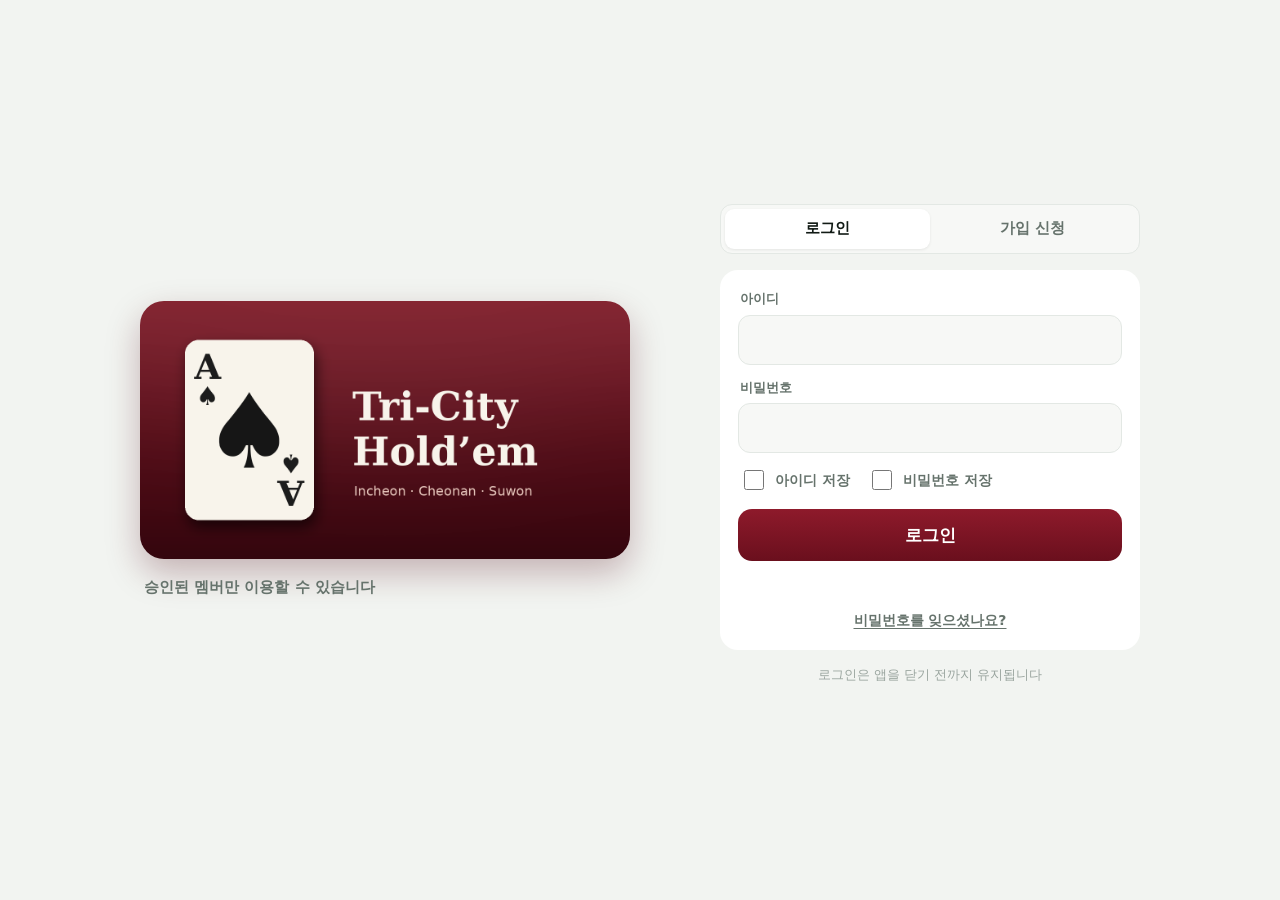
<file: index.html>
<!doctype html>
<html lang="ko">
<head>
<meta charset="utf-8">
<script>
/* 로그인 전이면 화면을 그리기 전에 바로 로그인 페이지로 이동 (메인 화면이 잠깐 보이는 현상 방지) */
(function () { try { if (!sessionStorage.getItem('holdem_token')) {
  var here = location.pathname.split('/').pop() || 'index.html';
  location.replace('login.html?next=' + encodeURIComponent(here + location.search + location.hash));
} } catch (e) {} })();
</script>
<meta name="description" content="Standings, stack trends, monthly report and game log of Tri-City Hold’em, our league across Incheon, Cheonan and Suwon.">
<meta property="og:type" content="website">
<meta property="og:site_name" content="Tri-City Hold’em">
<meta property="og:title" content="Tri-City Hold’em">
<meta property="og:description" content="Standings, stack trends, monthly report and game log of Tri-City Hold’em, our league across Incheon, Cheonan and Suwon.">
<meta property="og:url" content="https://jaein84.github.io/Holdem/">
<meta property="og:image" content="https://jaein84.github.io/Holdem/og-tricity.png">
<meta property="og:image:width" content="1200">
<meta property="og:image:height" content="630">
<meta name="twitter:card" content="summary_large_image">
<meta name="robots" content="noindex, nofollow">
<meta name="viewport" content="width=device-width, initial-scale=1, viewport-fit=cover">
<meta name="apple-mobile-web-app-capable" content="yes">
<meta name="mobile-web-app-capable" content="yes">
<link rel="manifest" href="manifest.webmanifest">
<meta name="apple-mobile-web-app-status-bar-style" content="black-translucent">
<meta name="apple-mobile-web-app-title" content="Tri-City">
<meta name="theme-color" content="#F2F4F1" media="(prefers-color-scheme: light)">
<meta name="theme-color" content="#0A0D0B" media="(prefers-color-scheme: dark)">
<title>Tri-City Hold’em</title>
<link rel="icon" type="image/png" href="apple-touch-icon.png">
<link rel="apple-touch-icon" href="apple-touch-icon.png">
<link rel="stylesheet" href="app.css?v=1">
<style>

body { padding-bottom: calc(76px + env(safe-area-inset-bottom, 0px)); }
.topline { display: flex; justify-content: space-between; align-items: center; padding-top: 10px; color: var(--sub); font-size: 13px; font-weight: 600; }
.top-actions { display: flex; align-items: center; gap: 12px; }
.pend { display: inline-grid; place-items: center; min-width: 18px; height: 18px; padding: 0 5px; border-radius: 999px; background: var(--warn); color: #fff; font-size: 11px; }
.me { display: flex; align-items: center; gap: 8px; font-size: 13px; font-weight: 700; color: var(--sub); }
.me-btn { border: 0; background: var(--surface); color: var(--ink); font-size: 13px; font-weight: 700; padding: 6px 12px; border-radius: 999px; }
.sheet { position: fixed; inset: 0; z-index: 60; display: grid; align-items: end; background: rgba(0,0,0,.45); }
.sheet-in { background: var(--surface); border-radius: 22px 22px 0 0; padding: 18px 20px calc(20px + env(safe-area-inset-bottom, 0px)); max-width: 480px; width: 100%; margin: 0 auto; max-height: 92vh; overflow: auto; }
.sheet-head { display: flex; justify-content: space-between; align-items: center; gap: 10px;
  position: sticky; top: -18px; z-index: 3; background: var(--surface); margin: -18px -20px 0; padding: 18px 20px 10px; }
.sheet-in { overscroll-behavior: contain; -webkit-overflow-scrolling: touch; }
.sheet { overscroll-behavior: contain; }

.sheet-head h2 { margin: 0; font-size: 20px; font-weight: 800; }
.sheet-x { border: 0; background: var(--surface-2); width: 34px; height: 34px; border-radius: 50%; font-size: 15px; color: var(--sub); }
.sheet-sub { color: var(--sub); font-size: 13.5px; margin: 4px 0 14px; }
.sf { display: block; margin-bottom: 10px; }
.sf span { display: block; font-size: 13px; font-weight: 700; color: var(--sub); margin: 0 2px 5px; }
.sf input { width: 100%; height: 46px; border: 1px solid var(--line); border-radius: 12px; background: var(--surface-2); padding: 0 12px; font-size: 16px; }
.sheet-msg { min-height: 20px; margin: 2px 2px 8px; font-size: 13.5px; font-weight: 600; color: var(--sub); }
.sheet-msg.bad { color: var(--warn); } .sheet-msg.ok { color: #1F9D62; }
.sheet-btn { width: 100%; height: 48px; border: 0; border-radius: 12px; background: var(--brand); color: #fff; font-size: 16px; font-weight: 800; }
.sheet-btn:disabled { background: var(--line); color: var(--faint); }
.sheet-out { width: 100%; height: 46px; margin-top: 10px; border: 0; border-radius: 12px; background: var(--surface-2); color: var(--warn); font-size: 15px; font-weight: 700; }
@media (orientation: landscape) and (max-height: 500px) { .sheet { align-items: center; } .sheet-in { border-radius: 18px; max-height: 96vh; } }
.me-out { border: 0; background: var(--surface); color: var(--sub); font-size: 12px; font-weight: 700; padding: 4px 10px; border-radius: 999px; }
.top-link { color: var(--brand); text-decoration: none; font-weight: 700; font-size: 14px; }
:root[data-theme="dark"] .top-link { color: var(--gold); }
@media (prefers-color-scheme: dark) { :root:not([data-theme="light"]) .top-link { color: var(--gold); } }
.icon-btn { width: 36px; height: 36px; border-radius: 50%; border: 0; background: var(--surface); color: var(--sub); display: grid; place-items: center; }
.icon-btn.spin svg { animation: spin .8s linear infinite; }
@keyframes spin { to { transform: rotate(360deg); } }

/* 선두 카드 */
.leader {
  position: relative; overflow: hidden; border-radius: 20px; padding: 20px 20px 18px; color: #F4F1E8;
  background: radial-gradient(140% 120% at 100% 0%, rgba(255,255,255,.10), transparent 55%), linear-gradient(160deg, var(--brand), var(--brand-2));
}
.leader::after { content: "♠"; position: absolute; right: -6px; bottom: -40px; font-size: 170px; line-height: 1; color: rgba(255,255,255,.06); pointer-events: none; }
.leader-label { font-size: 13px; font-weight: 600; color: rgba(244,241,232,.72); display: flex; align-items: center; gap: 6px; }
.leader-label .crown { color: #E9C46A; }
.leader-name { display: flex; align-items: center; gap: 8px; font-size: 20px; font-weight: 700; margin-top: 8px; }
.leader-name .chip { width: 14px; height: 14px; }
.leader-value { font-size: 52px; font-weight: 800; letter-spacing: -.03em; line-height: 1.05; margin-top: 2px; }
.leader-sub { font-size: 14px; color: rgba(244,241,232,.75); margin-top: 6px; }

/* 순위 리스트 */
.rank-list { list-style: none; padding: 0; margin-top: 0; }
.rank-row { display: grid; grid-template-columns: 26px 1fr auto; align-items: center; gap: 4px 10px; padding: 13px 16px 12px; border: 0; width: 100%; background: none; text-align: left; }
.rank-list li + li .rank-row { border-top: 1px solid var(--line); }
.rank-no { font-size: 15px; font-weight: 800; color: var(--faint); }
li:first-child .rank-no { color: var(--gold); }
.rank-name { display: flex; align-items: center; gap: 6px 8px; flex-wrap: wrap; font-weight: 700; font-size: 16px; min-width: 0; }
.rank-meta { grid-column: 2; font-size: 12.5px; color: var(--sub); }
.rank-meta b { font-weight: 700; }
.rank-val { grid-row: 1 / span 2; grid-column: 3; text-align: right; font-size: 20px; font-weight: 800; letter-spacing: -.02em; }
.rank-bar { grid-column: 2 / 4; position: relative; height: 4px; border-radius: 2px; background: var(--surface-2); margin-top: 4px; }
.rank-bar::before { content: ""; position: absolute; left: 50%; top: -3px; bottom: -3px; width: 1px; background: var(--line); }
.rank-bar span { position: absolute; top: 0; bottom: 0; border-radius: 2px; }
.rank-bar .up { left: 50%; background: var(--pos); } .rank-bar .down { right: 50%; background: var(--neg); }

.stat-grid { display: grid; grid-template-columns: 1fr 1fr; gap: 10px; }
.stat { background: var(--surface); border-radius: 16px; padding: 14px 14px 12px; }
.stat-k { font-size: 12.5px; color: var(--sub); font-weight: 600; }
.stat-v { font-size: 24px; font-weight: 800; letter-spacing: -.02em; margin-top: 2px; }
.stat-d { font-size: 12.5px; color: var(--sub); }
.status { color: var(--faint); font-size: 12.5px; text-align: center; margin: 22px 0 8px; }

/* 추이 */
.chart-card { padding: 16px 0 6px; }
.readout { padding: 0 16px; min-height: 76px; }
.ro-label { font-size: 13px; color: var(--sub); font-weight: 600; display: flex; align-items: center; gap: 6px; }
.ro-value { font-size: 34px; font-weight: 800; letter-spacing: -.03em; line-height: 1.15; }
.ro-date { font-size: 12.5px; color: var(--sub); }
#trend { display: block; width: 100%; touch-action: none; user-select: none; -webkit-user-select: none; }
#trend text { fill: var(--faint); font-size: 11px; font-family: var(--font); }
.trend-note { display: flex; align-items: center; gap: 8px; padding: 6px 16px 8px; font-size: 13px; color: var(--sub); font-weight: 600; }
.trend-note .key { width: 22px; height: 0; border-top: 2px dashed var(--c); flex: none; }
.trend-note b { font-weight: 800; }
.at-list { list-style: none; padding: 0; }
.at-row { display: flex; align-items: center; gap: 10px; padding: 11px 16px; }
.at-row + .at-row { border-top: 1px solid var(--line); }
.at-row .n { color: var(--faint); font-weight: 800; width: 18px; font-size: 14px; }
.at-row .nm { flex: 1; display: flex; align-items: center; gap: 8px; font-weight: 600; }
.at-row .v { font-weight: 800; }
.tiles { display: grid; grid-template-columns: 1fr 1fr; gap: 10px; }
.form { display: flex; gap: 4px; margin-top: 6px; }
.form i { width: 18px; height: 18px; border-radius: 5px; background: var(--zero); display: block; }
.form i.w { background: var(--pos); } .form i.l { background: var(--neg); }

/* 월별 */
.month-card { padding: 18px 16px 8px; }
.mc-head { display: flex; justify-content: space-between; align-items: baseline; }
.mc-title { font-size: 20px; font-weight: 800; }
.mc-count { font-size: 13px; color: var(--sub); font-weight: 600; }
.mc-mvp { font-size: 13.5px; color: var(--sub); margin: 4px 0 14px; }
.mc-mvp b { color: var(--ink); }
.dv { display: grid; grid-template-columns: 72px 1fr 58px; align-items: center; gap: 10px; padding: 9px 0; }
.dv + .dv { border-top: 1px solid var(--line); }
.dv-name { display: flex; align-items: center; gap: 6px; font-size: 14px; font-weight: 600; white-space: nowrap; overflow: hidden; }
.dv-track { position: relative; height: 22px; }
.dv-track::before { content: ""; position: absolute; left: 50%; top: 0; bottom: 0; width: 1px; background: var(--line); }
.dv-track span { position: absolute; top: 3px; bottom: 3px; border-radius: 4px; transform-origin: var(--o); animation: grow .5s cubic-bezier(.2,.8,.2,1) both; }
.dv-track .up { left: 50%; background: var(--pos); --o: left; } .dv-track .down { right: 50%; background: var(--neg); --o: right; }
.dv-track .none { left: calc(50% - 12px); width: 24px; top: 10px; bottom: 10px; background: var(--line); }
@keyframes grow { from { transform: scaleX(0); } }
.dv-val { text-align: right; font-weight: 800; font-size: 15px; }
.dv-val.absent { color: var(--faint); font-weight: 500; font-size: 13px; }
.mvp-list { list-style: none; padding: 0; margin-top: 0; }
.mvp-row { display: grid; grid-template-columns: 70px 1fr auto; gap: 10px; align-items: center; width: 100%; padding: 12px 16px; border: 0; background: none; text-align: left; }
.mvp-list li + li .mvp-row { border-top: 1px solid var(--line); }
.mvp-row .m { color: var(--sub); font-size: 14px; font-weight: 600; }
.mvp-row .nm { display: flex; align-items: center; gap: 8px; font-weight: 700; }
.mvp-row .v { font-weight: 800; }
.mvp-row[aria-current="true"] { background: var(--surface-2); }

/* 경기 기록 */
.g-month { font-size: 13px; color: var(--sub); font-weight: 700; margin: 18px 4px 8px; }
.game { background: var(--surface); border-radius: 16px; padding: 14px 16px; margin-bottom: 10px; }
.game-head { display: flex; align-items: center; gap: 8px; margin-bottom: 8px; }
.game-date { font-size: 17px; font-weight: 800; }
.game-dow { color: var(--sub); font-size: 13px; font-weight: 600; }
.tag { margin-left: auto; font-size: 12px; font-weight: 700; padding: 3px 9px; border-radius: 999px; background: color-mix(in srgb, var(--pc) 18%, transparent); color: color-mix(in srgb, var(--pc) 75%, var(--ink)); }
.edit-link { margin-left: auto; font-size: 12px; font-weight: 700; color: var(--sub); text-decoration: none; padding: 3px 9px; border-radius: 999px; background: var(--surface-2); }
.game-head .tag + .edit-link { margin-left: 6px; }
.game-res { display: grid; grid-template-columns: 1fr 1fr; gap: 6px 16px; }
.gr { display: flex; justify-content: space-between; align-items: center; font-size: 14.5px; }
.gr .nm { display: flex; align-items: center; gap: 6px; font-weight: 600; }
.gr .v { font-weight: 800; }
.game-warn { margin-top: 8px; font-size: 12.5px; color: var(--warn); font-weight: 600; }
.empty { text-align: center; color: var(--sub); padding: 40px 0; }

/* 탭바 */
.tabbar { position: fixed; left: 0; right: 0; bottom: 0; z-index: 20; display: grid; grid-template-columns: repeat(5, 1fr);
  padding: 6px 8px calc(6px + env(safe-area-inset-bottom, 0px)); background: var(--surface); border-top: 1px solid var(--line); }
.tabbar button { border: 0; background: none; display: flex; flex-direction: column; align-items: center; gap: 2px; padding: 6px 0; font-size: 11px; font-weight: 600; color: var(--faint); }
.tabbar svg { width: 25px; height: 25px; fill: none; stroke: currentColor; stroke-width: 1.8; stroke-linecap: round; stroke-linejoin: round; }
.tabbar button[aria-current="page"] { color: var(--ink); }
.view.switching { animation: fade .2s ease both; }
@keyframes fade { from { opacity: 0; } }

/* ===== 넓은 화면: 폴더블(펼침)·태블릿 ===== */
.rank-grid, .trend-grid, .month-grid { display: block; }
@media (min-width: 720px), (orientation: landscape) and (max-height: 500px) and (min-width: 600px) {
  .app { max-width: 980px; padding: 0 28px; }
  .large-title { font-size: 34px; }
  .rank-grid { display: grid; grid-template-columns: 1fr 1fr; grid-template-areas: "leader rank" "stats rank"; gap: 0 22px; align-items: start; }
  .rank-grid .leader { grid-area: leader; margin-top: 30px; }
  .rank-block { grid-area: rank; }
  .stats-block { grid-area: stats; }
  .tiles { grid-template-columns: repeat(3, 1fr); }
  .month-grid { display: grid; grid-template-columns: 1.15fr 1fr; gap: 22px; align-items: start; }
  .mvp-block .group-title { margin-top: 0; }
  .month-card { margin-bottom: 0; }
  #games-list { display: grid; grid-template-columns: 1fr 1fr; gap: 0 12px; align-items: start; }
  #games-list .g-month, #games-list .empty { grid-column: 1 / -1; }
  .scroller { margin: 0 0 14px; padding: 2px 0; flex-wrap: wrap; overflow: visible; }
  .toast { bottom: calc(100px + env(safe-area-inset-bottom, 0px)); }
}
/* ===== PC: 왼쪽 세로 메뉴 ===== */
@media (min-width: 1100px) {
  body { padding-bottom: 32px; padding-left: 96px; }
  .app { max-width: 1200px; padding: 8px 40px 0; }
  .large-title { font-size: 38px; margin-top: 18px; }
  .tabbar { top: 0; right: auto; width: 96px; grid-template-columns: 1fr; grid-auto-rows: 76px; align-content: start;
    padding: calc(24px + env(safe-area-inset-top, 0px)) 8px 24px; border-top: 0; border-right: 1px solid var(--line); }
  .tabbar button { border-radius: 14px; gap: 4px; font-size: 12px; }
  .tabbar button[aria-current="page"] { background: var(--surface); }
  .rank-grid { grid-template-columns: 1.1fr 1fr; gap: 0 28px; }
  .stat-grid { grid-template-columns: 1fr 1fr; }
  .trend-grid { display: grid; grid-template-columns: minmax(0, 2fr) minmax(300px, 1fr); gap: 24px; align-items: start; }
  .trend-grid .chart-card { margin-bottom: 0; }
  #trend-detail .group-title { margin-top: 0; }
  .tiles { grid-template-columns: 1fr 1fr; }
  #games-list { grid-template-columns: repeat(3, 1fr); }
  .toast { bottom: 32px; left: calc(50% + 48px); }
}

/* ===== 공통: 글자 자동 확대 방지, 가로 모드 노치 영역 피하기 ===== */
.app { padding-left: max(16px, env(safe-area-inset-left, 0px)); padding-right: max(16px, env(safe-area-inset-right, 0px)); }
/* ===== 휴대폰 가로 모드: 하단 탭바 → 왼쪽 세로 메뉴로, 세로 공간 확보 ===== */
@media (orientation: landscape) and (max-height: 500px) {
  body { padding-bottom: 16px; padding-left: calc(76px + env(safe-area-inset-left, 0px)); }
  .app { padding-left: 20px; padding-right: max(20px, env(safe-area-inset-right, 0px)); }
  .tabbar { top: 0; right: auto; width: calc(76px + env(safe-area-inset-left, 0px)); grid-template-columns: 1fr; grid-auto-rows: 62px; align-content: center;
    padding: 8px 6px 8px calc(6px + env(safe-area-inset-left, 0px)); border-top: 0; border-right: 1px solid var(--line); }
  .tabbar button { border-radius: 12px; }
  .tabbar button[aria-current="page"] { background: var(--surface); }
  .large-title { font-size: 26px; margin-top: 8px; }
  .caption { margin-bottom: 12px; }
  .leader { padding: 16px 18px 14px; }
  .leader-value { font-size: 42px; }
  .rank-grid .leader { margin-top: 30px; }
  .readout { min-height: 64px; }
  .ro-value { font-size: 28px; }
  .toast { bottom: 20px; left: calc(50% + 38px); }
}

/* ===== 시즌 ===== */
.title-row { display: flex; align-items: center; justify-content: space-between; gap: 6px 10px; flex-wrap: wrap; margin-top: 14px; }
.title-row .large-title { margin: 0; flex: 1 1 100%; }
.season-sel { flex: none; margin-left: auto; height: 34px; border-radius: 999px; border: 1px solid var(--line); background: var(--surface); color: var(--ink);
  font-size: 13.5px; font-weight: 800; padding: 0 30px 0 14px; -webkit-appearance: none; appearance: none;
  background-image: linear-gradient(45deg, transparent 50%, var(--sub) 50%), linear-gradient(135deg, var(--sub) 50%, transparent 50%);
  background-position: calc(100% - 15px) 15px, calc(100% - 10px) 15px; background-size: 5px 5px; background-repeat: no-repeat; }
.title-row + .caption { margin-top: 4px; }
.rank-meta2 { grid-column: 2; font-size: 12px; color: var(--faint); margin-top: 1px; }
.rank-meta2 b { font-weight: 700; }
.rank-row.absent { opacity: .55; }
.rank-row.absent .rank-val { color: var(--faint); font-size: 15px; }
.season-extra { display: grid; gap: 0 22px; }
.all-table { width: 100%; border-collapse: collapse; font-size: 14px; }
.all-table th { font-size: 12px; color: var(--sub); font-weight: 600; text-align: right; padding: 10px 12px 6px; }
.all-table th:first-child, .all-table td:first-child { text-align: left; }
.all-table td { padding: 10px 12px; border-top: 1px solid var(--line); text-align: right; font-weight: 700; white-space: nowrap; }
.all-table td.nm { display: flex; align-items: center; gap: 8px; }
.all-table td.r { color: var(--faint); font-weight: 800; width: 34px; }
.all-table td.sub { color: var(--sub); font-weight: 600; }
.champ-list { list-style: none; padding: 0; margin-top: 0; }
.champ { display: grid; grid-template-columns: 84px 1fr auto; align-items: center; gap: 10px; padding: 12px 16px; }
.champ + .champ { border-top: 1px solid var(--line); }
.champ .sn { font-weight: 800; font-size: 15px; }
.champ .sr { display: block; font-size: 11.5px; color: var(--faint); font-weight: 600; }
.champ .nm { display: flex; align-items: center; gap: 8px; font-weight: 700; }
.champ .st { font-size: 12px; color: var(--sub); font-weight: 600; display: block; }
.champ .v { font-weight: 800; text-align: right; }
.champ.live .sn::after { content: "진행 중"; display: block; font-size: 11px; color: var(--gold); font-weight: 700; }
.scope { display: inline-flex; float: right; margin: -4px 12px 0 0; background: var(--surface-2); border-radius: 10px; padding: 3px; }
.scope button { border: 0; background: none; height: 28px; padding: 0 12px; border-radius: 8px; font-size: 12.5px; font-weight: 700; color: var(--sub); }
.scope button[aria-pressed="true"] { background: var(--surface); color: var(--ink); box-shadow: 0 1px 3px rgba(0,0,0,.08); }
.empty-card { background: var(--surface); border-radius: 16px; padding: 26px 16px; text-align: center; color: var(--sub); font-size: 14px; }
.mvp-sec { padding: 10px 16px 6px; font-size: 12px; font-weight: 800; color: var(--sub); background: var(--surface-2); }
.past { background: var(--surface); border-radius: 16px; margin-bottom: 10px; overflow: hidden; }
.past summary { list-style: none; cursor: pointer; padding: 14px 16px; font-weight: 800; display: flex; justify-content: space-between; align-items: center; }
.past summary::-webkit-details-marker { display: none; }
.past summary::after { content: "▸"; color: var(--faint); transition: transform .15s; }
.past[open] summary::after { transform: rotate(90deg); }
.past summary .c { color: var(--sub); font-weight: 600; font-size: 13px; margin-left: auto; margin-right: 10px; }
.past .past-in { padding: 0 10px 6px; background: var(--bg); }
.past .past-in .game { margin-left: 0; margin-right: 0; }
.tile-sub { font-size: 12.5px; color: var(--sub); }
#season-sum:empty { display: none; }
@media (min-width: 720px), (orientation: landscape) and (max-height: 500px) and (min-width: 600px) {
  .season-extra { grid-template-columns: 1fr 1fr; align-items: start; }
}


/* ===== 게시판 ===== */
.tab-ic { position: relative; display: inline-flex; }
.new-dot { position: absolute; top: -1px; right: -4px; width: 8px; height: 8px; border-radius: 50%; background: var(--warn); border: 2px solid var(--surface); }
.write-btn { flex: none; margin-left: auto; height: 34px; padding: 0 16px; border: 1px solid var(--line); border-radius: 999px; background: var(--surface); color: var(--ink); font-size: 13.5px; font-weight: 800; }
.post { display: block; width: 100%; text-align: left; border: 0; background: var(--surface); border-radius: 16px; padding: 14px 16px; margin-bottom: 10px; color: var(--ink); }
.post.notice { box-shadow: inset 3px 0 0 var(--gold); }
.post-top { display: flex; align-items: center; gap: 8px; }
.ptype { font-size: 11.5px; font-weight: 800; padding: 2px 8px; border-radius: 999px; background: var(--surface-2); color: var(--sub); flex: none; }
.ptype.notice { background: color-mix(in srgb, var(--gold) 22%, transparent); color: var(--ink); }
.post-title { font-weight: 800; font-size: 15.5px; overflow: hidden; text-overflow: ellipsis; white-space: nowrap; min-width: 0; }
.post-pre { font-size: 13.5px; color: var(--sub); margin-top: 5px; overflow: hidden; display: -webkit-box; -webkit-line-clamp: 2; -webkit-box-orient: vertical; line-height: 1.45; }
.post-info { font-size: 12px; color: var(--faint); margin-top: 6px; font-weight: 600; }
.post-h { margin: 8px 0 4px; font-size: 20px; font-weight: 800; line-height: 1.35; word-break: break-word; }
.post-meta { margin: 0 0 14px; color: var(--sub); font-size: 13px; font-weight: 600; }
.post-body { white-space: pre-wrap; word-break: break-word; font-size: 15.5px; line-height: 1.65; padding: 14px 0; border-top: 1px solid var(--line); }
.post-acts { display: flex; gap: 8px; margin-top: 8px; }
.post-acts button { flex: 1; height: 44px; border: 0; border-radius: 12px; background: var(--surface-2); color: var(--ink); font-weight: 700; font-size: 15px; }
.post-acts button.del { color: var(--warn); }
.type-seg { display: grid; grid-template-columns: 1fr 1fr; background: var(--surface-2); border-radius: 12px; padding: 4px; }
.type-seg button { border: 0; background: none; height: 38px; border-radius: 9px; font-weight: 700; font-size: 14.5px; color: var(--sub); }
.type-seg button[aria-pressed="true"] { background: var(--surface); color: var(--ink); box-shadow: 0 1px 3px rgba(0,0,0,.08); }
.type-seg button:disabled { opacity: .4; }
.sf textarea { width: 100%; border: 1px solid var(--line); border-radius: 12px; background: var(--surface-2); padding: 12px; font-size: 16px; line-height: 1.5; resize: vertical; min-height: 160px; font-family: inherit; }
.sf input[readonly] { color: var(--sub); }
.sf em { font-style: normal; float: right; font-weight: 600; color: var(--faint); }
@media (min-width: 720px), (orientation: landscape) and (max-height: 500px) and (min-width: 600px) {
  #board-list { display: grid; grid-template-columns: 1fr 1fr; gap: 0 12px; align-items: start; }
  #board-list .empty { grid-column: 1 / -1; }
}

/* iOS 홈 화면 앱: 내용이 짧은 화면에서는 기기가 화면 높이를 상태표시줄만큼 짧게 계산해
   하단 탭바가 위로 떠 보이는 문제 → 문서를 항상 화면보다 조금 길게 만들어 정상 높이로 계산되게 함 */
body { min-height: calc(100vh + env(safe-area-inset-top, 0px) + 1px); min-height: calc(100lvh + env(safe-area-inset-top, 0px) + 1px); }

/* 내용이 짧은 탭(게시판 등)도 항상 스크롤이 생길 만큼의 높이를 확보 → 다른 탭과 같은 방식으로 화면 높이가 계산됨 */
.view { min-height: calc(100vh + 120px); }

/* ===== 댓글 ===== */
.cmts { margin-top: 18px; border-top: 1px solid var(--line); padding-top: 14px; }
.cmt-head { font-size: 13.5px; font-weight: 800; color: var(--sub); margin-bottom: 8px; }
.cmt { padding: 10px 0; }
.cmt + .cmt { border-top: 1px solid var(--line); }
.cmt-top { display: flex; align-items: center; gap: 8px; font-size: 13px; }
.cmt-top b { font-weight: 800; }
.cmt-top .t { color: var(--faint); font-weight: 600; }
.cmt-top .mine { font-size: 11px; font-weight: 700; color: var(--sub); background: var(--surface-2); padding: 1px 6px; border-radius: 999px; }
.cmt-top button { margin-left: auto; border: 0; background: none; color: var(--warn); font-size: 12.5px; font-weight: 700; padding: 2px 4px; }
.cmt-body { margin-top: 3px; font-size: 14.5px; line-height: 1.55; white-space: pre-wrap; word-break: break-word; }
.cmt-empty { color: var(--faint); font-size: 13.5px; padding: 6px 0 10px; }
.cmt-form { display: flex; gap: 8px; align-items: flex-end; margin-top: 10px; position: sticky; bottom: 0; background: var(--surface); padding: 8px 0 2px; }
.cmt-form textarea { flex: 1; min-height: 42px; max-height: 140px; border: 1px solid var(--line); border-radius: 12px; background: var(--surface-2); padding: 10px 12px; font-size: 16px; line-height: 1.4; resize: none; font-family: inherit; color: var(--ink); }
.cmt-form button { flex: none; height: 42px; padding: 0 16px; border: 0; border-radius: 12px; background: var(--brand); color: #fff; font-weight: 800; font-size: 14.5px; }
.cmt-form button:disabled { background: var(--line); color: var(--faint); }
.post-cnt { margin-left: auto; flex: none; font-size: 12px; font-weight: 700; color: var(--sub); }

/* ===== 왕관 배지: 지난 시즌 우승 + 현재 시즌 선두, 가운데에 시즌 번호 ===== */
.crowns { display: inline-flex; gap: 2px; vertical-align: middle; flex: none; }
.crown-b { display: inline-block; width: 28px; height: 20.5px; vertical-align: middle; filter: drop-shadow(0 1px 1px rgba(90, 60, 0, .28)); }
.crown-b svg { display: block; width: 100%; height: 100%; overflow: visible; }
.crown-b text { font-family: -apple-system, BlinkMacSystemFont, "SF Pro Text", "Helvetica Neue", Arial, sans-serif; font-size: 11px; font-weight: 700;
  fill: #FFFFFF; stroke: #8C5E06; stroke-width: 1.4px; paint-order: stroke; stroke-linejoin: round; }
.leader-name .crown-b { width: 32px; height: 23.5px; }
.cmt-top .crowns, .post-info .crowns { margin-left: 2px; }
.cmt-top .crown-b, .post-info .crown-b, .pill .crown-b { width: 24px; height: 17.6px; }

/* 왕관이 붙는 좁은 자리 정리 */
.dv { grid-template-columns: 118px 1fr 70px; }
.dv-val { white-space: nowrap; }
.dv-name { min-width: 0; }
.dv-name .crowns, .mvp-row .crowns, .at-row .crowns, .champ .crowns, .stat-d .crowns, .ro-label .crowns, .mc-mvp .crowns, .ro-value .crowns, .group-title .crowns { margin-left: 2px; }
.dv-name .crown-b, .mvp-row .crown-b, .at-row .crown-b, .champ .crown-b, .stat-d .crown-b, .ro-label .crown-b, .mc-mvp .crown-b, .group-title .crown-b { width: 22px; height: 16px; }
.ro-value .crown-b { width: 30px; height: 22px; }

.leader-value .u, .ro-value .u, .stat-v .u { font-size: .5em; margin-left: 2px; }

/* ===== 전적 탭 ===== */
.subseg { display: grid; grid-template-columns: repeat(4, 1fr); background: var(--surface-2); border: 1px solid var(--line); border-radius: 12px; padding: 3px; margin: 0 0 14px; }
.subseg button { border: 0; background: none; height: 34px; border-radius: 9px; font-weight: 700; font-size: 13px; color: var(--sub); white-space: nowrap; }
.subseg button[aria-selected="true"] { background: var(--surface); color: var(--ink); box-shadow: 0 1px 3px rgba(0,0,0,.08); }
.vs { padding: 14px 16px; }
.vs + .vs { border-top: 1px solid var(--line); }
.vs-head { display: flex; align-items: center; gap: 6px; font-weight: 800; font-size: 15.5px; }
.vs-head .n { margin-left: auto; font-size: 12.5px; color: var(--sub); font-weight: 600; }
.vs-line { display: flex; justify-content: space-between; gap: 10px; font-size: 13.5px; margin-top: 6px; color: var(--sub); font-weight: 600; }
.vs-line b { font-weight: 800; }
.vs-bar { display: flex; height: 8px; border-radius: 4px; overflow: hidden; margin-top: 8px; background: var(--surface-2); }
.vs-bar span { display: block; height: 100%; }
.vs-verdict { margin-top: 6px; font-size: 12.5px; font-weight: 700; }
.vs-verdict.up { color: var(--pos); } .vs-verdict.down { color: var(--neg); } .vs-verdict.even { color: var(--sub); }
.pl-row { padding: 12px 16px; }
.pl-row + .pl-row { border-top: 1px solid var(--line); }
.pl-top { display: flex; align-items: center; gap: 6px; font-weight: 800; }
.pl-line { font-size: 13px; color: var(--sub); margin-top: 4px; font-weight: 600; line-height: 1.5; }
.pl-line b { font-weight: 800; }
.awards { display: grid; grid-template-columns: 1fr 1fr; gap: 10px; }
.award { background: var(--surface); border-radius: 16px; padding: 14px 14px 12px; }
.award.main { grid-column: 1 / -1; background: linear-gradient(160deg, var(--brand), var(--brand-2)); color: #F4F1E8; }
.award-k { font-size: 12.5px; font-weight: 700; color: var(--sub); }
.award.main .award-k { color: rgba(244,241,232,.75); }
.award-who { display: flex; align-items: center; gap: 6px; flex-wrap: wrap; font-size: 16px; font-weight: 800; margin-top: 6px; }
.award.main .award-who { font-size: 22px; }
.award-v { font-size: 13px; font-weight: 700; margin-top: 3px; color: var(--sub); }
.award.main .award-v { color: rgba(244,241,232,.85); font-size: 15px; }
.award-note { font-size: 12px; color: var(--faint); margin: 10px 4px 0; line-height: 1.5; }
@media (min-width: 720px), (orientation: landscape) and (max-height: 500px) and (min-width: 600px) {
  .awards { grid-template-columns: repeat(3, 1fr); }
  #sub-h2h .group, #sub-place .two-col { display: grid; grid-template-columns: 1fr 1fr; }
  #sub-h2h .vs + .vs { border-top: 0; }
  #sub-h2h .vs { border-bottom: 1px solid var(--line); }
}

/* ===== 순위 변동 ===== */
.rank-no { display: flex; flex-direction: column; align-items: flex-start; line-height: 1.15; }
.dlt { font-style: normal; font-size: 10.5px; font-weight: 800; margin-top: 1px; letter-spacing: -.02em; }
.dlt.up { color: var(--pos); } .dlt.down { color: var(--neg); } .dlt.same { color: var(--faint); } .dlt.new { color: var(--gold); }
.all-table td.r { white-space: nowrap; }
.all-table .dlt { margin-left: 2px; }
/* ===== 공유 버튼 ===== */
.gt-row { display: flex; align-items: center; justify-content: space-between; }
.share-btn { border: 1px solid var(--line); background: var(--surface); color: var(--sub); font-size: 12px; font-weight: 700; padding: 3px 10px; border-radius: 999px; }
.game-head .share-link { margin-left: 6px; font-size: 12px; font-weight: 700; color: var(--sub); padding: 3px 9px; border-radius: 999px; background: var(--surface-2); border: 0; }
.game-head .tag + .share-link, .game-head .share-link:first-of-type { margin-left: auto; }
.game-head .share-link + .edit-link { margin-left: 6px; }
/* ===== 다음 모임 ===== */
.ev-card { background: var(--surface); border-radius: 18px; padding: 14px 16px; margin: 0 0 16px; border: 1px solid var(--line); }
.ev-top { display: flex; align-items: center; gap: 8px; }
.ev-badge { font-size: 11.5px; font-weight: 800; color: #fff; background: var(--brand); padding: 2px 9px; border-radius: 999px; }
.ev-dday { font-size: 12px; font-weight: 800; color: var(--gold); }
.ev-edit { margin-left: auto; border: 0; background: none; color: var(--sub); font-size: 12.5px; font-weight: 700; }
.ev-when { font-size: 19px; font-weight: 800; margin-top: 8px; }
.ev-where { font-size: 14px; color: var(--sub); font-weight: 600; margin-top: 2px; }
.ev-note { font-size: 13.5px; margin-top: 6px; white-space: pre-wrap; }
.ev-who { font-size: 13px; color: var(--sub); margin-top: 8px; line-height: 1.55; }
.ev-who b { color: var(--ink); }
.ev-rsvp { display: grid; grid-template-columns: repeat(3, 1fr); gap: 6px; margin-top: 12px; }
.ev-rsvp button { height: 40px; border-radius: 11px; border: 1px solid var(--line); background: var(--surface-2); color: var(--ink); font-weight: 800; font-size: 14px; }
.ev-rsvp button[aria-pressed="true"][data-s="yes"] { background: var(--brand); border-color: var(--brand); color: #fff; }
.ev-rsvp button[aria-pressed="true"][data-s="maybe"] { background: var(--gold); border-color: var(--gold); color: #fff; }
.ev-rsvp button[aria-pressed="true"][data-s="no"] { background: var(--sub); border-color: var(--sub); color: #fff; }
.ev-add { display: block; width: 100%; border: 1.5px dashed var(--line); background: none; border-radius: 16px; padding: 12px; color: var(--sub); font-weight: 700; font-size: 14px; margin: 0 0 16px; }
.ev-more { margin-top: 10px; font-size: 12.5px; color: var(--sub); }
.ev-more button { border: 0; background: none; color: var(--sub); text-decoration: underline; font-weight: 700; font-size: 12.5px; padding: 0; }
/* ===== 개인 프로필 ===== */
#pf-name { display: flex; align-items: center; gap: 8px; }
.pf-tiles { display: grid; grid-template-columns: repeat(2, 1fr); gap: 8px; margin: 6px 0 14px; }
.pf-tiles .stat { background: var(--surface-2); }
.pf-sec { font-size: 13px; font-weight: 800; color: var(--sub); margin: 16px 0 8px; }
.pf-table { width: 100%; border-collapse: collapse; font-size: 13.5px; }
.pf-table th { font-size: 12px; color: var(--sub); font-weight: 600; text-align: right; padding: 4px 6px; }
.pf-table th:first-child, .pf-table td:first-child { text-align: left; }
.pf-table td { padding: 8px 6px; border-top: 1px solid var(--line); text-align: right; font-weight: 700; white-space: nowrap; }
.pf-spark { width: 100%; height: 70px; display: block; }
.pf-pair { display: grid; grid-template-columns: 1fr 1fr; gap: 8px; }
.pf-pair .stat { background: var(--surface-2); }
.pf-btn { width: 100%; height: 46px; margin-top: 16px; border: 0; border-radius: 12px; background: var(--ink); color: var(--surface); font-weight: 800; font-size: 15px; }
[data-profile] { cursor: pointer; }
.rank-meta b, .rank-meta2 b, .stat-d b, .pl-line b, .vs-line b, .ev-who b { white-space: nowrap; }
.pf-pair .stat-v, .pf-tiles .stat-v { display: flex; align-items: center; gap: 6px; flex-wrap: wrap; }

/* ===== 팝업: 화면 가운데, 위아래 여백을 넉넉히 (뒤로 메인 화면이 비쳐 보임) ===== */
.sheet.popup { align-items: center; padding: calc(64px + env(safe-area-inset-top, 0px)) 16px calc(64px + env(safe-area-inset-bottom, 0px));
  background: rgba(0, 0, 0, .42); animation: dim-in .22s ease-out both; }
.sheet.popup .sheet-in { border-radius: 22px; max-height: min(64vh, 560px); max-width: 440px; padding-bottom: 20px;
  box-shadow: 0 28px 70px rgba(0, 0, 0, .4); transform-origin: 50% 55%; animation: pop-in .28s cubic-bezier(.2, .9, .3, 1.25) both; }
/* 닫힐 때: 살짝 작아지며 아래로 사라짐 */
.sheet.popup.closing { animation: dim-out .19s ease-in both; }
.sheet.popup.closing .sheet-in { animation: pop-out .19s ease-in both; }
@keyframes dim-in { from { background: rgba(0, 0, 0, 0); } }
@keyframes dim-out { to { background: rgba(0, 0, 0, 0); } }
@keyframes pop-in { from { opacity: 0; transform: translateY(18px) scale(.9); } }
@keyframes pop-out { to { opacity: 0; transform: translateY(14px) scale(.92); } }
/* 닫기(✕) 버튼은 손가락으로 누르기 쉽게 크게 */
.sheet.popup .sheet-x { width: 40px; height: 40px; font-size: 16px; flex: none; }
.sheet.popup .sheet-head { padding-top: 14px; padding-bottom: 10px; }
@media (orientation: landscape) and (max-height: 500px) { .sheet.popup { padding-top: 16px; padding-bottom: 16px; } .sheet.popup .sheet-in { max-height: 88vh; } }
@media (prefers-reduced-motion: reduce) { .sheet.popup, .sheet.popup .sheet-in { animation: none !important; } }
.sheet.popup .cmt-form { margin-bottom: -20px; padding-bottom: 14px; }
@supports (height: 100dvh) { .sheet.popup .sheet-in { max-height: min(64dvh, 560px); } }

/* 날짜·시간 칸: 아이폰 기본 모양 대신 다른 입력칸과 같은 높이·너비·왼쪽 정렬 */
.sf input[type="date"], .sf input[type="time"] { -webkit-appearance: none; appearance: none; display: block; box-sizing: border-box;
  width: 100%; min-width: 0; max-width: 100%; height: 46px; line-height: 46px; padding: 0 12px; text-align: left; color: var(--ink); }
.sf input[type="date"]::-webkit-date-and-time-value, .sf input[type="time"]::-webkit-date-and-time-value { text-align: left; margin: 0; }
.sf input[type="time"]:invalid, .sf input[type="time"]:placeholder-shown { color: var(--faint); }
</style>
</head>
<body>
<div class="app">

  <!-- 순위 -->
  <section class="view" id="v-rank">
    <div class="topline"><span class="me"><button type="button" class="me-btn" id="me-btn" aria-haspopup="dialog"><span id="me-name"></span> ▾</button></span><span class="top-actions"><a class="top-link" id="admin-link" href="admin.html" hidden>Admin ›</a><a class="top-link" id="rec-link" href="record.html" hidden>Record ›</a><button type="button" class="icon-btn" id="reload" aria-label="새로고침">
      <svg viewBox="0 0 24 24" width="20" height="20" fill="none" stroke="currentColor" stroke-width="2" stroke-linecap="round"><path d="M20 12a8 8 0 1 1-2.34-5.66"/><path d="M20 4v5h-5"/></svg></button></span></div>
    <div class="title-row"><h1 class="large-title" id="title">Tri-City Hold’em</h1><select class="season-sel" aria-label="시즌 선택"></select></div>
    <p class="caption" id="caption"></p>
    <div id="event-card"></div>
    <div class="rank-grid">
      <div class="leader" id="leader"></div>
      <div class="rank-block"><div class="group-title gt-row"><span>순위</span><button type="button" class="share-btn" id="share-rank">공유</button></div><ol class="group rank-list" id="rank-list"></ol></div>
      <div class="stats-block"><div class="group-title" id="stats-title">시즌 기록</div><div class="stat-grid" id="stat-grid"></div></div>
    </div>
    <div class="season-extra">
      <div id="all-block"></div>
      <div id="champ-block"></div>
    </div>
    <p class="status" id="status"></p>
  </section>

  <!-- 추이 -->
  <section class="view" id="v-trend" hidden>
    <div class="title-row"><h1 class="large-title">Stack Trend</h1><select class="season-sel" aria-label="시즌 선택"></select></div>
    <p class="caption">그래프를 밀어서 시점별 기록을 확인하세요</p>
    <div class="scroller" id="trend-players" aria-label="플레이어 선택"></div>
    <div class="trend-grid">
      <div class="group chart-card">
        <div class="scope" id="trend-scope" role="group" aria-label="그래프 범위"><button type="button" data-s="season">시즌</button><button type="button" data-s="all">전체</button></div>
        <div class="readout"><div class="ro-label" id="ro-label"></div><div class="ro-value" id="ro-value"></div><div class="ro-date" id="ro-date"></div></div>
        <svg id="trend" aria-label="누적 손익 그래프"></svg>
        <div class="trend-note" id="trend-note" hidden></div>
      </div>
      <div id="trend-detail"></div>
    </div>
  </section>

  <!-- 월별 -->
  <section class="view" id="v-month" hidden>
    <div class="title-row"><h1 class="large-title">Stats</h1><select class="season-sel" aria-label="시즌 선택"></select></div>
    <p class="caption" id="month-caption"></p>
    <div class="subseg" id="stats-seg" role="tablist" aria-label="전적 종류">
      <button type="button" data-s="month" aria-selected="true">월별</button><button type="button" data-s="h2h" aria-selected="false">상대 전적</button><button type="button" data-s="place" aria-selected="false">장소별</button><button type="button" data-s="award" aria-selected="false">시즌 시상</button>
    </div>
    <div id="sub-month">
      <div class="scroller" id="month-tabs" aria-label="월 선택"></div>
      <div class="group month-card" id="season-sum"></div>
      <div class="month-grid">
        <div class="group month-card" id="month-card"></div>
        <div class="mvp-block"><div class="group-title">월간 1위</div><ol class="group mvp-list" id="mvp-list"></ol></div>
      </div>
    </div>
    <div id="sub-h2h" hidden></div>
    <div id="sub-place" hidden></div>
    <div id="sub-award" hidden></div>
  </section>

  <!-- 기록 -->
  <section class="view" id="v-games" hidden>
    <div class="title-row"><h1 class="large-title">Game Log</h1><select class="season-sel" aria-label="시즌 선택"></select></div>
    <p class="caption" id="games-caption"></p>
    <div class="scroller" id="games-place" aria-label="장소 필터"></div>
    <div class="scroller" id="games-player" aria-label="플레이어 필터"></div>
    <div id="games-list"></div>
  </section>

  <!-- 게시판 -->
  <section class="view" id="v-board" hidden>
    <div class="title-row"><h1 class="large-title">Board</h1><button type="button" class="write-btn" id="write-btn">✎ 글쓰기</button></div>
    <p class="caption" id="board-caption"></p>
    <div class="scroller" id="board-filter" aria-label="글 유형"></div>
    <div id="board-list"></div>
  </section>
</div>

<nav class="tabbar" aria-label="화면 전환">
  <button type="button" data-v="rank" aria-current="page"><svg viewBox="0 0 24 24"><path d="M8 21h8M12 17v4M7 4h10v5a5 5 0 0 1-10 0V4Z"/><path d="M17 6h3a3 3 0 0 1-3 4M7 6H4a3 3 0 0 0 3 4"/></svg>순위</button>
  <button type="button" data-v="trend"><svg viewBox="0 0 24 24"><path d="M3 17l5-5 4 3 8-8"/><path d="M15 7h5v5"/></svg>추이</button>
  <button type="button" data-v="month"><svg viewBox="0 0 24 24"><path d="M4 20V10M10 20V4M16 20v-7M22 20H2"/></svg>전적</button>
  <button type="button" data-v="games"><svg viewBox="0 0 24 24"><rect x="4" y="3" width="11" height="15" rx="2"/><path d="M9 21h9a2 2 0 0 0 2-2V8"/></svg>기록</button>
  <button type="button" data-v="board"><span class="tab-ic"><svg viewBox="0 0 24 24"><path d="M5 5h14a2 2 0 0 1 2 2v8a2 2 0 0 1-2 2H10l-4 3v-3H5a2 2 0 0 1-2-2V7a2 2 0 0 1 2-2Z"/><path d="M8 10h8M8 13h5"/></svg><i class="new-dot" id="board-dot" hidden></i></span>게시판</button>
</nav>
<div class="toast" id="toast"></div>
<div class="sheet popup" id="post-sheet" hidden><div class="sheet-in" role="dialog" aria-modal="true" aria-labelledby="post-title">
  <div class="sheet-head"><span class="ptype" id="post-type"></span><button type="button" class="sheet-x" data-close aria-label="닫기">✕</button></div>
  <h2 class="post-h" id="post-title"></h2>
  <p class="post-meta" id="post-meta"></p>
  <div class="post-body" id="post-body"></div>
  <div class="post-acts" id="post-acts"></div>
  <div class="cmts">
    <div class="cmt-head" id="cmt-head">댓글</div>
    <div id="cmt-list"></div>
    <form class="cmt-form" id="cmt-form" novalidate>
      <textarea id="cmt-input" rows="1" maxlength="500" placeholder="댓글을 입력하세요" aria-label="댓글"></textarea>
      <button type="submit" id="cmt-btn" disabled>등록</button>
    </form>
  </div>
</div></div>
<div class="sheet popup" id="write-sheet" hidden><div class="sheet-in" role="dialog" aria-modal="true" aria-labelledby="write-title">
  <div class="sheet-head"><h2 id="write-title">글쓰기</h2><button type="button" class="sheet-x" data-close aria-label="닫기">✕</button></div>
  <form id="write-form" novalidate>
    <div class="sf"><span>유형</span><div class="type-seg" id="w-type"></div></div>
    <label class="sf"><span>작성자</span><input id="w-author" readonly tabindex="-1"></label>
    <label class="sf"><span>제목</span><input id="w-title" maxlength="60" placeholder="제목을 입력하세요"></label>
    <label class="sf"><span>내용 <em id="w-count">0/3000</em></span><textarea id="w-body" maxlength="3000" rows="8" placeholder="내용을 입력하세요"></textarea></label>
    <p class="sheet-msg" id="w-msg"></p>
    <button type="submit" class="sheet-btn" id="w-btn" disabled>등록</button>
  </form>
</div></div>
<div class="sheet popup" id="profile-sheet" hidden><div class="sheet-in" role="dialog" aria-modal="true" aria-labelledby="pf-name">
  <div class="sheet-head"><h2 id="pf-name"></h2><button type="button" class="sheet-x" data-close aria-label="닫기">✕</button></div>
  <div id="pf-body"></div>
</div></div>
<div class="sheet popup" id="event-sheet" hidden><div class="sheet-in" role="dialog" aria-modal="true" aria-labelledby="ev-title">
  <div class="sheet-head"><h2 id="ev-title">다음 모임 등록</h2><button type="button" class="sheet-x" data-close aria-label="닫기">✕</button></div>
  <form id="ev-form" novalidate>
    <label class="sf"><span>날짜</span><input type="date" id="ev-date"></label>
    <label class="sf"><span>시간 (선택)</span><input type="time" id="ev-time"></label>
    <label class="sf"><span>장소</span><input id="ev-place" maxlength="20" list="ev-places" placeholder="예: 천안"><datalist id="ev-places"></datalist></label>
    <label class="sf"><span>메모 (선택)</span><input id="ev-note" maxlength="300" placeholder="예: 늦으면 미리 알려 주세요"></label>
    <p class="sheet-msg" id="ev-msg"></p>
    <button type="submit" class="sheet-btn" id="ev-save">등록</button>
    <button type="button" class="sheet-out" id="ev-del" hidden>이 일정 삭제</button>
  </form>
</div></div>
<div class="sheet" id="share-sheet" hidden><div class="sheet-in" role="dialog" aria-modal="true" aria-labelledby="sh-title">
  <div class="sheet-head"><h2 id="sh-title">공유 이미지</h2><button type="button" class="sheet-x" data-close aria-label="닫기">✕</button></div>
  <img id="sh-img" alt="공유용 이미지" style="width:100%;border-radius:14px;display:block">
  <p class="sheet-sub" style="margin-top:10px">이미지를 길게 눌러 저장하거나 공유하세요.</p>
</div></div>
<div class="sheet" id="me-sheet" hidden><div class="sheet-in" role="dialog" aria-modal="true" aria-labelledby="me-title">
  <div class="sheet-head"><h2 id="me-title">내 계정</h2><button type="button" class="sheet-x" id="me-close" aria-label="닫기">✕</button></div>
  <p class="sheet-sub" id="me-info"></p>
  <form id="pw-form" novalidate>
    <label class="sf"><span>현재 비밀번호</span><input type="password" id="pw-cur" autocomplete="current-password"></label>
    <label class="sf"><span>새 비밀번호</span><input type="password" id="pw-new" autocomplete="new-password" placeholder="영문과 숫자를 섞어 8자 이상"></label>
    <label class="sf"><span>새 비밀번호 확인</span><input type="password" id="pw-new2" autocomplete="new-password"></label>
    <p class="sheet-msg" id="pw-msg"></p>
    <button type="submit" class="sheet-btn" id="pw-btn" disabled>비밀번호 변경</button>
  </form>
  <button type="button" class="sheet-out" id="logout">로그아웃</button>
</div></div>

<script src="auth.js"></script>
<script src="common.js?v=1"></script>
<script>
const CONFIG = {
  TITLE: 'Tri-City Hold’em',
  RECORD_URL: 'record.html',
  PLAYER_COLORS: ['#E0A100', '#0F9B8E', '#7B4FC9', '#E0662A', '#4F7A99', '#C2417F', '#3E9A45', '#8C6D3F'],
  PLACE_COLORS: { '인천': '#3B82F6', '천안': '#10B981', '수원': '#F59E0B' }
};
const CACHE_KEY = 'holdem_cache_doc';
// 앱을 열 때는 게시판 전체를 받지 않고, 최근 활동 기록 한 칸만 읽어 새 글 표시 여부를 판단
async function checkBoardDot() {
  try {
    const recent = await api('GET', '/api/board-meta'), seen = localStorage.getItem(BOARD_SEEN) || '';
    $('#board-dot').hidden = !recent.some(a => a.at > seen && a.by !== ME.id);
  } catch (e) {}
}
function afterReveal() {
  checkBoardDot();
  if (ME && ME.role === 'admin') api('GET', '/api/users').then(list => {
    const n = list.filter(u => u.status === 'pending' || u.resetRequestedAt).length;
    if (n) document.getElementById('admin-link').innerHTML = `Admin <span class="pend">${n}</span> ›`;
  }).catch(() => {});
}
const ME = Auth.require();
const CAN_EDIT = !!ME && ['editor', 'admin'].includes(ME.role);

/* ===== 유틸 ===== */

/* ===== 집계 ===== */
function analyze(doc) {
  const sessions = doc.sessions.slice().sort((a, b) => a.date.localeCompare(b.date) || a.id.localeCompare(b.id));
  if (!sessions.length) {
    const color = Object.fromEntries(doc.players.map((p, i) => [p, CONFIG.PLAYER_COLORS[i % CONFIG.PLAYER_COLORS.length]]));
    return { sessions, names: [], P: 0, N: 0, color, cum: [], stats: [], ranked: [], months: new Map(), best: null, worst: null, seats: 0, places: {} };
  }
  const names = doc.players.filter(p => sessions.some(s => p in s.res));
  const P = names.length, N = sessions.length;
  const color = Object.fromEntries(doc.players.map((p, i) => [p, CONFIG.PLAYER_COLORS[i % CONFIG.PLAYER_COLORS.length]]));
  const run = Object.fromEntries(names.map(p => [p, 0]));
  const cum = sessions.map(s => { for (const p in s.res) if (p in run) run[p] += s.res[p]; return { ...run }; });

  const stats = names.map(name => {
    const xs = sessions.filter(s => name in s.res).map(s => s.res[name]);
    const total = sum(xs);
    let w = 0, l = 0, bw = 0, bl = 0;
    xs.forEach(v => { if (v > 0) { w++; l = 0; } else if (v < 0) { l++; w = 0; } else { w = 0; l = 0; } bw = Math.max(bw, w); bl = Math.max(bl, l); });
    const path = cum.map(c => c[name]);
    return {
      name, color: color[name], total, n: xs.length, rate: N ? xs.length / N : 0,
      win: xs.length ? xs.filter(v => v > 0).length / xs.length : 0,
      per: xs.length ? total / xs.length : 0,
      max: Math.max(...xs), min: Math.min(...xs),
      peak: Math.max(0, ...path), trough: Math.min(0, ...path),
      bestStreak: bw, worstStreak: bl, last5: xs.slice(-5)
    };
  });
  const ranked = stats.slice().sort((a, b) => b.total - a.total);

  const months = new Map();
  sessions.forEach(s => {
    const k = ym(s.date);
    if (!months.has(k)) months.set(k, { k, cnt: 0, sum: {} });
    const m = months.get(k); m.cnt++;
    for (const p in s.res) m.sum[p] = (m.sum[p] || 0) + s.res[p];
  });

  let best = { v: -Infinity }, worst = { v: Infinity }, seats = 0;
  sessions.forEach(s => { for (const p in s.res) { seats++; const v = s.res[p];
    if (v > best.v) best = { v, who: p, d: s.date }; if (v < worst.v) worst = { v, who: p, d: s.date }; } });
  const places = {};
  sessions.forEach(s => { if (s.place) places[s.place] = (places[s.place] || 0) + 1; });
  return { sessions, names, P, N, color, cum, stats, ranked, months, best, worst, seats, places, updatedAt: doc.updatedAt };
}

/* ===== 시즌: 매년 10월 1일 ~ 다음 해 9월 30일, 2025.10 = 시즌 1 (날짜로 자동 계산) ===== */
const SEASON = { BASE_YEAR: 2025, START_MONTH: 10 };
const seasonNo = date => Math.max(1, +date.slice(0, 4) - SEASON.BASE_YEAR + (+date.slice(5, 7) >= SEASON.START_MONTH ? 1 : 0));
function seasonInfo(n) {
  const y0 = SEASON.BASE_YEAR + n - 1, mm = String(SEASON.START_MONTH).padStart(2, '0'), em = String(SEASON.START_MONTH - 1 || 12).padStart(2, '0');
  const end = `${y0 + 1}-${em}-${new Date(y0 + 1, SEASON.START_MONTH - 1, 0).getDate()}`;
  return { n, label: `S${n}`, start: `${y0}-${mm}-01`, end, range: `${String(y0).slice(2)}.${mm}–${String(y0 + 1).slice(2)}.${em}`, live: seasonNo(todayStr()) === n };
}
let DOC = null, MA = null, MS = null, SEASONS = [];
let season = null;   // 숫자(시즌) 또는 'all'
try { const v = sessionStorage.getItem('holdem_season'); if (v) season = v === 'all' ? 'all' : Number(v); } catch (e) {}
const isAll = () => season === 'all';
const seasonLabel = () => isAll() ? '전체 기록' : `${seasonInfo(season).label} (${seasonInfo(season).range})`;
const subsetDoc = n => ({ ...DOC, sessions: DOC.sessions.filter(s => seasonNo(s.date) === n) });
function buildModels() {
  const cur = seasonNo(todayStr());
  SEASONS = [...new Set([...DOC.sessions.map(s => seasonNo(s.date)), cur])].sort((a, b) => b - a);
  if (season === null || (!isAll() && !SEASONS.includes(season))) season = cur;   // 기본값: 진행 중인 최신 시즌
  MA = analyze(DOC);
  MS = isAll() ? MA : analyze(subsetDoc(season));
  // 끝난 시즌 우승자 + 진행 중 시즌 선두 → 이름별 왕관 목록
  CROWNS = {};
  SEASONS.slice().sort((a, b) => a - b).forEach(n => {
    const Mx = analyze(subsetDoc(n)), w = Mx.ranked[0]; if (!w) return;
    const live = seasonInfo(n).live;
    (CROWNS[w.name] = CROWNS[w.name] || []).push({ n, live });
  });
}
let CROWNS = {};
// 우승 횟수만큼 왕관을 이어 붙임 (예: S1, S3 우승이면 왕관 2개). 진행 중 시즌은 '현재 선두'
function crowns(name) {
  const list = CROWNS[name]; if (!list || !list.length) return '';
  return `<span class="crowns">${list.map(c => `<span class="crown-b${c.live ? ' live' : ''}" title="S${c.n} ${c.live ? '현재 선두' : '우승'}" role="img" aria-label="S${c.n} ${c.live ? '현재 선두' : '우승'}"><svg viewBox="0 0 30 22" aria-hidden="true">
    <path d="M2 4 L8 9 L15 2 L22 9 L28 4 L27 11 L3 11 Z" fill="#F5C542"/><circle cx="15" cy="2" r="1.6" fill="#F5C542"/>
    <rect x="2" y="11" width="26" height="10" rx="2" fill="#E0A82E"/>
    <text x="15" y="19.6" text-anchor="middle">S${c.n}</text></svg></span>`).join('')}</span>`;
}
function renderSeasonSelects() {
  const opts = SEASONS.map(n => { const i = seasonInfo(n); return `<option value="${n}">${i.label} · ${i.live ? '진행 중' : i.range}</option>`; }).join('') + `<option value="all">전체 기록</option>`;
  document.querySelectorAll('.season-sel').forEach(sel => { sel.innerHTML = opts; sel.value = String(season); });
}
document.addEventListener('change', e => {
  if (!e.target.classList.contains('season-sel')) return;
  season = e.target.value === 'all' ? 'all' : Number(e.target.value);
  try { sessionStorage.setItem('holdem_season', String(season)); } catch (err) {}
  month = null; scrub = null; buildModels(); renderSeasonSelects(); renderView(view);
});
const per1 = v => signed(Math.round(v * 10) / 10);
const statOf = (M, name) => M.stats.find(t => t.name === name);

/* ===== 순위 ===== */
function renderRank() {
  const M = MS, info = isAll() ? null : seasonInfo(season);
  document.title = CONFIG.TITLE;
  $('#title').textContent = CONFIG.TITLE;
  $('#caption').textContent = M.N
    ? `${seasonLabel()} ${M.N}경기, 최근 경기 ${ymd(M.sessions[M.N - 1].date)} ${M.sessions[M.N - 1].place}`
    : `${seasonLabel()} 아직 경기가 없습니다`;
  $('#stats-title').textContent = isAll() ? '전체 기록' : `${info.label} 시즌 기록`;

  if (!M.N) {
    $('#leader').innerHTML = `<div class="leader-label"><span class="crown" aria-hidden="true">♛</span>${info.label} 시즌</div>
      <div class="leader-name">첫 경기를 기다리고 있습니다</div><div class="leader-sub">${info.start.replace(/-/g, '.')} ~ ${info.end.replace(/-/g, '.')}</div>`;
    $('#rank-list').innerHTML = `<li><p class="empty">이번 시즌 기록이 아직 없습니다</p></li>`;
    $('#stat-grid').innerHTML = '';
  } else {
    const L = M.ranked[0], S2 = M.ranked[1];
    const days = info && info.live ? Math.ceil((D(info.end) - D(todayStr())) / 86400000) + 1 : null;
    const head = isAll() ? '전체 선두' : info.live ? `${info.label} 현재 선두` : `${info.label} 우승`;
    $('#leader').innerHTML = `
      <div class="leader-label"><span class="crown" aria-hidden="true">♛</span>${head}</div>
      <div class="leader-name">${chip(L.color)}${esc(L.name)}${crowns(L.name)}</div>
      <div class="leader-value">${signed(L.total)}</div>
      <div class="leader-sub">${S2 ? `2위 ${esc(S2.name)}와 ${(L.total - S2.total).toLocaleString('ko-KR')}${UNIT} 차이` : ''}${days !== null ? `${S2 ? ', ' : ''}시즌 종료까지 ${days}일` : ''}</div>`;
    const maxAbs = Math.max(1, ...M.ranked.map(t => Math.abs(t.total)));
    const prevRank = rankBefore(M);
    const rows = M.ranked.map((t, k) => {
      const all = statOf(MA, t.name);
      return `<li><button type="button" class="rank-row" data-p="${esc(t.name)}">
        <span class="rank-no">${k + 1}${deltaTag(prevRank, t.name, k + 1)}</span>
        <span class="rank-name">${chip(t.color)}${esc(t.name)}${crowns(t.name)}</span>
        <span class="rank-val ${tone(t.total)}">${signed(t.total)}</span>
        <span class="rank-meta">${t.n}경기, 승률 ${pct(t.win)}, 경기당 <b class="${tone(t.per)}">${per1(t.per)}</b></span>
        ${isAll() ? '' : `<span class="rank-meta2">전체 누적 <b class="${tone(all.total)}">${signed(all.total)}</b>, 전체 경기당 <b class="${tone(all.per)}">${per1(all.per)}</b></span>`}
        <span class="rank-bar" aria-hidden="true">${t.total ? `<span class="${t.total > 0 ? 'up' : 'down'}" style="width:${(Math.abs(t.total) / maxAbs * 50).toFixed(1)}%"></span>` : ''}</span>
      </button></li>`;
    });
    // 이번 시즌에 참가하지 않은 멤버는 아래에 흐리게
    MA.ranked.filter(t => !M.names.includes(t.name)).forEach(t => rows.push(`<li><button type="button" class="rank-row absent" data-p="${esc(t.name)}" data-all="1">
        <span class="rank-no">–</span><span class="rank-name">${chip(t.color)}${esc(t.name)}${crowns(t.name)}</span><span class="rank-val">참가 없음</span>
        <span class="rank-meta2">전체 누적 <b class="${tone(t.total)}">${signed(t.total)}</b>, 전체 경기당 <b class="${tone(t.per)}">${per1(t.per)}</b></span></button></li>`));
    $('#rank-list').innerHTML = rows.join('');
    const pl = Object.entries(M.places).sort((a, b) => b[1] - a[1]);
    $('#stat-grid').innerHTML = [
      ['최고 단일 수익', `<span class="pos">${signed(M.best.v)}</span>`, `${esc(M.best.who)}${crowns(M.best.who)}, ${ymd(M.best.d)}`],
      ['최대 단일 손실', `<span class="neg">${signed(M.worst.v)}</span>`, `${esc(M.worst.who)}${crowns(M.worst.who)}, ${ymd(M.worst.d)}`],
      ['평균 참가 인원', `${(M.seats / M.N).toFixed(1)}명`, `연인원 ${M.seats}명`],
      ['자주 모인 곳', pl.length ? esc(pl[0][0]) : '-', pl.map(([k, v]) => `${esc(k)} ${v}`).join(', ')]
    ].map(([k, v, d]) => `<div class="stat"><div class="stat-k">${k}</div><div class="stat-v">${v}</div><div class="stat-d">${d}</div></div>`).join('');
  }
  $('#rank-list').onclick = e => { const b = e.target.closest('.rank-row'); if (b) openProfile(b.dataset.p); };
  renderEventCard();

  const rankBeforeAll = rankBefore(MA);
  // 전체 순위 (시즌을 볼 때만)
  $('#all-block').innerHTML = isAll() ? '' : `<div class="group-title">전체 순위 (${MA.N}경기)</div>
    <div class="group"><table class="all-table"><thead><tr><th>순위</th><th>누적</th><th>경기당</th><th>참가</th></tr></thead><tbody>
    ${MA.ranked.map((t, k, _a, pr = rankBeforeAll) => `<tr data-profile="${esc(t.name)}"><td class="nm"><span class="r">${k + 1}${deltaTag(pr, t.name, k + 1)}</span>${chip(t.color)}${esc(t.name)}${crowns(t.name)}</td>
      <td class="${tone(t.total)}">${signed(t.total)}</td><td class="${tone(t.per)}">${per1(t.per)}</td><td class="sub">${t.n}경기</td></tr>`).join('')}
    </tbody></table></div>`;
  // 시즌 챔피언
  $('#champ-block').innerHTML = `<div class="group-title">시즌 챔피언</div><ol class="group champ-list">${SEASONS.map(n => {
    const i = seasonInfo(n), Mx = n === season ? MS : analyze(subsetDoc(n)), w = Mx.ranked[0];
    return `<li class="champ${i.live ? ' live' : ''}"${w ? ` data-profile="${esc(w.name)}"` : ''}><span class="sn">${i.label}<span class="sr">${i.range}</span></span>
      ${w ? `<span class="nm">${chip(w.color)}<span>${esc(w.name)}${crowns(w.name)}<span class="st">${Mx.N}경기${i.live ? ', 현재 1위' : ''}</span></span></span><span class="v ${tone(w.total)}">${signed(w.total)}</span>`
          : `<span class="nm"><span class="st">아직 경기가 없습니다</span></span><span></span>`}</li>`;
  }).join('')}</ol>`;
}

/* ===== 추이 ===== */
let focus = null, scrub = null, trendScope = 'season';
const trendModel = () => (isAll() || trendScope === 'all') ? MA : MS;
function renderTrendPlayers(M) {
  const opts = [['', '전체'], ...M.ranked.map(t => [t.name, t.name])];
  $('#trend-players').innerHTML = opts.map(([v, t]) =>
    `<button type="button" class="pill" data-p="${esc(v)}" aria-pressed="${(focus || '') === v}">${v ? chip(M.color[v]) : ''}${esc(t)}${v ? crowns(v) : ''}</button>`).join('');
  $('#trend-players').onclick = e => { const b = e.target.closest('.pill'); if (!b) return; focus = b.dataset.p || null; scrub = null; renderTrend(); };
}
$('#trend-scope').addEventListener('click', e => {
  const b = e.target.closest('button'); if (!b) return;
  trendScope = b.dataset.s; scrub = null; renderTrend();
});
function niceStep(range, count) {
  const raw = range / count, mag = Math.pow(10, Math.floor(Math.log10(raw))), r = raw / mag;
  return (r < 1.5 ? 1 : r < 3 ? 2 : r < 7 ? 5 : 10) * mag;
}

function renderTrend() {
  const M = trendModel();
  $('#trend-scope').hidden = isAll();
  $('#trend-scope').querySelectorAll('button').forEach(b => b.setAttribute('aria-pressed', b.dataset.s === (isAll() ? 'all' : trendScope)));
  if (focus && !M.names.includes(focus)) focus = null;
  renderTrendPlayers(M);
  if (!M.N) {
    $('#trend').innerHTML = ''; $('#trend').setAttribute('height', 0); $('#trend-note').hidden = true;
    $('#ro-label').textContent = seasonLabel(); $('#ro-value').textContent = '아직 경기가 없습니다'; $('#ro-date').textContent = '전체 버튼을 누르면 지난 기록을 볼 수 있습니다';
    $('#trend-detail').innerHTML = ''; return;
  }
  const svg = $('#trend');
  const W = svg.parentElement.clientWidth || 360;
  const H = Math.round(Math.min(W >= 900 ? 360 : W >= 600 ? 300 : 230, Math.max(190, innerHeight - 200)));
  const m = { l: 12, r: 46, t: 10, b: 24 };
  svg.setAttribute('viewBox', `0 0 ${W} ${H}`); svg.setAttribute('height', H);
  const { cum, sessions, names, color } = M, n = sessions.length;
  const lines = focus ? [focus] : names;
  let fit = null;
  if (focus) {
    const j0 = sessions.findIndex(s => focus in s.res);
    const pts = cum.slice(j0).map((c, k) => [j0 + k, c[focus]]);
    if (pts.length >= 3) {
      const mx = sum(pts.map(q => q[0])) / pts.length, my = sum(pts.map(q => q[1])) / pts.length;
      const sxx = sum(pts.map(q => (q[0] - mx) ** 2)), sxy = sum(pts.map(q => (q[0] - mx) * (q[1] - my)));
      const slope = sxx ? sxy / sxx : 0, icpt = my - slope * mx;
      fit = { j0, j1: n - 1, slope, y0: icpt + slope * j0, y1: icpt + slope * (n - 1) };
    }
  }
  const vals = cum.flatMap(c => lines.map(p => c[p])).concat(fit ? [fit.y0, fit.y1] : []);
  let lo = Math.min(0, ...vals), hi = Math.max(0, ...vals);
  if (lo === hi) { lo -= 10; hi += 10; }
  const step = niceStep(hi - lo, 4);
  lo = Math.floor(lo / step) * step; hi = Math.ceil(hi / step) * step;
  const x = i => m.l + (n <= 1 ? 0 : i * (W - m.l - m.r) / (n - 1));
  const y = v => m.t + (hi - v) / (hi - lo) * (H - m.t - m.b);
  const path = p => cum.map((c, j) => `${j ? 'L' : 'M'}${x(j).toFixed(1)} ${y(c[p]).toFixed(1)}`).join('');

  let g = `<defs><linearGradient id="area" x1="0" y1="0" x2="0" y2="1">
      <stop offset="0" stop-color="${focus ? color[focus] : '#000'}" stop-opacity=".28"/><stop offset="1" stop-color="${focus ? color[focus] : '#000'}" stop-opacity="0"/></linearGradient></defs>`;
  for (let v = lo; v <= hi + 1e-9; v += step) {
    g += `<line x1="${m.l}" x2="${W - m.r}" y1="${y(v)}" y2="${y(v)}" stroke="var(--line)" ${v === 0 ? 'stroke-dasharray="3 4" stroke="var(--faint)"' : ''}/>`;
    g += `<text x="${W - m.r + 6}" y="${y(v) + 4}">${signedT(v)}</text>`;
  }
  let lastX = -99, prev = '';
  sessions.forEach((s, i) => { const k = ym(s.date);
    if (k !== prev && x(i) - lastX > 52) { g += `<text x="${x(i)}" y="${H - 6}" text-anchor="${i === 0 ? 'start' : 'middle'}">${k.slice(2).replace('-', '.')}</text>`; lastX = x(i); }
    prev = k; });
  if (focus) {
    names.filter(p => p !== focus).forEach(p => { g += `<path d="${path(p)}" fill="none" stroke="var(--faint)" stroke-opacity=".35" stroke-width="1.2"/>`; });
    g += `<path d="${path(focus)}L${x(n - 1)} ${y(0)}L${x(0)} ${y(0)}Z" fill="url(#area)"/>`;
    g += `<path d="${path(focus)}" fill="none" stroke="${color[focus]}" stroke-width="2.6" stroke-linejoin="round" stroke-linecap="round"/>`;
    if (fit) g += `<line x1="${x(fit.j0)}" y1="${y(fit.y0)}" x2="${x(fit.j1)}" y2="${y(fit.y1)}" stroke="var(--ink)" stroke-opacity=".55" stroke-width="1.6" stroke-dasharray="6 5" stroke-linecap="round"/>`;
  } else {
    names.forEach(p => { g += `<path d="${path(p)}" fill="none" stroke="${color[p]}" stroke-width="2" stroke-linejoin="round" stroke-linecap="round"/>`; });
  }
  const j = scrub ?? n - 1;
  g += `<line x1="${x(j)}" x2="${x(j)}" y1="${m.t}" y2="${H - m.b}" stroke="var(--sub)" stroke-width="1" ${scrub === null ? 'stroke-opacity="0"' : ''}/>`;
  lines.forEach(p => { g += `<circle cx="${x(j)}" cy="${y(cum[j][p])}" r="${focus ? 5 : 3.5}" fill="${color[p]}" stroke="var(--surface)" stroke-width="2"/>`; });
  svg.innerHTML = g;

  // 읽기 영역
  const s = sessions[j];
  const dateTxt = `${ymd(s.date)} (${DOW[D(s.date).getDay()]}) ${s.place}${scrub === null ? ', 최신' : ''}`;
  if (focus) {
    $('#ro-label').innerHTML = `${chip(color[focus])}${esc(focus)}${crowns(focus)} 누적`;
    $('#ro-value').innerHTML = `<span class="${tone(cum[j][focus])}">${signed(cum[j][focus])}</span>`;
    const d = s.res[focus];
    $('#ro-date').textContent = dateTxt + (d === undefined ? ', 불참' : `, 이날 ${signedT(d)}만`);
  } else {
    const top = names.slice().sort((a, b) => cum[j][b] - cum[j][a])[0];
    $('#ro-label').innerHTML = `이 시점 1위`;
    $('#ro-value').innerHTML = `${chip(color[top])} ${esc(top)}${crowns(top)} <span class="${tone(cum[j][top])}">${signed(cum[j][top])}</span>`;
    $('#ro-date').textContent = dateTxt;
  }

  // 추세 설명
  const note = $('#trend-note');
  if (fit) {
    const v = Math.round(fit.slope * 10) / 10;
    const word = Math.abs(v) < 1 ? '보합 흐름' : v > 0 ? '상승 흐름' : '하락 흐름';
    note.hidden = false;
    note.innerHTML = `<span class="key" style="--c:var(--ink)" aria-hidden="true"></span>추세선 기울기, 리그 1경기당 <b class="${tone(v)}">${signed(v)}</b><span>${word}</span>`;
  } else note.hidden = true;

  // 하단 상세
  if (focus) {
    $('#trend-detail').innerHTML = `<div class="group-title">${esc(focus)}${crowns(focus)} 기록 (${trendModel() === MA ? '전체' : seasonInfo(season).label})</div>${personTiles(focus)}`;
  } else {
    const order = names.slice().sort((a, b) => cum[j][b] - cum[j][a]);
    $('#trend-detail').innerHTML = `<div class="group-title">이 시점 순위</div><ol class="group at-list">${order.map((p, k) =>
      `<li class="at-row"><span class="n">${k + 1}</span><span class="nm">${chip(color[p])}${esc(p)}${crowns(p)}</span><span class="v ${tone(cum[j][p])}">${signed(cum[j][p])}</span></li>`).join('')}</ol>`;
  }

  // 손가락으로 밀기
  const pick = e => {
    const r = svg.getBoundingClientRect();
    const vx = (e.clientX - r.left) / r.width * W;
    const k = Math.max(0, Math.min(n - 1, Math.round((vx - m.l) / ((W - m.l - m.r) / Math.max(1, n - 1)))));
    if (k !== scrub) { scrub = k; renderTrend(); if (navigator.vibrate) navigator.vibrate(4); }
  };
  svg.onpointerdown = e => { svg.setPointerCapture(e.pointerId); pick(e); };
  svg.onpointermove = e => { if (e.buttons || e.pointerType === 'mouse') pick(e); };
  svg.onpointerup = svg.onpointercancel = svg.onpointerleave = () => { if (scrub !== null) { scrub = null; renderTrend(); } };
}
const tile = (k, v, d) => `<div class="stat"><div class="stat-k">${k}</div><div class="stat-v">${v}</div><div class="stat-d">${d}</div></div>`;
// 개인 기록: 큰 값은 지금 보는 범위(시즌 또는 전체), 작은 줄은 비교 값
function personTiles(name) {
  const sS = statOf(MS, name), sA = statOf(MA, name);
  const main = isAll() ? sA : (trendScope === 'all' ? sA : sS), cmp = isAll() ? null : (trendScope === 'all' ? sS : sA);
  const cmpLabel = trendScope === 'all' ? seasonInfo(season).label : '전체';
  const c = f => cmp ? `${cmpLabel} ${f(cmp)}` : '';
  if (!main) return `<p class="empty">이 범위에는 참가 기록이 없습니다</p>`;
  return `<div class="tiles">
    ${tile('경기당 평균', `<span class="${tone(main.per)}">${per1(main.per)}</span>`, c(t => per1(t.per)) || `${main.n}경기 기준`)}
    ${tile('누적 손익', `<span class="${tone(main.total)}">${signed(main.total)}</span>`, c(t => signed(t.total)) || `${main.n}경기 참가`)}
    ${tile('최고 스택', `<span class="pos">${signed(main.peak)}</span>`, c(t => signed(t.peak)) || '가장 높았던 누적')}
    ${tile('최저 스택', `<span class="neg">${signed(main.trough)}</span>`, c(t => signed(t.trough)) || '가장 낮았던 누적')}
    ${tile('최다 연승', `${main.bestStreak}연승`, c(t => t.bestStreak + '연승') || `승률 ${pct(main.win)}`)}
    ${tile('최다 연패', `${main.worstStreak}연패`, c(t => t.worstStreak + '연패') || `${main.n}경기 참가`)}
    ${tile('최고 단일', `<span class="pos">${signed(main.max)}</span>`, `최저 ${signed(main.min)}`)}
    ${tile('최근 5경기', `<span class="${tone(sum(main.last5))}">${signed(sum(main.last5))}</span>`, `<span class="form">${main.last5.map(v => `<i class="${v > 0 ? 'w' : v < 0 ? 'l' : ''}"></i>`).join('')}</span>`)}
  </div>`;
}

/* ===== 전적 탭: 하위 화면 전환 ===== */
let statsSub = 'month';
try { statsSub = sessionStorage.getItem('holdem_stats_sub') || 'month'; } catch (e) {}
$('#stats-seg').addEventListener('click', e => {
  const b = e.target.closest('button'); if (!b) return;
  statsSub = b.dataset.s; try { sessionStorage.setItem('holdem_stats_sub', statsSub); } catch (err) {}
  renderMonth();
});
const STATS_CAPTION = { h2h: '두 사람이 함께 친 판만 모아 비교합니다', place: '장소마다 누가 강한지 경기당 평균으로 비교합니다', award: '' };
function renderStats() {
  document.querySelectorAll('#stats-seg button').forEach(b => b.setAttribute('aria-selected', b.dataset.s === statsSub));
  ['month', 'h2h', 'place', 'award'].forEach(k => { $('#sub-' + k).hidden = k !== statsSub; });
  if (statsSub === 'h2h') renderH2H(); else if (statsSub === 'place') renderPlace(); else if (statsSub === 'award') renderAward();
  if (statsSub !== 'month') $('#month-caption').textContent = `${seasonLabel()}${STATS_CAPTION[statsSub] ? ', ' + STATS_CAPTION[statsSub] : ''}`;
}
const MIN_GAMES = M => Math.max(3, Math.ceil(M.N * 0.3));   // 승률·평균 상은 이 이상 참가한 사람만 대상

/* ----- 상대 전적 ----- */
let h2hA = null;
function renderH2H() {
  const M = MS, el = $('#sub-h2h');
  if (!M.N) { el.innerHTML = '<p class="empty">이 시즌에는 아직 경기가 없습니다</p>'; return; }
  const names = M.ranked.map(t => t.name);
  const mine = ME.player || ME.name;
  if (!h2hA || !names.includes(h2hA)) h2hA = names.includes(mine) ? mine : names[0];
  const A = h2hA;
  const rows = names.filter(B => B !== A).map(B => {
    const g = M.sessions.filter(x => A in x.res && B in x.res);
    const aW = g.filter(x => x.res[A] > x.res[B]).length, bW = g.filter(x => x.res[B] > x.res[A]).length;
    return { B, n: g.length, aSum: sum(g.map(x => x.res[A])), bSum: sum(g.map(x => x.res[B])), aW, bW, d: g.length - aW - bW };
  }).sort((x, y) => y.n - x.n);
  el.innerHTML = `<div class="scroller" id="h2h-pick">${names.map(n => `<button type="button" class="pill" data-p="${esc(n)}" aria-pressed="${n === A}">${chip(M.color[n])}${esc(n)}${crowns(n)}</button>`).join('')}</div>
    <div class="group">${rows.map(r => {
      const byWin = r.aW > r.bW ? A : r.bW > r.aW ? r.B : null, byMoney = r.aSum > r.bSum ? A : r.bSum > r.aSum ? r.B : null;
      const verdict = r.n < 3 ? ['even', '함께 친 판이 적어 판단하기 이릅니다']
        : byWin && byMoney && byWin !== byMoney ? ['even', `맞대결 횟수는 ${esc(byWin)}, 금액은 ${esc(byMoney)} 우세`]
        : (byWin || byMoney) === A ? ['up', `${esc(A)} 우세`] : (byWin || byMoney) === r.B ? ['down', `${esc(r.B)} 우세`] : ['even', '팽팽함'];
      const wa = r.n ? r.aW / r.n * 100 : 0, wd = r.n ? r.d / r.n * 100 : 0;
      return `<div class="vs">
        <div class="vs-head" data-profile="${esc(r.B)}">vs ${chip(M.color[r.B])}${esc(r.B)}${crowns(r.B)}<span class="n">함께 ${r.n}경기</span></div>
        ${r.n ? `<div class="vs-line"><span>${esc(A)} <b class="${tone(r.aSum)}">${signed(r.aSum)}</b></span><span>${esc(r.B)} <b class="${tone(r.bSum)}">${signed(r.bSum)}</b></span></div>
        <div class="vs-line"><span>맞대결 <b>${r.aW}승 ${r.bW}패</b>${r.d ? ` ${r.d}무` : ''}</span><span>그 판에서 더 많이 딴 횟수 기준</span></div>
        <div class="vs-bar" aria-hidden="true"><span style="width:${wa}%;background:${M.color[A]}"></span><span style="width:${wd}%;background:var(--line)"></span><span style="flex:1;background:${M.color[r.B]}"></span></div>
        <div class="vs-verdict ${verdict[0]}">${verdict[1]}</div>` : '<div class="vs-line"><span>아직 함께 친 판이 없습니다</span></div>'}
      </div>`;
    }).join('')}</div>`;
  $('#h2h-pick').onclick = e => { const b = e.target.closest('.pill'); if (!b) return; h2hA = b.dataset.p; renderH2H(); };
}

/* ----- 장소별 ----- */
let placeSel = null;
function renderPlace() {
  const M = MS, el = $('#sub-place');
  if (!M.N) { el.innerHTML = '<p class="empty">이 시즌에는 아직 경기가 없습니다</p>'; return; }
  const places = Object.keys(M.places).sort((a, b) => M.places[b] - M.places[a]);
  if (!placeSel || !places.includes(placeSel)) placeSel = places[0];
  const at = name => { const xs = M.sessions.filter(x => x.place === placeSel && name in x.res).map(x => x.res[name]); return { n: xs.length, total: sum(xs), per: xs.length ? sum(xs) / xs.length : 0 }; };
  const rows = M.names.map(nm => ({ nm, ...at(nm) })).filter(r => r.n).sort((a, b) => b.per - a.per);
  const maxAbs = Math.max(1, ...rows.map(r => Math.abs(r.per)));
  // 사람별 최고·최저 장소 (2경기 이상 친 장소 기준)
  const bestWorst = M.ranked.map(t => {
    const list = places.map(pl => { const xs = M.sessions.filter(x => x.place === pl && t.name in x.res).map(x => x.res[t.name]); return { pl, n: xs.length, per: xs.length ? sum(xs) / xs.length : 0 }; }).filter(r => r.n >= 2).sort((a, b) => b.per - a.per);
    return { t, best: list[0], worst: list.length > 1 ? list[list.length - 1] : null };
  });
  el.innerHTML = `<div class="scroller" id="place-pick">${places.map(pl => `<button type="button" class="pill" data-p="${esc(pl)}" aria-pressed="${pl === placeSel}">${esc(pl)} ${M.places[pl]}</button>`).join('')}</div>
    <div class="group month-card"><div class="mc-head"><span class="mc-title">${esc(placeSel)}</span><span class="mc-count">${M.places[placeSel]}경기</span></div>
      <p class="mc-mvp">경기당 평균 순서</p>
      ${rows.map(r => `<div class="dv"><span class="dv-name">${chip(M.color[r.nm])}${esc(r.nm)}${crowns(r.nm)}</span>
        <span class="dv-track" aria-hidden="true">${r.per ? `<span class="${r.per > 0 ? 'up' : 'down'}" style="width:${(Math.abs(r.per) / maxAbs * 50).toFixed(1)}%"></span>` : ''}</span>
        <span class="dv-val ${tone(r.per)}">${per1(r.per)}</span></div>`).join('')}
      <p class="award-note" style="margin:8px 0 6px">막대와 숫자는 경기당 평균, 참가 수가 적으면 한 판에 크게 흔들립니다</p>
    </div>
    <div class="group-title">플레이어별 강한 곳, 약한 곳</div>
    <div class="group">${bestWorst.map(({ t, best, worst }) => `<div class="pl-row">
      <div class="pl-top" data-profile="${esc(t.name)}">${chip(t.color)}${esc(t.name)}${crowns(t.name)}</div>
      <div class="pl-line">${best ? `강한 곳 <b>${esc(best.pl)}</b> 경기당 <b class="${tone(best.per)}">${per1(best.per)}</b> (${best.n}경기)` : '2경기 이상 친 장소가 아직 없습니다'}
        ${worst ? `<br>약한 곳 <b>${esc(worst.pl)}</b> 경기당 <b class="${tone(worst.per)}">${per1(worst.per)}</b> (${worst.n}경기)` : ''}</div>
    </div>`).join('')}</div>`;
  $('#place-pick').onclick = e => { const b = e.target.closest('.pill'); if (!b) return; placeSel = b.dataset.p; renderPlace(); };
}

/* ----- 시즌 시상 ----- */
function renderAward() {
  const M = MS, el = $('#sub-award');
  if (!M.N) { el.innerHTML = '<p class="empty">이 시즌에는 아직 경기가 없습니다</p>'; return; }
  const live = !isAll() && seasonInfo(season).live, minG = MIN_GAMES(M);
  const tops = (arr, key) => { if (!arr.length) return []; const m = Math.max(...arr.map(key)); return arr.filter(x => key(x) === m); };
  const who = list => list.map(t => `<span data-profile="${esc(t.name)}" style="display:inline-flex;align-items:center;gap:6px">${chip(t.color)}${esc(t.name)}${crowns(t.name)}</span>`).join('<span style="color:var(--faint)">,</span> ');
  const st = M.stats, el2 = st.filter(t => t.n >= minG);
  const sd = t => { const xs = M.sessions.filter(x => t.name in x.res).map(x => x.res[t.name]); const m = sum(xs) / xs.length; return Math.sqrt(sum(xs.map(v => (v - m) ** 2)) / xs.length); };
  const champ = M.ranked[0];
  const bestOne = st.filter(t => t.max === M.best.v), worstOne = st.filter(t => t.min === M.worst.v);
  const cards = [
    ['최다 참가', tops(st, t => t.n), t => `${t.n}경기 (참가율 ${pct(t.rate)})`],
    ['최고 단일 수익', bestOne, () => `${signed(M.best.v)}, ${ymd(M.best.d)}`],
    ['최장 연승', tops(st, t => t.bestStreak), t => `${t.bestStreak}연승`],
    ['최고 승률', el2.length ? tops(el2, t => t.win) : [], t => `${pct(t.win)} (${t.n}경기)`],
    ['경기당 최고', el2.length ? tops(el2, t => t.per) : [], t => `경기당 ${per1(t.per)}`],
    ['꾸준왕', el2.length ? tops(el2, t => -Math.round(sd(t) * 10)) : [], t => `한 판 변동폭 ±${Math.round(sd(t))}${UNIT}`],
    ['가장 아픈 밤', worstOne, () => `${signed(M.worst.v)}, ${ymd(M.worst.d)}`]
  ];
  el.innerHTML = `<div class="awards">
    <div class="award main"><div class="award-k">${isAll() ? '전체 기간 1위' : live ? `${seasonInfo(season).label} 우승 (진행 중, 현재 기준)` : `${seasonInfo(season).label} 우승`}</div>
      <div class="award-who">${who([champ])}</div><div class="award-v">누적 ${signed(champ.total)}, ${champ.n}경기</div></div>
    ${cards.map(([k, list, val]) => `<div class="award"><div class="award-k">${k}</div>
      ${list.length ? `<div class="award-who">${who(list)}</div><div class="award-v">${val(list[0])}</div>` : `<div class="award-v">대상자 없음</div>`}</div>`).join('')}
  </div>
  <p class="award-note">${live ? '시즌이 진행 중이라 결과가 계속 바뀝니다. 시즌이 끝나면(9월 30일) 그 시점 기준으로 확정됩니다. ' : ''}최고 승률·경기당 최고·꾸준왕은 ${minG}경기 이상 참가한 사람만 대상입니다. 꾸준왕은 한 판 결과의 변동폭(표준편차)이 가장 작은 사람입니다.</p>`;
}

/* ===== 월별 ===== */
let month = null;
function renderMonth() {
  renderStats();
  if (statsSub !== 'month') return;
  const M = MS;
  // 시즌 합계 (시즌을 볼 때만)
  if (!isAll() && M.N) {
    const maxAbs = Math.max(1, ...M.ranked.map(t => Math.abs(t.total)));
    $('#season-sum').innerHTML = `<div class="mc-head"><span class="mc-title">${seasonInfo(season).label} 시즌 합계</span><span class="mc-count">${M.months.size}개월, ${M.N}경기</span></div>
      <p class="mc-mvp">${seasonInfo(season).range}</p>
      ${M.ranked.map(t => `<div class="dv"><span class="dv-name">${chip(t.color)}${esc(t.name)}${crowns(t.name)}</span>
        <span class="dv-track" aria-hidden="true">${t.total ? `<span class="${t.total > 0 ? 'up' : 'down'}" style="width:${(Math.abs(t.total) / maxAbs * 50).toFixed(1)}%"></span>` : ''}</span>
        <span class="dv-val ${tone(t.total)}">${signed(t.total)}</span></div>`).join('')}`;
  } else $('#season-sum').innerHTML = '';

  const keys = [...M.months.keys()].sort().reverse();
  $('#month-caption').textContent = M.N ? `${seasonLabel()} ${keys.length}개월의 월간 손익` : `${seasonLabel()} 아직 경기가 없습니다`;
  if (!keys.length) { $('#month-tabs').innerHTML = ''; $('#month-card').innerHTML = `<p class="empty">이번 시즌 기록이 아직 없습니다</p>`; }
  else {
    if (!month || !M.months.has(month)) month = keys[0];
    $('#month-tabs').innerHTML = keys.map(k => `<button type="button" class="pill" data-m="${k}" aria-pressed="${k === month}">${k.slice(2).replace('-', '.')}</button>`).join('');
    $('#month-tabs').onclick = e => { const b = e.target.closest('.pill'); if (!b) return; month = b.dataset.m; renderMonth(); };
    const mo = M.months.get(month);
    const rows = M.names.map(p => ({ p, v: mo.sum[p] })).sort((a, b) => (b.v ?? -1e9) - (a.v ?? -1e9));
    const maxAbs = Math.max(1, ...rows.filter(r => r.v !== undefined).map(r => Math.abs(r.v)));
    const top = rows[0];
    $('#month-card').innerHTML = `
      <div class="mc-head"><span class="mc-title">${ymLabel(month)}</span><span class="mc-count">${mo.cnt}경기</span></div>
      <p class="mc-mvp">이달의 1위 <b>${esc(top.p)}${crowns(top.p)} ${signed(top.v)}</b></p>
      ${rows.map(({ p, v }) => `<div class="dv">
        <span class="dv-name">${chip(M.color[p])}${esc(p)}${crowns(p)}</span>
        <span class="dv-track" aria-hidden="true">${v === undefined ? '<span class="none"></span>' : v === 0 ? '' : `<span class="${v > 0 ? 'up' : 'down'}" style="width:${(Math.abs(v) / maxAbs * 50).toFixed(1)}%"></span>`}</span>
        <span class="dv-val ${v === undefined ? 'absent' : tone(v)}">${v === undefined ? '불참' : signed(v)}</span></div>`).join('')}`;
    const sel = $('#month-tabs [aria-pressed="true"]'); if (sel) sel.scrollIntoView({ inline: 'nearest', block: 'nearest' });
  }

  // 월간 1위: 전체 기간을 시즌별로 묶어서
  const allKeys = [...MA.months.keys()].sort().reverse();
  let html = '', prevS = null;
  allKeys.forEach(k => {
    const n = seasonNo(k + '-01');
    if (n !== prevS) { const i = seasonInfo(n); html += `<li class="mvp-sec">${i.label} · ${i.range}${i.live ? ' (진행 중)' : ''}</li>`; prevS = n; }
    const sm = MA.months.get(k).sum, w = Object.keys(sm).sort((a, b) => sm[b] - sm[a])[0];
    html += `<li><button type="button" class="mvp-row" data-m="${k}" aria-current="${k === month && (isAll() || n === season)}">
      <span class="m">${k.slice(2).replace('-', '.')}</span><span class="nm">${chip(MA.color[w])}${esc(w)}${crowns(w)}</span><span class="v ${tone(sm[w])}">${signed(sm[w])}</span></button></li>`;
  });
  $('#mvp-list').innerHTML = html;
  $('#mvp-list').onclick = e => {
    const b = e.target.closest('.mvp-row'); if (!b) return;
    const n = seasonNo(b.dataset.m + '-01');
    if (!isAll() && n !== season) { season = n; try { sessionStorage.setItem('holdem_season', String(n)); } catch (err) {} buildModels(); renderSeasonSelects(); }
    month = b.dataset.m; renderMonth(); window.scrollTo({ top: 0, behavior: 'smooth' });
  };
}

/* ===== 경기 기록 ===== */
const gf = { place: '', player: '' };
function gameCards(list) {
  let html = '', prev = '';
  list.forEach(s => {
    const k = ym(s.date);
    if (k !== prev) { html += `<div class="g-month">${ymLabel(k)}</div>`; prev = k; }
    const res = Object.entries(s.res).sort((a, b) => b[1] - a[1]);
    const total = sum(res.map(r => r[1]));
    html += `<article class="game">
      <div class="game-head"><span class="game-date">${s.date.slice(5).replace('-', '.')}</span><span class="game-dow">${DOW[D(s.date).getDay()]}요일, ${res.length}명</span>
        ${s.place ? `<span class="tag" style="--pc:${CONFIG.PLACE_COLORS[s.place] || '#8A9A92'}">${esc(s.place)}</span>` : ''}
        <button type="button" class="share-link" data-share-game="${s.id}">공유</button>
        ${CAN_EDIT ? `<a class="edit-link" href="${CONFIG.RECORD_URL}?edit=${encodeURIComponent(s.id)}" aria-label="${s.date} 경기 수정">수정</a>` : ''}</div>
      <div class="game-res">${res.map(([p, v]) => `<div class="gr"><span class="nm">${chip(MA.color[p])}${esc(p)}</span><span class="v ${tone(v)}">${signed(v)}</span></div>`).join('')}</div>
      ${total !== 0 ? `<div class="game-warn">합계가 ${signed(total)}입니다. 기록을 확인해 주세요.</div>` : ''}
    </article>`;
  });
  return html;
}
function renderGames() {
  const places = Object.keys(MA.places).sort((a, b) => MA.places[b] - MA.places[a]);
  $('#games-place').innerHTML = [['', '전체 장소'], ...places.map(p => [p, p])].map(([v, t]) =>
    `<button type="button" class="pill" data-v="${esc(v)}" aria-pressed="${gf.place === v}">${esc(t)}</button>`).join('');
  $('#games-player').innerHTML = [['', '전체 플레이어'], ...MA.ranked.map(t => [t.name, t.name])].map(([v, t]) =>
    `<button type="button" class="pill" data-v="${esc(v)}" aria-pressed="${gf.player === v}">${v ? chip(MA.color[v]) : ''}${esc(t)}</button>`).join('');
  $('#games-place').onclick = e => { const b = e.target.closest('.pill'); if (!b) return; gf.place = b.dataset.v; renderGames(); };
  $('#games-player').onclick = e => { const b = e.target.closest('.pill'); if (!b) return; gf.player = b.dataset.v; renderGames(); };
  const pass = s => (!gf.place || s.place === gf.place) && (!gf.player || gf.player in s.res);
  const all = MA.sessions.slice().reverse().filter(pass);
  if (isAll()) {
    $('#games-caption').textContent = `전체 기록 ${all.length}경기`;
    $('#games-list').innerHTML = all.length ? gameCards(all) : `<p class="empty">조건에 맞는 경기가 없습니다. 필터를 바꿔 보세요.</p>`;
    return;
  }
  const cur = all.filter(s => seasonNo(s.date) === season);
  $('#games-caption').textContent = `${seasonLabel()} ${cur.length}경기, 전체 ${all.length}경기`;
  let html = cur.length ? gameCards(cur) : `<p class="empty">${seasonInfo(season).label} 시즌에 조건에 맞는 경기가 없습니다</p>`;
  // 다른 시즌은 접어서 아래에
  SEASONS.filter(n => n !== season).forEach(n => {
    const list = all.filter(s => seasonNo(s.date) === n); if (!list.length) return;
    const i = seasonInfo(n);
    html += `<details class="past"><summary>${i.label} · ${i.range}<span class="c">${list.length}경기</span></summary><div class="past-in">${gameCards(list)}</div></details>`;
  });
  $('#games-list').innerHTML = html;
}
/* ===== 게시판 ===== */
let POSTS = null, boardFilter = '';
const BOARD_SEEN = 'holdem_board_seen';
const TYPE_KO = { notice: '공지사항', free: '자유' };
async function loadPosts() {
  try { POSTS = await api('GET', '/api/posts'); } catch (e) { POSTS = POSTS || []; toast(e.message); }
  markNew();
}
const activity = () => (POSTS || []).flatMap(p => [{ at: p.at, by: p.by }, ...(p.comments || []).map(c => ({ at: c.at, by: c.by }))]);
const latestAt = () => activity().reduce((m, a) => a.at > m ? a.at : m, '');
function markNew() {
  const seen = localStorage.getItem(BOARD_SEEN) || '';
  $('#board-dot').hidden = !activity().some(a => a.at > seen && a.by !== ME.id);
}
function renderBoard() {
  if (!POSTS) { $('#board-list').innerHTML = '<p class="empty">불러오는 중…</p>'; loadPosts().then(renderBoard); return; }
  try { const l = latestAt(), old = localStorage.getItem(BOARD_SEEN) || ''; localStorage.setItem(BOARD_SEEN, l > old ? l : old); } catch (e) {}
  $('#board-dot').hidden = true;
  const nN = POSTS.filter(p => p.type === 'notice').length, nF = POSTS.length - nN;
  $('#board-caption').textContent = `공지사항 ${nN}개, 자유 ${nF}개`;
  $('#board-filter').innerHTML = [['', '전체'], ['notice', '공지사항'], ['free', '자유']].map(([v, t]) =>
    `<button type="button" class="pill" data-v="${v}" aria-pressed="${boardFilter === v}">${t}</button>`).join('');
  $('#board-filter').onclick = e => { const b = e.target.closest('.pill'); if (!b) return; boardFilter = b.dataset.v; renderBoard(); };
  // 공지는 항상 위에, 그 다음 최신 글 순
  const list = POSTS.filter(p => !boardFilter || p.type === boardFilter)
    .sort((a, b) => (a.type === 'notice') !== (b.type === 'notice') ? (a.type === 'notice' ? -1 : 1) : b.at.localeCompare(a.at));
  $('#board-list').innerHTML = list.length ? list.map(p => `<button type="button" class="post ${p.type}" data-id="${p.id}">
      <div class="post-top"><span class="ptype ${p.type}">${p.type === 'notice' ? '📌 ' : ''}${TYPE_KO[p.type]}</span><span class="post-title">${esc(p.title)}</span>${(p.comments || []).length ? `<span class="post-cnt">💬 ${p.comments.length}</span>` : ''}</div>
      <div class="post-pre">${esc(p.body)}</div>
      <div class="post-info">${esc(p.byName)}${crowns(p.byPlayer || p.byName)} · ${when(p.at)}${p.updatedAt ? ' (수정됨)' : ''}</div>
    </button>`).join('') : `<p class="empty">아직 글이 없습니다. 첫 글을 남겨 보세요.</p>`;
  $('#board-list').onclick = e => { const b = e.target.closest('.post'); if (b) openPost(b.dataset.id); };
}
function openPost(id) {
  const p = POSTS.find(x => x.id === id); if (!p) return;
  $('#post-type').className = 'ptype ' + p.type; $('#post-type').textContent = (p.type === 'notice' ? '📌 ' : '') + TYPE_KO[p.type];
  $('#post-title').textContent = p.title;
  $('#post-meta').innerHTML = `${esc(p.byName)}${crowns(p.byPlayer || p.byName)} · ${when(p.at)}${p.updatedAt ? ` · 수정 ${when(p.updatedAt)}` : ''}`;
  $('#post-body').textContent = p.body;
  const can = p.by === ME.id || ME.role === 'admin';
  $('#post-acts').innerHTML = can ? `<button type="button" data-a="edit">수정</button><button type="button" class="del" data-a="del">삭제</button>` : '';
  $('#post-acts').onclick = async e => {
    const b = e.target.closest('button'); if (!b) return;
    if (b.dataset.a === 'edit') { closeSheet($('#post-sheet')); openWrite(p); }
    if (b.dataset.a === 'del' && confirm('이 글을 삭제할까요?')) {
      try { POSTS = await api('DELETE', '/api/posts/' + p.id); closeSheet($('#post-sheet')); toast('삭제했습니다'); renderBoard(); } catch (err) { toast(err.message); }
    }
  };
  renderComments(p.id);
  $('#post-sheet').hidden = false;
}
let openPostId = null;
function renderComments(id) {
  openPostId = id;
  const p = POSTS.find(x => x.id === id); if (!p) return;
  const list = p.comments || [];
  $('#cmt-head').textContent = `댓글 ${list.length}`;
  $('#cmt-list').innerHTML = list.length ? list.map(c => `<div class="cmt" data-cid="${c.id}">
      <div class="cmt-top"><b>${esc(c.byName)}</b>${crowns(c.byPlayer || c.byName)}${c.by === p.by ? '<span class="mine">작성자</span>' : ''}<span class="t">${when(c.at)}</span>
        ${c.by === ME.id || ME.role === 'admin' ? '<button type="button" data-del>삭제</button>' : ''}</div>
      <div class="cmt-body">${esc(c.body)}</div></div>`).join('') : '<p class="cmt-empty">첫 댓글을 남겨 보세요.</p>';
}
$('#cmt-input').addEventListener('input', e => {
  e.target.style.height = 'auto'; e.target.style.height = Math.min(140, e.target.scrollHeight) + 'px';
  $('#cmt-btn').disabled = !e.target.value.trim();
});
$('#cmt-form').addEventListener('submit', async e => {
  e.preventDefault(); const text = $('#cmt-input').value.trim(); if (!text || !openPostId) return;
  const btn = $('#cmt-btn'); btn.disabled = true;
  try {
    POSTS = await api('POST', `/api/posts/${openPostId}/comments`, { body: text });
    $('#cmt-input').value = ''; $('#cmt-input').style.height = '';
    renderComments(openPostId); renderBoard();
    const last = $('#cmt-list .cmt:last-child'); if (last) last.scrollIntoView({ block: 'nearest' });
  } catch (err) { toast(err.message); btn.disabled = false; }
});
$('#cmt-list').addEventListener('click', async e => {
  const b = e.target.closest('[data-del]'); if (!b) return;
  if (!confirm('이 댓글을 삭제할까요?')) return;
  const cid = b.closest('.cmt').dataset.cid;
  try { POSTS = await api('DELETE', `/api/posts/${openPostId}/comments/${cid}`); renderComments(openPostId); renderBoard(); toast('삭제했습니다'); }
  catch (err) { toast(err.message); }
});
let editingPost = null, wType = 'free';
function openWrite(p) {
  editingPost = p || null;
  const isAdmin = ME.role === 'admin';
  wType = p ? p.type : 'free';
  $('#write-title').textContent = p ? '글 수정' : '글쓰기';
  $('#w-type').innerHTML = [['notice', '공지사항'], ['free', '자유']].map(([v, t]) =>
    `<button type="button" data-v="${v}" aria-pressed="${wType === v}" ${v === 'notice' && !isAdmin ? 'disabled title="관리자만 작성할 수 있습니다"' : ''}>${t}</button>`).join('');
  $('#w-author').value = p ? p.byName : ME.name;   // 작성자는 회원 이름으로 고정
  $('#w-title').value = p ? p.title : ''; $('#w-body').value = p ? p.body : '';
  $('#w-msg').textContent = isAdmin ? '' : '공지사항은 관리자만 작성할 수 있습니다';
  $('#w-btn').textContent = p ? '수정 저장' : '등록';
  validateWrite(); $('#write-sheet').hidden = false; setTimeout(() => $('#w-title').focus(), 60);
}
function validateWrite() {
  $('#w-count').textContent = `${$('#w-body').value.length}/3000`;
  $('#w-btn').disabled = !($('#w-title').value.trim() && $('#w-body').value.trim());
}
$('#w-type').addEventListener('click', e => {
  const b = e.target.closest('button'); if (!b || b.disabled) return;
  wType = b.dataset.v; $('#w-type').querySelectorAll('button').forEach(x => x.setAttribute('aria-pressed', x.dataset.v === wType));
});
$('#write-form').addEventListener('input', validateWrite);
$('#write-form').addEventListener('submit', async e => {
  e.preventDefault(); const btn = $('#w-btn'); btn.disabled = true;
  const body = { type: wType, title: $('#w-title').value.trim(), body: $('#w-body').value.trim() };
  try {
    POSTS = editingPost ? await api('PUT', '/api/posts/' + editingPost.id, body) : await api('POST', '/api/posts', body);
    closeSheet($('#write-sheet')); toast(editingPost ? '수정했습니다' : '등록했습니다'); boardFilter = ''; renderBoard();
  } catch (err) { $('#w-msg').className = 'sheet-msg bad'; $('#w-msg').textContent = err.message; validateWrite(); }
});
$('#write-btn').addEventListener('click', () => openWrite(null));
document.addEventListener('click', e => {
  if (e.target.closest('[data-close]')) closeSheet(e.target.closest('.sheet'));
  else if (e.target.classList && e.target.classList.contains('sheet') && e.target.id !== 'me-sheet') closeSheet(e.target);
});

/* ===== 순위 변동: 직전 경기 전 순위와 비교 ===== */
function rankBefore(M) {
  if (M.N < 2) return null;
  const last = M.sessions[M.N - 1];
  const P = analyze({ ...DOC, sessions: M.sessions.slice(0, -1) });
  return Object.fromEntries(P.ranked.map((t, i) => [t.name, i + 1]));
}
function deltaTag(prev, name, now) {
  if (!prev) return '';
  if (!(name in prev)) return '<i class="dlt new">NEW</i>';
  const d = prev[name] - now;
  return d > 0 ? `<i class="dlt up" aria-label="${d}계단 상승">▲${d}</i>` : d < 0 ? `<i class="dlt down" aria-label="${-d}계단 하락">▼${-d}</i>` : '<i class="dlt same" aria-label="변동 없음">–</i>';
}

/* ===== 개인 프로필 ===== */
document.addEventListener('click', e => {
  const t = e.target.closest('[data-profile]'); if (!t || e.target.closest('.sheet .pf-btn')) return;
  if (t.dataset.profile) openProfile(t.dataset.profile);
});
function openProfile(name) {
  const st = statOf(MA, name); if (!st) return;
  const color = MA.color[name];
  $('#pf-name').innerHTML = `${chip(color)}${esc(name)}${crowns(name)}`;
  // 시즌별 성적
  const seasonRows = SEASONS.slice().sort((a, b) => b - a).map(n => {
    const Mx = analyze(subsetDoc(n)), i = Mx.ranked.findIndex(t => t.name === name), t = Mx.ranked[i];
    return t ? `<tr><td>${seasonInfo(n).label}${seasonInfo(n).live ? ' <span style="color:var(--gold);font-size:11px">진행 중</span>' : ''}</td><td>${i + 1}위/${Mx.ranked.length}</td><td>${t.n}경기</td><td class="${tone(t.total)}">${signed(t.total)}</td><td class="${tone(t.per)}">${per1(t.per)}</td></tr>`
      : `<tr><td>${seasonInfo(n).label}</td><td colspan="4" style="color:var(--faint);font-weight:600">참가 없음</td></tr>`;
  }).join('');
  // 누적 흐름 미니 그래프
  const path = MA.cum.map(c => c[name]); const lo = Math.min(0, ...path), hi = Math.max(0, ...path), W = 320, H = 70;
  const x = i => path.length < 2 ? W / 2 : i * W / (path.length - 1), y = v => 6 + (hi - v) / ((hi - lo) || 1) * (H - 12);
  const spark = `<svg class="pf-spark" viewBox="0 0 ${W} ${H}" preserveAspectRatio="none" aria-hidden="true"><line x1="0" x2="${W}" y1="${y(0)}" y2="${y(0)}" stroke="var(--line)" stroke-dasharray="3 4"/>
    <path d="${path.map((v, i) => `${i ? 'L' : 'M'}${x(i).toFixed(1)} ${y(v).toFixed(1)}`).join('')}" fill="none" stroke="${color}" stroke-width="2.4" vector-effect="non-scaling-stroke" stroke-linejoin="round"/></svg>`;
  // 장소
  const places = Object.keys(MA.places).map(pl => { const xs = MA.sessions.filter(s => s.place === pl && name in s.res).map(s => s.res[name]); return { pl, n: xs.length, per: xs.length ? sum(xs) / xs.length : 0 }; }).filter(r => r.n >= 2).sort((a, b) => b.per - a.per);
  // 천적과 밥: 함께 3판 이상 친 상대 중, 같은 판들에서의 금액 차이로 판단
  const rivals = MA.names.filter(b => b !== name).map(b => { const g = MA.sessions.filter(s => name in s.res && b in s.res); return { b, n: g.length, diff: sum(g.map(s => s.res[name])) - sum(g.map(s => s.res[b])) }; }).filter(r => r.n >= 3).sort((a, b) => a.diff - b.diff);
  const nemesis = rivals.find(r => r.diff < 0) || null, prey = rivals.slice().reverse().find(r => r.diff > 0) || null;
  const recent = MA.sessions.filter(s => name in s.res).slice(-5).reverse();
  const crownList = (CROWNS[name] || []).map(c => `S${c.n} ${c.live ? '현재 선두' : '우승'}`).join(', ');
  const tile = (k, v, d) => `<div class="stat"><div class="stat-k">${k}</div><div class="stat-v">${v}</div><div class="stat-d">${d}</div></div>`;
  $('#pf-body').innerHTML = `
    <div class="pf-tiles">
      ${tile('전체 누적', `<span class="${tone(st.total)}">${signed(st.total)}</span>`, `${st.n}경기, 참가율 ${pct(st.rate)}`)}
      ${tile('경기당 평균', `<span class="${tone(st.per)}">${per1(st.per)}</span>`, `승률 ${pct(st.win)}`)}
      ${tile('최고 단일', `<span class="pos">${signed(st.max)}</span>`, `최저 ${signed(st.min)}`)}
      ${tile('최다 연승', `${st.bestStreak}연승`, `최다 연패 ${st.worstStreak}연패`)}
    </div>
    ${crownList ? `<div class="pf-sec">왕관</div><div style="font-weight:700">${crowns(name)} <span style="color:var(--sub);font-size:13px;margin-left:4px">${crownList}</span></div>` : ''}
    <div class="pf-sec">시즌별 성적</div>
    <table class="pf-table"><thead><tr><th>시즌</th><th>순위</th><th>참가</th><th>누적</th><th>경기당</th></tr></thead><tbody>${seasonRows}</tbody></table>
    <div class="pf-sec">누적 흐름 (전체 기간)</div>${spark}
    <div class="pf-sec">천적과 밥</div>
    <div class="pf-pair">
      ${tile('천적', nemesis ? `${chip(MA.color[nemesis.b])}${esc(nemesis.b)}` : '-', nemesis ? `함께 ${nemesis.n}경기, 금액 차 ${signed(nemesis.diff)}` : rivals.length ? '모든 상대에게 우세합니다' : '함께 3판 이상 친 상대가 아직 없습니다')}
      ${tile('밥', prey ? `${chip(MA.color[prey.b])}${esc(prey.b)}` : '-', prey ? `함께 ${prey.n}경기, 금액 차 ${signed(prey.diff)}` : rivals.length ? '아직 우세한 상대가 없습니다' : '')}
    </div>
    <div class="pf-sec">장소</div>
    <div class="pf-pair">
      ${tile('강한 곳', places[0] ? esc(places[0].pl) : '-', places[0] ? `경기당 ${per1(places[0].per)} (${places[0].n}경기)` : '2경기 이상 친 장소가 없습니다')}
      ${tile('약한 곳', places.length > 1 ? esc(places[places.length - 1].pl) : '-', places.length > 1 ? `경기당 ${per1(places[places.length - 1].per)} (${places[places.length - 1].n}경기)` : '')}
    </div>
    <div class="pf-sec">최근 5경기</div>
    <table class="pf-table"><tbody>${recent.map(s => `<tr><td>${ymd(s.date)} <span style="color:var(--sub);font-weight:600">${esc(s.place)}</span></td><td class="${tone(s.res[name])}">${signed(s.res[name])}</td></tr>`).join('')}</tbody></table>
    <button type="button" class="pf-btn" id="pf-trend">추이 그래프로 보기</button>`;
  $('#pf-trend').onclick = () => { closeSheet($('#profile-sheet')); focus = name; trendScope = 'all'; scrub = null; go('trend'); };
  $('#profile-sheet').hidden = false;
}

/* ===== 다음 모임 ===== */
let EVENTS = { upcoming: [], past: [] }, editingEvent = null;
const canManageEvents = () => ['editor', 'admin'].includes(ME.role);
function evWhen(e) {
  const d = D(e.date), dow = DOW[d.getDay()];
  return `${d.getMonth() + 1}월 ${d.getDate()}일 (${dow})${e.time ? ' ' + e.time : ''}`;
}
function renderEventCard() {
  const el = $('#event-card'); if (!el) return;
  const e = EVENTS.upcoming[0];
  if (!e) { el.innerHTML = canManageEvents() ? '<button type="button" class="ev-add" id="ev-add">＋ 다음 모임 등록</button>' : ''; const b = $('#ev-add'); if (b) b.onclick = () => openEvent(null); return; }
  const days = Math.round((D(e.date) - D(todayStr())) / 86400000);
  const by = st => e.rsvps.filter(r => r.status === st);
  const mine = (e.rsvps.find(r => r.uid === ME.id) || {}).status;
  const names = list => list.map(r => esc(r.name)).join(', ');
  const canEdit = ME.role === 'admin' || (canManageEvents() && e.by === ME.id);
  el.innerHTML = `<div class="ev-card">
    <div class="ev-top"><span class="ev-badge">다음 모임</span><span class="ev-dday">${days === 0 ? '오늘' : `D-${days}`}</span>${canEdit ? '<button type="button" class="ev-edit" id="ev-edit">수정</button>' : ''}</div>
    <div class="ev-when">${evWhen(e)}</div>
    <div class="ev-where">📍 ${esc(e.place)}</div>
    ${e.note ? `<div class="ev-note">${esc(e.note)}</div>` : ''}
    <div class="ev-who"><b>참석 ${by('yes').length}</b>${by('yes').length ? ` (${names(by('yes'))})` : ''} · 미정 ${by('maybe').length}${by('maybe').length ? ` (${names(by('maybe'))})` : ''} · 불참 ${by('no').length}${by('no').length ? ` (${names(by('no'))})` : ''}</div>
    <div class="ev-rsvp" role="group" aria-label="참석 여부">
      <button type="button" data-s="yes" aria-pressed="${mine === 'yes'}">참석</button><button type="button" data-s="maybe" aria-pressed="${mine === 'maybe'}">미정</button><button type="button" data-s="no" aria-pressed="${mine === 'no'}">불참</button>
    </div>
    ${EVENTS.upcoming.length > 1 || canManageEvents() ? `<div class="ev-more">${EVENTS.upcoming.length > 1 ? `이후 일정 ${EVENTS.upcoming.length - 1}개 · ` : ''}${canManageEvents() ? '<button type="button" id="ev-add2">새 일정 등록</button>' : ''}</div>` : ''}
  </div>`;
  el.querySelector('.ev-rsvp').onclick = async ev => {
    const b = ev.target.closest('button'); if (!b) return;
    try { EVENTS = await api('PUT', `/api/events/${e.id}/rsvp`, { status: b.dataset.s }); renderEventCard(); toast(b.dataset.s === 'yes' ? '참석으로 표시했습니다' : b.dataset.s === 'no' ? '불참으로 표시했습니다' : '미정으로 표시했습니다'); }
    catch (err) { toast(err.message); }
  };
  if ($('#ev-edit')) $('#ev-edit').onclick = () => openEvent(e);
  if ($('#ev-add2')) $('#ev-add2').onclick = () => openEvent(null);
}
function openEvent(e) {
  editingEvent = e;
  $('#ev-title').textContent = e ? '모임 일정 수정' : '다음 모임 등록';
  $('#ev-date').value = e ? e.date : todayStr(); $('#ev-time').value = e ? e.time : '';
  $('#ev-place').value = e ? e.place : (Object.entries(MA.places).sort((a, b) => b[1] - a[1])[0] || [''])[0];
  $('#ev-note').value = e ? e.note : '';
  $('#ev-places').innerHTML = Object.keys(MA.places).map(p => `<option value="${esc(p)}">`).join('');
  $('#ev-save').textContent = e ? '수정 저장' : '등록'; $('#ev-del').hidden = !e; $('#ev-msg').textContent = '';
  $('#event-sheet').hidden = false;
}
$('#ev-form').addEventListener('submit', async ev => {
  ev.preventDefault();
  const body = { date: $('#ev-date').value, time: $('#ev-time').value, place: $('#ev-place').value.trim(), note: $('#ev-note').value.trim() };
  try {
    EVENTS = editingEvent ? await api('PUT', '/api/events/' + editingEvent.id, body) : await api('POST', '/api/events', body);
    closeSheet($('#event-sheet')); renderEventCard(); toast(editingEvent ? '일정을 수정했습니다' : '일정을 등록했습니다');
  } catch (err) { $('#ev-msg').className = 'sheet-msg bad'; $('#ev-msg').textContent = err.message; }
});
$('#ev-del').addEventListener('click', async () => {
  if (!editingEvent || !confirm('이 일정을 삭제할까요? 참석 응답도 함께 지워집니다.')) return;
  try { EVENTS = await api('DELETE', '/api/events/' + editingEvent.id); closeSheet($('#event-sheet')); renderEventCard(); toast('일정을 삭제했습니다'); } catch (err) { toast(err.message); }
});

/* ===== 공유 이미지 (카톡 등에 바로 올릴 수 있는 그림) ===== */
const SANS = '-apple-system, BlinkMacSystemFont, "Apple SD Gothic Neo", "Malgun Gothic", "Noto Sans KR", sans-serif';
function canvasBase(w, h, title, sub) {
  const c = document.createElement('canvas'); c.width = w; c.height = h; const g = c.getContext('2d');
  const grd = g.createLinearGradient(0, 0, 0, h); grd.addColorStop(0, '#0F5A3F'); grd.addColorStop(1, '#06281C'); g.fillStyle = grd; g.fillRect(0, 0, w, h);
  g.fillStyle = 'rgba(255,255,255,.05)'; g.font = `700 520px ${SANS}`; g.textAlign = 'right'; g.fillText('♠', w + 40, h - 40);
  g.textAlign = 'left'; g.fillStyle = '#E9C46A'; g.font = `800 34px ${SANS}`; g.fillText("Tri-City Hold'em", 72, 110);
  g.fillStyle = '#F4F1E8'; g.font = `800 64px ${SANS}`; g.fillText(title, 72, 196);
  g.fillStyle = 'rgba(244,241,232,.7)'; g.font = `600 32px ${SANS}`; g.fillText(sub, 72, 248);
  return { c, g };
}
function drawCrown(g, x, y, label, k = 1) {
  g.save(); g.translate(x, y); g.scale(k, k);
  g.fillStyle = '#F5C542'; g.beginPath(); g.moveTo(2, 4); g.lineTo(8, 9); g.lineTo(15, 2); g.lineTo(22, 9); g.lineTo(28, 4); g.lineTo(27, 11); g.lineTo(3, 11); g.closePath(); g.fill();
  g.fillStyle = '#E0A82E'; g.fillRect(2, 11, 26, 10);
  g.font = `700 9px ${SANS}`; g.textAlign = 'center'; g.lineWidth = 1.6; g.strokeStyle = '#8C5E06'; g.strokeText(label, 15, 19.3); g.fillStyle = '#fff'; g.fillText(label, 15, 19.3);
  g.restore(); g.textAlign = 'left';
}
const fmtAmt = v => (v > 0 ? '+' : v < 0 ? '−' : '') + Math.abs(v).toLocaleString('ko-KR');
function drawRows(g, rows, top, w) {
  rows.forEach((r, i) => {
    const y = top + i * 104;
    g.fillStyle = 'rgba(255,255,255,.07)'; g.beginPath(); g.roundRect ? g.roundRect(56, y, w - 112, 88, 22) : g.rect(56, y, w - 112, 88); g.fill();
    g.fillStyle = r.rankColor || 'rgba(244,241,232,.55)'; g.font = `800 38px ${SANS}`; g.fillText(r.rank || '', 88, y + 58);
    g.fillStyle = r.color; g.beginPath(); g.arc(r.rank ? 168 : 100, y + 44, 12, 0, 7); g.fill();
    g.fillStyle = '#F4F1E8'; g.font = `700 40px ${SANS}`; const nx = r.rank ? 194 : 126; g.fillText(r.name, nx, y + 58);
    let cx = nx + g.measureText(r.name).width + 14;
    (CROWNS[r.name] || []).forEach(cr => { drawCrown(g, cx, y + 20, 'S' + cr.n, 2.3); cx += 74; });
    const v = fmtAmt(r.v); g.textAlign = 'right';
    g.font = `800 26px ${SANS}`; const uw = g.measureText('만').width;
    g.fillStyle = r.v > 0 ? '#FF8478' : r.v < 0 ? '#86AEFF' : 'rgba(244,241,232,.6)'; g.fillText('만', w - 88, y + 58);
    g.font = `800 44px ${SANS}`; g.fillText(v, w - 92 - uw, y + 58); g.textAlign = 'left';
  });
}
async function shareCanvas(c, name) {
  const blob = await new Promise(r => c.toBlob(r, 'image/png'));
  const file = new File([blob], name, { type: 'image/png' });
  if (navigator.canShare && navigator.canShare({ files: [file] })) {
    try { await navigator.share({ files: [file], title: "Tri-City Hold'em" }); return; } catch (e) { if (e.name === 'AbortError') return; }
  }
  $('#sh-img').src = c.toDataURL('image/png'); $('#share-sheet').hidden = false;
}
function shareRanking() {
  const M = MS; if (!M.N) { toast('공유할 기록이 없습니다'); return; }
  const rows = M.ranked.slice(0, 8).map((t, i) => ({ rank: String(i + 1), name: t.name, color: t.color, v: t.total, rankColor: i === 0 ? '#E9C46A' : null }));
  const W = 1080, H = 330 + rows.length * 104 + 110;
  const { c, g } = canvasBase(W, H, isAll() ? '전체 순위' : `${seasonInfo(season).label} 시즌 순위`, `${M.N}경기, ${ymd(M.sessions[M.N - 1].date)} 기준`);
  drawRows(g, rows, 300, W);
  g.fillStyle = 'rgba(244,241,232,.45)'; g.font = `600 26px ${SANS}`; g.fillText('jaein84.github.io/Holdem', 72, H - 52);
  shareCanvas(c, 'tricity-ranking.png');
}
function shareGame(id) {
  const s = MA.sessions.find(x => x.id === id); if (!s) return;
  const res = Object.entries(s.res).sort((a, b) => b[1] - a[1]);
  const rows = res.map(([p, v], i) => ({ rank: String(i + 1), name: p, color: MA.color[p], v, rankColor: i === 0 ? '#E9C46A' : null }));
  const W = 1080, H = 330 + rows.length * 104 + 110;
  const { c, g } = canvasBase(W, H, `${ymd(s.date)} 결과`, `${DOW[D(s.date).getDay()]}요일, ${s.place}, ${res.length}명`);
  drawRows(g, rows, 300, W);
  g.fillStyle = 'rgba(244,241,232,.45)'; g.font = `600 26px ${SANS}`; g.fillText('jaein84.github.io/Holdem', 72, H - 52);
  shareCanvas(c, `tricity-${s.date}.png`);
}
$('#share-rank').addEventListener('click', e => { e.stopPropagation(); shareRanking(); });
document.addEventListener('click', e => { const b = e.target.closest('[data-share-game]'); if (b) shareGame(b.dataset.shareGame); });

/* ===== 팝업 닫기: 작아지며 사라지는 효과를 보여 준 뒤 숨김 ===== */
function closeSheet(el) {
  if (!el || el.hidden || el.classList.contains('closing')) return;
  if (!el.classList.contains('popup') || matchMedia('(prefers-reduced-motion: reduce)').matches) { el.hidden = true; return; }
  el.classList.add('closing');
  setTimeout(() => { el.hidden = true; el.classList.remove('closing'); }, 190);
}

/* ===== 팝업이 열린 동안 뒤쪽 화면이 스크롤되지 않게 (뒤쪽 화면의 크기·위치는 건드리지 않음) =====
 * 팝업 안쪽이 스크롤될 수 있을 때만 손가락 이동을 허용하고, 그 밖(어두운 배경, 짧은 팝업)에서는 막음 */
const openSheet = () => [...document.querySelectorAll('.sheet')].find(el => !el.hidden);
document.addEventListener('touchmove', e => {
  if (!openSheet()) return;
  const box = e.target.closest('.sheet-in');
  if (!box || box.scrollHeight <= box.clientHeight + 1) e.preventDefault();
}, { passive: false });
document.addEventListener('wheel', e => {
  if (!openSheet()) return;
  const box = e.target.closest('.sheet-in');
  if (!box || box.scrollHeight <= box.clientHeight + 1) e.preventDefault();
}, { passive: false });
// 팝업이 열리면 항상 맨 위부터 보이게
document.querySelectorAll('.sheet').forEach(el => new MutationObserver(() => { if (!el.hidden) { const i = el.querySelector('.sheet-in'); if (i) i.scrollTop = 0; } }).observe(el, { attributes: true, attributeFilter: ['hidden'] }));

/* ===== 화면 전환 ===== */
let view = 'rank';
const renderView = v => ({ rank: renderRank, trend: renderTrend, month: renderMonth, games: renderGames, board: renderBoard })[v]();
function go(v) {
  view = v;
  const booting = document.documentElement.classList.contains('booting');
  document.querySelectorAll('.view').forEach(el => {
    el.hidden = el.id !== 'v-' + v;
    el.classList.remove('switching');
    if (!el.hidden && !booting) { void el.offsetWidth; el.classList.add('switching'); }
  });
  document.querySelectorAll('.tabbar button').forEach(b => { if (b.dataset.v === v) b.setAttribute('aria-current', 'page'); else b.removeAttribute('aria-current'); });
  if (!booting) window.scrollTo(0, 0);
  if (MA) renderView(v);
  try { history.replaceState(null, '', '#' + v); } catch (e) {}
}
$('.tabbar').addEventListener('click', e => { const b = e.target.closest('button'); if (b) go(b.dataset.v); });

/* ===== 데이터 ===== */
function show(doc, note) {
  if (!doc.sessions.length) { $('#v-rank').insertAdjacentHTML('beforeend', '<p class="empty">아직 기록된 경기가 없습니다. 기록 페이지에서 첫 경기를 등록하세요.</p>'); return; }
  DOC = doc; buildModels(); renderSeasonSelects();
  go(view);
  if (view !== 'rank') renderRank();
  $('#status').textContent = note;
}
async function load() {
  const btn = $('#reload'); btn.classList.add('spin');
  try {
    const [doc, me, evs] = await Promise.all([api('GET', '/api/data'), api('GET', '/api/me').catch(() => null), api('GET', '/api/events').catch(() => null)]);
    if (evs) EVENTS = evs;
    if (me) { Object.assign(ME, me); try { sessionStorage.setItem('holdem_user', JSON.stringify(me)); } catch (e) {} }
    try { sessionStorage.setItem(CACHE_KEY, JSON.stringify(doc)); } catch (e) {}
    const t = new Date(doc.updatedAt);
    show(doc, `마지막 기록 ${t.getMonth() + 1}월 ${t.getDate()}일 ${t.getHours()}:${String(t.getMinutes()).padStart(2, '0')}`);
  } catch (err) {
    let doc = null; try { doc = JSON.parse(sessionStorage.getItem(CACHE_KEY)); } catch (e) {}
    if (doc) show(doc, '연결할 수 없어 마지막으로 받은 기록을 표시합니다.');
    toast(err.message || '기록을 불러오지 못했습니다.');
  } finally { btn.classList.remove('spin'); afterReveal(); }
}
$('#reload').addEventListener('click', load);
$('#rec-link').href = CONFIG.RECORD_URL;
if (ME) {
  $('#me-name').textContent = ME.name;
  $('#rec-link').hidden = !CAN_EDIT;
  $('#admin-link').hidden = ME.role !== 'admin';

}
$('#logout').addEventListener('click', () => { if (confirm('로그아웃할까요?')) Auth.logout(); });
/* 내 계정: 비밀번호 변경 */
const ROLE_KO = { viewer: '조회', editor: '기록', admin: '관리자' };
$('#me-btn').addEventListener('click', () => { $('#me-info').textContent = `${ME.name} (${ME.id}), 권한: ${ROLE_KO[ME.role]}`; $('#pw-form').reset(); $('#pw-msg').textContent = ''; $('#pw-btn').disabled = true; $('#me-sheet').hidden = false; });
$('#me-close').addEventListener('click', () => { $('#me-sheet').hidden = true; });
$('#me-sheet').addEventListener('click', e => { if (e.target.id === 'me-sheet') $('#me-sheet').hidden = true; });
$('#pw-form').addEventListener('input', () => {
  const n = $('#pw-new').value, n2 = $('#pw-new2').value, msg = $('#pw-msg');
  const ok = n.length >= 8 && /[A-Za-z]/.test(n) && /\d/.test(n);
  msg.className = 'sheet-msg' + (n && !ok ? ' bad' : n2 && n !== n2 ? ' bad' : '');
  msg.textContent = n && !ok ? '영문과 숫자를 섞어 8자 이상 입력하세요' : n2 && n !== n2 ? '새 비밀번호가 일치하지 않습니다' : '';
  $('#pw-btn').disabled = !($('#pw-cur').value && ok && n === n2);
});
$('#pw-form').addEventListener('submit', async e => {
  e.preventDefault(); const btn = $('#pw-btn'), msg = $('#pw-msg'); btn.disabled = true;
  try {
    await api('PUT', '/api/password', { current: $('#pw-cur').value, password: $('#pw-new').value });
    msg.className = 'sheet-msg ok'; msg.textContent = '비밀번호를 바꿨습니다. 다른 기기에서는 다시 로그인해야 합니다.'; $('#pw-form').reset();
  } catch (err) { msg.className = 'sheet-msg bad'; msg.textContent = err.message; btn.disabled = false; }
});
let rz; addEventListener('resize', () => { clearTimeout(rz); rz = setTimeout(() => { if (MA && view === 'trend') renderTrend(); }, 150); });
view = (location.hash.slice(1) in { rank: 1, trend: 1, month: 1, games: 1, board: 1 }) ? location.hash.slice(1) : 'rank';
if (ME) load();
</script>
</body>
</html>
</file>
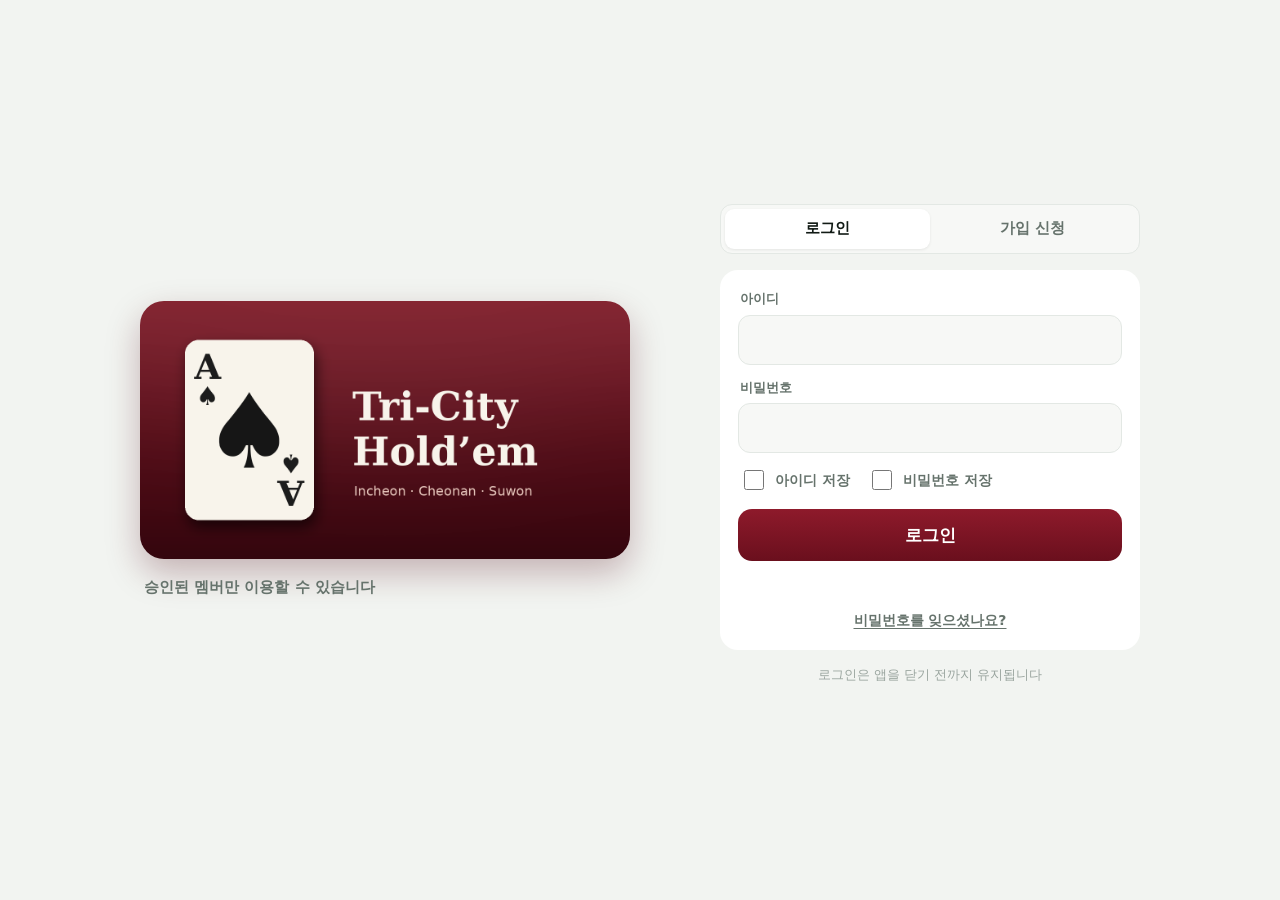
<file: admin.html>
<!doctype html>
<html lang="ko">
<head>
<meta charset="utf-8">
<script>
/* 로그인 전이면 화면을 그리기 전에 바로 로그인 페이지로 이동 (메인 화면이 잠깐 보이는 현상 방지) */
(function () { try { if (!sessionStorage.getItem('holdem_token')) {
  var here = location.pathname.split('/').pop() || 'index.html';
  location.replace('login.html?next=' + encodeURIComponent(here + location.search + location.hash));
} } catch (e) {} })();
</script>
<meta name="robots" content="noindex, nofollow">
<meta name="description" content="Members only — Tri-City Hold’em standings and game log.">
<meta property="og:type" content="website">
<meta property="og:site_name" content="Tri-City Hold’em">
<meta property="og:title" content="Tri-City Hold’em">
<meta property="og:description" content="Members only — Tri-City Hold’em standings and game log.">
<meta property="og:image" content="https://jaein84.github.io/Holdem/og-tricity.png">
<meta name="twitter:card" content="summary_large_image">
<meta name="viewport" content="width=device-width, initial-scale=1, viewport-fit=cover">
<meta name="apple-mobile-web-app-capable" content="yes">
<meta name="mobile-web-app-capable" content="yes">
<link rel="manifest" href="manifest.webmanifest">
<meta name="apple-mobile-web-app-status-bar-style" content="black-translucent">
<meta name="apple-mobile-web-app-title" content="Tri-City">
<meta name="theme-color" content="#F2F4F1" media="(prefers-color-scheme: light)">
<meta name="theme-color" content="#0A0D0B" media="(prefers-color-scheme: dark)">
<title>Admin — Tri-City Hold’em</title>
<link rel="icon" type="image/png" href="apple-touch-icon.png">
<link rel="apple-touch-icon" href="apple-touch-icon.png">
<link rel="stylesheet" href="app.css?v=1">
<style>


body { padding-bottom: calc(40px + env(safe-area-inset-bottom, 0px)); }
.app { padding-left: max(16px, env(safe-area-inset-left, 0px)); padding-right: max(16px, env(safe-area-inset-right, 0px)); }
.topline { display: flex; justify-content: space-between; align-items: center; padding-top: 10px; font-size: 14px; font-weight: 600; color: var(--sub); }
.topline a { color: var(--brand); text-decoration: none; font-weight: 700; }
@media (prefers-color-scheme: dark) { :root:not([data-theme="light"]) .topline a { color: var(--gold); } }
:root[data-theme="dark"] .topline a { color: var(--gold); }
.seg { display: grid; grid-template-columns: repeat(3, 1fr); background: var(--surface-2); border: 1px solid var(--line); border-radius: 12px; padding: 4px; margin: 4px 0 16px; }
.seg button { border: 0; background: none; height: 38px; border-radius: 9px; font-weight: 700; font-size: 14px; color: var(--sub); position: relative; }
.seg button[aria-selected="true"] { background: var(--surface); color: var(--ink); box-shadow: 0 1px 3px rgba(0,0,0,.08); }
.badge { display: inline-grid; place-items: center; min-width: 18px; height: 18px; padding: 0 5px; border-radius: 999px; background: var(--warn); color: #fff; font-size: 11px; margin-left: 4px; vertical-align: 1px; }
.sec { font-size: 13px; color: var(--sub); font-weight: 700; margin: 18px 4px 8px; display: flex; justify-content: space-between; align-items: baseline; }
.card { background: var(--surface); border-radius: 16px; padding: 14px 16px; margin-bottom: 10px; }
.u-head { display: flex; align-items: center; gap: 8px; flex-wrap: wrap; }
.u-name { font-weight: 800; font-size: 16px; }
.u-id { color: var(--sub); font-size: 13px; font-weight: 600; }
.pill-s { font-size: 11.5px; font-weight: 700; padding: 2px 8px; border-radius: 999px; background: var(--surface-2); color: var(--sub); }
.pill-s.admin { background: color-mix(in srgb, var(--gold) 22%, transparent); color: var(--ink); }
.pill-s.off { background: color-mix(in srgb, var(--warn) 15%, transparent); color: var(--warn); }
.u-meta { font-size: 13px; color: var(--sub); margin-top: 4px; display: flex; gap: 12px; flex-wrap: wrap; }
.u-meta a { color: inherit; }
.link-row { display: flex; align-items: center; gap: 8px; margin-top: 10px; font-size: 13px; color: var(--sub); font-weight: 600; flex-wrap: wrap; }
.acts { display: flex; gap: 8px; margin-top: 12px; flex-wrap: wrap; }
.b { border: 0; border-radius: 10px; height: 38px; padding: 0 14px; font-weight: 700; font-size: 14px; background: var(--surface-2); color: var(--ink); }
.b.main { background: var(--brand); color: #fff; }
.b.bad { color: var(--warn); }
select.sel { height: 38px; border-radius: 10px; border: 1px solid var(--line); background: var(--surface); padding: 0 10px; font-size: 14px; font-weight: 600; }
.empty { text-align: center; color: var(--sub); padding: 26px 0; font-size: 14px; }
.log { padding: 12px 16px; }
.log + .log { border-top: 1px solid var(--line); }
.log-top { display: flex; justify-content: space-between; gap: 10px; font-size: 13px; color: var(--sub); font-weight: 600; }
.log-what { font-weight: 700; margin-top: 3px; }
.log-diff { font-size: 13px; color: var(--sub); margin-top: 3px; line-height: 1.5; }
.grp { background: var(--surface); border-radius: 16px; overflow: hidden; margin-bottom: 10px; }
.row { display: flex; align-items: center; gap: 10px; padding: 12px 16px; }
.row + .row { border-top: 1px solid var(--line); }
.row .grow { flex: 1; font-weight: 700; }
.in { height: 42px; border: 1px solid var(--line); border-radius: 10px; background: var(--surface-2); padding: 0 12px; font-size: 16px; font-weight: 600; min-width: 0; }
.note { color: var(--sub); font-size: 13px; margin: 6px 4px 0; line-height: 1.5; }
@media (min-width: 760px) {
  .app { max-width: 860px; padding-left: 28px; padding-right: 28px; }
  .two { display: grid; grid-template-columns: 1fr 1fr; gap: 0 12px; align-items: start; }
}

/* iOS 홈 화면 앱: 내용이 짧은 화면에서는 기기가 화면 높이를 상태표시줄만큼 짧게 계산해
   하단 탭바가 위로 떠 보이는 문제 → 문서를 항상 화면보다 조금 길게 만들어 정상 높이로 계산되게 함 */
body { min-height: calc(100vh + env(safe-area-inset-top, 0px) + 1px); min-height: calc(100lvh + env(safe-area-inset-top, 0px) + 1px); }
</style>
</head>
<body>
<div class="app">
  <div class="topline"><span id="me-line">관리자</span><a href="index.html">Dashboard ›</a></div>
  <h1 class="large-title">Admin</h1>
  <p class="caption">회원 승인, 플레이어, 복원을 관리합니다</p>
  <div class="seg" role="tablist">
    <button type="button" role="tab" data-t="users" aria-selected="true">회원<span class="badge" id="pend-badge" hidden></span></button>
    <button type="button" role="tab" data-t="players" aria-selected="false">플레이어</button>
    <button type="button" role="tab" data-t="restore" aria-selected="false">복원</button>
  </div>

  <section id="t-users">
    <div class="sec"><span>승인 대기</span><span id="pend-count"></span></div>
    <div id="pending" class="two"></div>
    <div class="sec"><span>비밀번호 재설정 요청</span><span id="reset-count"></span></div>
    <div id="resets" class="two"></div>
    <div class="sec"><span>회원 목록</span><span id="mem-count"></span></div>
    <div id="members" class="two"></div>
    <p class="note">조회: 대시보드만 볼 수 있음 · 기록: 경기 등록·수정·삭제 가능 · 관리자: 이 화면까지 사용 가능<br>플레이어 연결: 회원이 경기 기록의 어느 플레이어인지 지정합니다. 승인할 때 이름이 같은 플레이어가 있으면 자동으로 연결됩니다.</p>
  </section>

  <section id="t-players" hidden>
    <div class="sec"><span>플레이어 이름 수정</span></div>
    <div class="grp">
      <div class="row"><select class="sel" id="rn-from" aria-label="바꿀 플레이어"></select><input class="in" id="rn-to" placeholder="새 이름" maxlength="12" style="flex:1"><button class="b main" id="rn-btn" type="button">변경</button></div>
    </div>
    <p class="note">지난 경기 기록의 이름도 함께 바뀌고, 플레이어 색상은 그대로 유지됩니다.</p>
  </section>

  <section id="t-restore" hidden>
    <div class="sec"><span>현재 데이터 백업</span></div>
    <div class="grp"><div class="row"><span class="grow" id="cur-info"></span><button class="b" id="dl-btn" type="button">백업 파일 받기</button></div></div>
    <div class="sec"><span>자동 스냅샷</span><span>하루 1회, 90일 보관</span></div>
    <div class="grp" id="snaps"></div>
    <p class="note">스냅샷은 그날 첫 변경 직전의 상태입니다. 복원하면 지금 데이터도 별도 스냅샷으로 남으므로 되돌릴 수 있습니다.</p>
  </section>
</div>
<div class="toast" id="toast"></div>

<script src="auth.js"></script>
<script src="common.js?v=1"></script>
<script>
const ROLE = { viewer: '조회', editor: '기록', admin: '관리자' };
const STATUS = { active: '사용 중', pending: '승인 대기', rejected: '거절됨', disabled: '사용 중지' };

const ME = Auth.require(['admin']);
let users = [], doc = null;

/* 탭 */
document.querySelector('.seg').onclick = e => {
  const b = e.target.closest('button'); if (!b) return;
  document.querySelectorAll('.seg button').forEach(x => x.setAttribute('aria-selected', x === b));
  ['users', 'players', 'restore'].forEach(t => { $('#t-' + t).hidden = t !== b.dataset.t; });
  ({ users: loadUsers, players: loadPlayers, restore: loadRestore })[b.dataset.t]();
};

/* 회원 */
let PLAYERS = [];
async function loadUsers() {
  try { [users, doc] = await Promise.all([api('GET', '/api/users'), api('GET', '/api/data')]); PLAYERS = doc.players; } catch (e) { toast(e.message); return; }
  const ROLE_ORDER = { admin: 0, editor: 1, viewer: 2 };
  const byJoin = (a, b) => (a.createdAt || '').localeCompare(b.createdAt || '');
  const pend = users.filter(u => u.status === 'pending').sort(byJoin);
  const rest = users.filter(u => u.status !== 'pending')
    .sort((a, b) => (ROLE_ORDER[a.role] ?? 9) - (ROLE_ORDER[b.role] ?? 9) || byJoin(a, b));
  const resets = users.filter(u => u.resetRequestedAt);
  const todo = pend.length + resets.length;
  $('#pend-badge').hidden = !todo; $('#pend-badge').textContent = todo;
  $('#reset-count').textContent = `${resets.length}건`;
  $('#resets').innerHTML = resets.length ? resets.map(u => `<div class="card" data-id="${esc(u.id)}">
      <div class="u-head"><span class="u-name">${esc(u.name)}</span><span class="u-id">${esc(u.id)}</span></div>
      <div class="u-meta"><a href="tel:${esc(u.phone)}">${esc(u.phone)}</a><span>요청 ${when(u.resetRequestedAt)}</span></div>
      <p class="note" style="margin:8px 0 0">본인이 요청한 것이 맞는지 연락처로 확인한 뒤 승인하세요. 승인하면 요청 때 정한 새 비밀번호로 바뀌고, 기존 로그인은 모두 해제됩니다.</p>
      <div class="acts"><button class="b main" data-a="reset-ok">승인</button><button class="b bad" data-a="reset-no">거절</button></div>
    </div>`).join('') : `<p class="empty">요청이 없습니다</p>`;
  $('#pend-count').textContent = `${pend.length}명`; $('#mem-count').textContent = `${rest.length}명`;
  $('#pending').innerHTML = pend.length ? pend.map(u => `<div class="card" data-id="${esc(u.id)}">
      <div class="u-head"><span class="u-name">${esc(u.name)}</span><span class="u-id">${esc(u.id)}</span></div>
      <div class="u-meta"><a href="tel:${esc(u.phone)}">${esc(u.phone)}</a><span>신청 ${when(u.createdAt)}</span></div>
      <div class="acts"><button class="b main" data-a="approve" data-role="viewer">조회로 승인</button><button class="b" data-a="approve" data-role="editor">기록 권한으로 승인</button><button class="b bad" data-a="reject">거절</button></div>
    </div>`).join('') : `<p class="empty">대기 중인 신청이 없습니다</p>`;
  $('#members').innerHTML = rest.map(u => {
    const self = u.id === ME.id;
    return `<div class="card" data-id="${esc(u.id)}">
      <div class="u-head"><span class="u-name">${esc(u.name)}</span><span class="u-id">${esc(u.id)}</span>
        <span class="pill-s ${u.role === 'admin' ? 'admin' : ''}">${ROLE[u.role]}</span>${u.status !== 'active' ? `<span class="pill-s off">${STATUS[u.status]}</span>` : ''}${self ? '<span class="pill-s">나</span>' : ''}</div>
      <div class="u-meta"><a href="tel:${esc(u.phone)}">${esc(u.phone)}</a><span>최근 로그인 ${when(u.lastLogin)}</span></div>
      <div class="link-row"><span>플레이어 연결</span><select class="sel" data-a="player" aria-label="${esc(u.name)} 플레이어 연결">
        <option value="">연결 안 함</option>${PLAYERS.map(p => `<option value="${esc(p)}" ${u.player === p ? 'selected' : ''}>${esc(p)}</option>`).join('')}</select>
        ${u.player ? '' : '<span class="pill-s off">연결 안 됨</span>'}</div>
      ${self ? '' : `<div class="acts"><select class="sel" data-a="role" aria-label="${esc(u.name)} 권한">${Object.entries(ROLE).map(([k, v]) => `<option value="${k}" ${k === u.role ? 'selected' : ''}>${v}</option>`).join('')}</select>
        ${u.status === 'active' ? '<button class="b bad" data-a="disable">사용 중지</button>' : '<button class="b" data-a="enable">다시 사용</button>'}
        <button class="b bad" data-a="delete">삭제</button></div>`}
    </div>`;
  }).join('');
}
async function setUser(id, patch, okMsg) {
  try { await api('PUT', '/api/users/' + encodeURIComponent(id), patch); toast(okMsg); loadUsers(); } catch (e) { toast(e.message); }
}
document.addEventListener('click', e => {
  const b = e.target.closest('#pending [data-a], #resets [data-a], #members button[data-a]'); if (!b) return;
  const card = b.closest('.card'), id = card.dataset.id, u = users.find(x => x.id === id), a = b.dataset.a;
  if (a === 'approve') setUser(id, { status: 'active', role: b.dataset.role }, `${u.name}님을 승인했습니다`);
  if (a === 'reject' && confirm(`${u.name}님의 가입 신청을 거절할까요?`)) setUser(id, { status: 'rejected' }, '거절했습니다');
  if (a === 'disable' && confirm(`${u.name}님의 사용을 중지할까요? 바로 로그아웃됩니다.`)) setUser(id, { status: 'disabled' }, '사용을 중지했습니다');
  if (a === 'enable') setUser(id, { status: 'active' }, '다시 사용할 수 있게 했습니다');
  if (a === 'reset-ok' && confirm(`${u.name}님의 비밀번호 재설정을 승인할까요?`)) setUser(id, { reset: 'approve' }, '새 비밀번호로 바꿨습니다');
  if (a === 'reset-no' && confirm(`${u.name}님의 재설정 요청을 거절할까요?`)) setUser(id, { reset: 'reject' }, '요청을 거절했습니다');
  if (a === 'delete' && confirm(`${u.name}님의 계정과 개인정보(연락처 등)를 삭제할까요?\n되돌릴 수 없습니다. 경기 기록은 그대로 남습니다.`)) {
    api('DELETE', '/api/users/' + encodeURIComponent(id)).then(() => { toast('계정을 삭제했습니다'); loadUsers(); }).catch(err => toast(err.message));
  }
});
document.addEventListener('change', e => {
  const ps = e.target.closest('#members select[data-a="player"]');
  if (ps) {
    const id = ps.closest('.card').dataset.id, u = users.find(x => x.id === id);
    const taken = users.find(x => x.player === ps.value && x.id !== id);
    if (taken && !confirm(`'${ps.value}'은(는) 지금 ${taken.name}님에게 연결되어 있습니다. ${u.name}님으로 옮길까요?`)) { ps.value = u.player || ''; return; }
    setUser(id, { player: ps.value || null }, ps.value ? `${u.name}님을 '${ps.value}' 플레이어와 연결했습니다` : `${u.name}님의 플레이어 연결을 해제했습니다`);
    return;
  }
  const s = e.target.closest('#members select[data-a="role"]'); if (!s) return;
  const id = s.closest('.card').dataset.id, u = users.find(x => x.id === id);
  if (s.value === 'admin' && !confirm(`${u.name}님에게 관리자 권한을 줄까요?`)) { s.value = u.role; return; }
  setUser(id, { role: s.value }, `${u.name}님 권한을 '${ROLE[s.value]}'(으)로 바꿨습니다`);
});

/* 변경 이력 */
function diffText(l) {
  const fmtRes = r => Object.entries(r || {}).map(([p, v]) => `${esc(p)} ${signed(v)}`).join(', ');
  if (l.act === 'edit') {
    const b = l.before || {}, a = l.after || {}, out = [];
    if (b.place !== a.place) out.push(`장소 ${esc(b.place)} → ${esc(a.place)}`);
    const names = new Set([...Object.keys(b.res || {}), ...Object.keys(a.res || {})]);
    names.forEach(p => { const x = b.res?.[p], y = a.res?.[p]; if (x !== y) out.push(`${esc(p)} ${x === undefined ? '불참' : signed(x)} → ${y === undefined ? '불참' : signed(y)}`); });
    if (b.date && b.date !== l.date) out.push(`날짜 ${b.date} → ${l.date}`);
    return out.join('<br>') || '변경 내용 없음';
  }
  if (l.act === 'add') return `${esc(l.after?.place)} · ${fmtRes(l.after?.res)}`;
  if (l.act === 'delete') return `${esc(l.before?.place)} · ${fmtRes(l.before?.res)}`;
  if (l.act === 'user') return `${STATUS[l.before?.status]}/${ROLE[l.before?.role]} → ${STATUS[l.after?.status]}/${ROLE[l.after?.role]}`;
  if (l.act === 'rename') return `${esc(l.before?.name)} → ${esc(l.after?.name)}`;
  if (l.act === 'restore') return `${esc(l.after?.snapshot)} 시점으로 복원 (${l.after?.games}경기)`;
  if (l.act === 'player') return esc(l.after?.name);
  if (l.act === 'reset') return l.after?.result === 'approve' ? '승인' : '거절';
  if (l.act === 'password') return '본인이 직접 변경';
  if (l.act === 'user-delete') return '계정과 연락처 삭제';
  if (l.act === 'comment-delete') return `${esc(l.targetName)}님의 댓글 "${esc(l.after?.text)}" (글: ${esc(l.after?.title)})`;
  if (l.act === 'post-delete') return `${esc(l.targetName)}님의 글 "${esc(l.after?.title)}"`;
  return '';
}
const ACT = { add: '경기 등록', edit: '경기 수정', delete: '경기 삭제', player: '플레이어 추가', rename: '플레이어 이름 변경', user: '회원 관리', restore: '데이터 복원',
  reset: '비밀번호 재설정 처리', password: '비밀번호 변경', 'user-delete': '회원 삭제', 'post-delete': '게시글 삭제', 'comment-delete': '댓글 삭제' };
async function loadLog() {
  let log; try { log = await api('GET', '/api/log'); } catch (e) { toast(e.message); return; }
  $('#log-count').textContent = `${log.length}건`;
  $('#log').innerHTML = log.length ? log.map(l => `<div class="log">
      <div class="log-top"><span>${esc(l.name)} (${esc(l.by)})</span><span>${when(l.t)}</span></div>
      <div class="log-what">${ACT[l.act] || l.act}${l.date ? ' · ' + l.date.slice(2).replace(/-/g, '.') : ''}${l.targetName ? ' · ' + esc(l.targetName) : ''}</div>
      <div class="log-diff">${diffText(l)}</div></div>`).join('') : `<p class="empty">아직 기록된 변경이 없습니다</p>`;
}

/* 플레이어 */
async function loadPlayers() {
  try { doc = await api('GET', '/api/data'); } catch (e) { toast(e.message); return; }
  $('#rn-from').innerHTML = doc.players.map(p => `<option>${esc(p)}</option>`).join('');
}
$('#rn-btn').onclick = async () => {
  const from = $('#rn-from').value, to = $('#rn-to').value.trim();
  if (!to) { toast('새 이름을 입력하세요'); return; }
  if (!confirm(`'${from}'을(를) '${to}'(으)로 바꿀까요? 지난 기록에도 모두 반영됩니다.`)) return;
  try { doc = await api('PUT', '/api/players/rename', { from, to }); $('#rn-to').value = ''; toast('이름을 바꿨습니다'); loadPlayers(); } catch (e) { toast(e.message); }
};

/* 백업·복원 */
async function loadRestore() {
  try { doc = await api('GET', '/api/data'); } catch (e) { toast(e.message); return; }
  $('#cur-info').textContent = `현재 ${doc.sessions.length}경기, ${doc.players.length}명`;
  let snaps = []; try { snaps = await api('GET', '/api/snapshots'); } catch (e) { toast(e.message); }
  const label = k => k.startsWith('before-restore-') ? `복원 직전 (${when(new Date(Number(k.slice(15))).toISOString())})` : k.replace(/-/g, '.');
  $('#snaps').innerHTML = snaps.length ? snaps.map(k => `<div class="row"><span class="grow">${esc(label(k))}</span><button class="b" data-snap="${esc(k)}">복원</button></div>`).join('')
    : `<p class="empty">아직 스냅샷이 없습니다. 첫 변경이 생기면 자동으로 만들어집니다.</p>`;
}
$('#snaps').onclick = async e => {
  const b = e.target.closest('[data-snap]'); if (!b) return;
  const k = b.dataset.snap;
  let snap; try { snap = await api('GET', '/api/snapshots/' + encodeURIComponent(k)); } catch (err) { toast(err.message); return; }
  if (!confirm(`${k} 스냅샷(${snap.sessions.length}경기)으로 되돌릴까요?\n지금 데이터(${doc.sessions.length}경기)는 '복원 직전' 스냅샷으로 따로 보관됩니다.`)) return;
  try { doc = await api('POST', `/api/snapshots/${encodeURIComponent(k)}/restore`); toast('복원했습니다'); loadRestore(); } catch (err) { toast(err.message); }
};
$('#dl-btn').onclick = () => {
  const blob = new Blob([JSON.stringify(doc, null, 2)], { type: 'application/json' });
  const a = document.createElement('a'); a.href = URL.createObjectURL(blob);
  a.download = `holdem-backup-${new Date().toISOString().slice(0, 10)}.json`; document.body.appendChild(a); a.click(); a.remove();
};

/* 시작 */
if (ME) {
  if (ME.denied) { document.querySelector('.app').innerHTML = `<p class="empty" style="padding-top:80px">관리자만 들어올 수 있는 화면입니다.<br><a href="index.html">대시보드로 돌아가기</a></p>`; }
  else { $('#me-line').textContent = `${ME.name}님`; loadUsers(); }
}
</script>
</body>
</html>
</file>
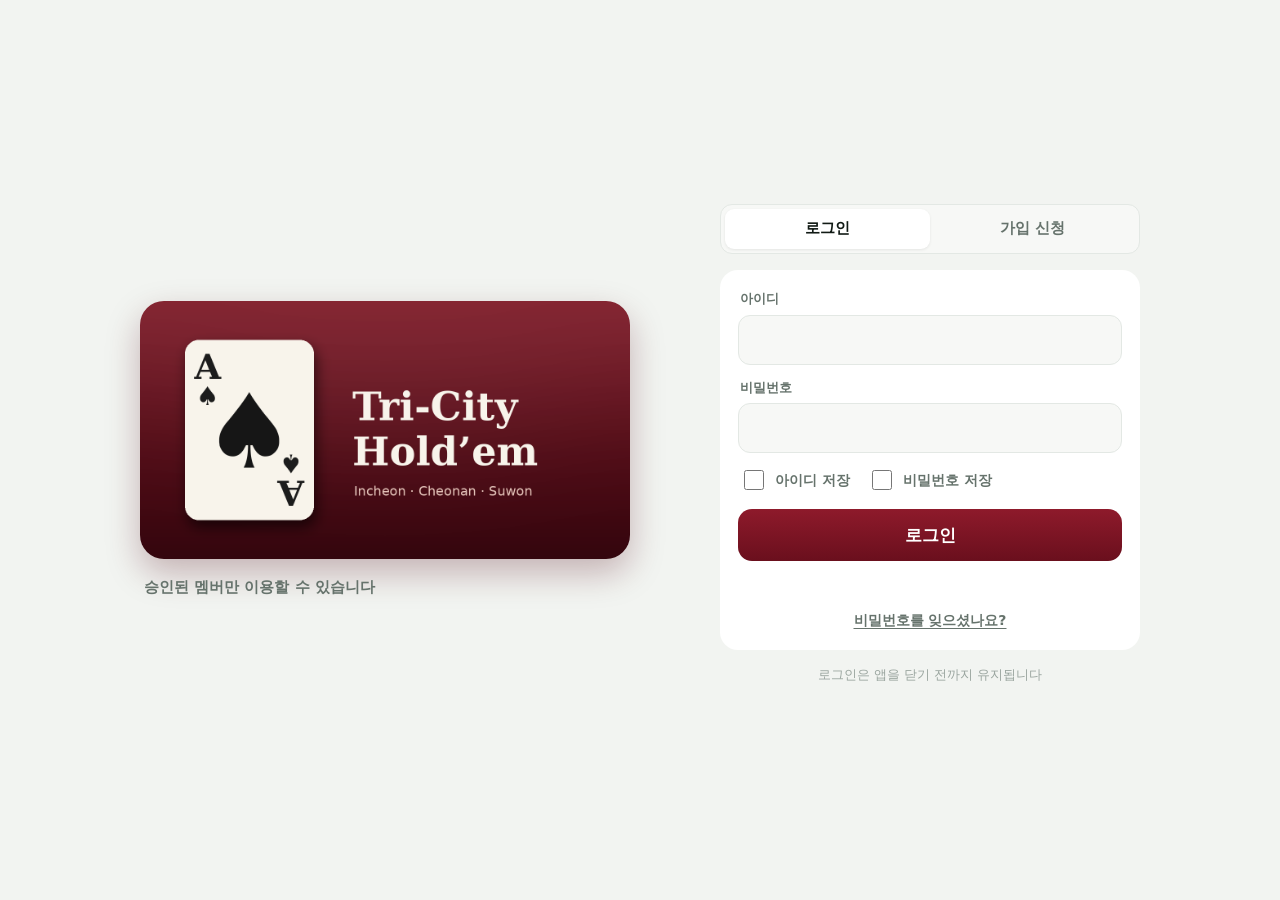
<file: login.html>
<!doctype html>
<html lang="ko">
<head>
<meta charset="utf-8">
<meta name="robots" content="noindex, nofollow">
<meta name="description" content="Members only — Tri-City Hold’em standings and game log.">
<meta property="og:type" content="website">
<meta property="og:site_name" content="Tri-City Hold’em">
<meta property="og:title" content="Tri-City Hold’em">
<meta property="og:description" content="Members only — Tri-City Hold’em standings and game log.">
<meta property="og:image" content="https://jaein84.github.io/Holdem/og-tricity.png">
<meta name="twitter:card" content="summary_large_image">
<meta name="viewport" content="width=device-width, initial-scale=1, viewport-fit=cover">
<meta name="apple-mobile-web-app-capable" content="yes">
<meta name="mobile-web-app-capable" content="yes">
<link rel="manifest" href="manifest.webmanifest">
<meta name="apple-mobile-web-app-status-bar-style" content="black-translucent">
<meta name="apple-mobile-web-app-title" content="Tri-City">
<meta name="theme-color" content="#F2F4F1" media="(prefers-color-scheme: light)">
<meta name="theme-color" content="#0A0D0B" media="(prefers-color-scheme: dark)">
<title>Tri-City Hold’em</title>
<link rel="icon" type="image/png" href="apple-touch-icon.png">
<link rel="apple-touch-icon" href="apple-touch-icon.png">
<link rel="stylesheet" href="app.css?v=1">
<style>


body { min-height: 100vh; }
.wrap { max-width: 420px; margin: 0 auto; padding: 0 max(20px, env(safe-area-inset-right, 0px)) 40px max(20px, env(safe-area-inset-left, 0px)); }
.brand { display: flex; flex-direction: column; align-items: center; text-align: center; padding: 28px 0 20px; }
.brand .hero { display: block; width: 100%; height: auto; aspect-ratio: 1200 / 630; border-radius: 20px; object-fit: cover;
  box-shadow: 0 14px 34px rgba(80, 8, 20, .28); background: #5A0C18; }
.brand p { margin: 14px 0 0; color: var(--sub); font-size: 14px; font-weight: 600; }
.sr { position: absolute; width: 1px; height: 1px; overflow: hidden; clip: rect(0 0 0 0); white-space: nowrap; }

.tabs { display: grid; grid-template-columns: 1fr 1fr; background: var(--surface-2); border-radius: 12px; padding: 4px; margin-bottom: 16px; border: 1px solid var(--line); }
.tabs button { border: 0; background: none; height: 40px; border-radius: 9px; font-weight: 700; font-size: 15px; color: var(--sub); }
.tabs button[aria-selected="true"] { background: var(--surface); color: var(--ink); box-shadow: 0 1px 3px rgba(0,0,0,.08); }
.panel { background: var(--surface); border-radius: 18px; padding: 20px 18px 18px; }
.f { margin-bottom: 14px; }
.f label { display: block; font-size: 13px; font-weight: 700; color: var(--sub); margin: 0 2px 6px; }
.f input { width: 100%; height: 50px; border: 1px solid var(--line); border-radius: 12px; background: var(--surface-2); padding: 0 14px; font-size: 16px; font-weight: 600; }
.f input:focus { outline: none; border-color: #8E1A2B; }
.f input[aria-invalid="true"] { border-color: var(--warn); }
.hint { font-size: 12.5px; color: var(--faint); margin: 6px 2px 0; }
.hint.bad { color: var(--warn); } .hint.ok { color: #1F9D62; }
.check { display: flex; align-items: center; gap: 8px; font-size: 14px; font-weight: 600; color: var(--sub); margin: 2px 2px 16px; cursor: pointer; }
.check input { width: 20px; height: 20px; accent-color: #8E1A2B; }
.checks { display: flex; gap: 18px; flex-wrap: wrap; margin: 2px 2px 16px; }
.checks .check { margin: 0; }
.saved-hint { margin: -8px 2px 14px; }
.primary { width: 100%; height: 52px; border: 0; border-radius: 14px; background: linear-gradient(180deg, #8E1A2B, #6A0F1D); color: #fff; font-size: 17px; font-weight: 800; }
.primary:disabled { background: var(--line); color: var(--faint); }
.msg { min-height: 22px; font-size: 14px; font-weight: 600; margin: 12px 2px 0; text-align: center; }
.msg.bad { color: var(--warn); } .msg.ok { color: #1F9D62; }
.text-link { display: block; margin: 14px auto 0; border: 0; background: none; color: var(--sub); font-size: 14px; font-weight: 600; text-decoration: underline; text-underline-offset: 3px; }
.panel-title { margin: 0 0 4px; font-size: 18px; font-weight: 800; }
.panel-note { margin: 0 0 16px; color: var(--sub); font-size: 13.5px; line-height: 1.5; }
.privacy { background: var(--surface-2); border-radius: 12px; padding: 12px 12px 10px; margin: 4px 0 16px; }
.privacy .check { margin: 0; color: var(--ink); align-items: flex-start; }
.privacy .check span { line-height: 1.4; }
.privacy b { color: var(--warn); font-weight: 700; }
.privacy details { margin: 8px 0 0 28px; }
.privacy summary { font-size: 13px; color: var(--sub); font-weight: 600; cursor: pointer; }
.privacy dl { margin: 8px 0 2px; font-size: 12.5px; color: var(--sub); line-height: 1.5; }
.privacy dt { font-weight: 700; color: var(--ink); margin-top: 6px; }
.privacy dd { margin: 0; }
.done { text-align: center; padding: 10px 4px 4px; }
.done .ic { font-size: 42px; }
.done h2 { margin: 8px 0 6px; font-size: 20px; font-weight: 800; }
.done p { margin: 0 0 18px; color: var(--sub); font-size: 14.5px; }
.foot { text-align: center; color: var(--faint); font-size: 12.5px; margin-top: 22px; }

/* ===== 넓은 화면: 태블릿·PC·폴더블 → 배너 왼쪽, 입력 오른쪽 ===== */
@media (min-width: 760px) {
  body { display: flex; align-items: center; justify-content: center; padding: 32px 0; }
  .wrap { max-width: 960px; width: 100%; display: grid; grid-template-columns: 1.1fr 1fr; gap: 48px; align-items: center; padding-bottom: 0; }
  .brand { padding: 0; align-items: flex-start; text-align: left; }
  .brand .hero { border-radius: 24px; }
  .brand p { font-size: 15px; margin-top: 18px; padding-left: 4px; }
  .side { max-width: 420px; width: 100%; justify-self: end; }
  .foot { margin-top: 16px; }
}
@media (min-width: 1200px) { .wrap { max-width: 1040px; gap: 64px; } }
/* ===== 휴대폰 가로 모드: 한 화면에 입력칸이 모두 보이도록 2열 + 간격 축소 ===== */
@media (orientation: landscape) and (max-height: 500px) {
  body { display: block; padding: 0; min-height: 0; }
  .wrap { max-width: 860px; display: grid; grid-template-columns: minmax(0, 0.9fr) minmax(0, 1fr); gap: 24px; align-items: start; padding-top: 14px; padding-bottom: 20px; }
  .brand { padding: 6px 0 0; align-items: flex-start; text-align: left; position: sticky; top: 14px; }
  .brand .hero { max-width: none; border-radius: 18px; }
  .brand p { margin-top: 10px; font-size: 13px; }
  .side { justify-self: stretch; max-width: none; }
  .tabs { margin-bottom: 10px; }
  .tabs button { height: 34px; }
  .panel { padding: 14px 14px 12px; }
  .f { margin-bottom: 10px; }
  .f input { height: 42px; }
  .check { margin-bottom: 10px; }
  .primary { height: 46px; }
  .msg { min-height: 0; margin-top: 8px; }
  .foot { display: none; }
}
</style>
</head>
<body>
<main class="wrap">
  <div class="brand">
    <img class="hero" src="og-tricity.png" alt="Tri-City Hold’em" width="1200" height="630">
    <h1 class="sr">Tri-City Hold’em</h1>
    <p>승인된 멤버만 이용할 수 있습니다</p>
  </div>

  <div class="side">
  <div class="tabs" role="tablist">
    <button type="button" role="tab" id="t-login" aria-selected="true" aria-controls="p-login">로그인</button>
    <button type="button" role="tab" id="t-join" aria-selected="false" aria-controls="p-join">가입 신청</button>
  </div>

  <!-- 로그인 -->
  <form class="panel" id="p-login" role="tabpanel" novalidate>
    <div class="f"><label for="l-id">아이디</label>
      <input id="l-id" name="username" autocomplete="username" autocapitalize="off" autocorrect="off" spellcheck="false" required></div>
    <div class="f"><label for="l-pw">비밀번호</label>
      <input id="l-pw" name="password" type="password" autocomplete="current-password" required></div>
    <div class="checks">
      <label class="check"><input type="checkbox" id="l-save"> 아이디 저장</label>
      <label class="check"><input type="checkbox" id="l-savepw"> 비밀번호 저장</label>
    </div>
    <p class="hint saved-hint" id="l-saved" hidden>저장된 비밀번호로 로그인합니다. 다른 비밀번호를 쓰려면 칸을 지우고 새로 입력하세요.</p>
    <button class="primary" id="l-btn" type="submit">로그인</button>
    <p class="msg" id="l-msg" role="status"></p>
    <button type="button" class="text-link" id="go-reset">비밀번호를 잊으셨나요?</button>
  </form>

  <!-- 가입 신청 -->
  <form class="panel" id="p-join" role="tabpanel" novalidate hidden>
    <div class="f"><label for="j-id">아이디</label>
      <input id="j-id" autocomplete="username" autocapitalize="off" autocorrect="off" spellcheck="false" maxlength="20">
      <p class="hint" id="h-id">영문 소문자, 숫자, 밑줄(_) 4~20자</p></div>
    <div class="f"><label for="j-name">성명</label>
      <input id="j-name" autocomplete="name" maxlength="20"></div>
    <div class="f"><label for="j-pw">비밀번호</label>
      <input id="j-pw" type="password" autocomplete="new-password" maxlength="64">
      <p class="hint" id="h-pw">영문과 숫자를 섞어 8자 이상</p></div>
    <div class="f"><label for="j-pw2">비밀번호 확인</label>
      <input id="j-pw2" type="password" autocomplete="new-password" maxlength="64">
      <p class="hint" id="h-pw2"></p></div>
    <div class="f"><label for="j-phone">연락처</label>
      <input id="j-phone" class="phone" type="tel" inputmode="numeric" autocomplete="tel" placeholder="010-1234-5678" maxlength="13"></div>
    <div class="privacy">
      <label class="check req"><input type="checkbox" id="j-agree"> <span>개인정보 수집·이용에 동의합니다 <b>(필수)</b></span></label>
      <details>
        <summary>자세히 보기</summary>
        <dl>
          <dt>수집 항목</dt><dd>아이디, 성명, 연락처, 비밀번호 (비밀번호는 암호화해 저장하며 원문은 보관하지 않습니다)</dd>
          <dt>이용 목적</dt><dd>멤버 확인, 가입 승인 연락, 비밀번호 재설정 시 본인 확인</dd>
          <dt>열람 범위</dt><dd>연락처는 관리자만 볼 수 있으며, 다른 멤버에게 공개되지 않습니다</dd>
          <dt>보관 기간</dt><dd>탈퇴를 요청하거나 관리자가 계정을 삭제할 때까지. 단, 경기 기록의 변경 이력에는 기록한 사람의 이름이 남습니다</dd>
          <dt>동의 거부</dt><dd>동의하지 않을 수 있으나, 이 경우 가입할 수 없습니다</dd>
        </dl>
      </details>
    </div>
    <button class="primary" id="j-btn" type="submit" disabled>가입 신청</button>
    <p class="msg" id="j-msg" role="status"></p>
  </form>

  <!-- 비밀번호 재설정 요청 -->
  <form class="panel" id="p-reset" novalidate hidden>
    <h2 class="panel-title">비밀번호 재설정 요청</h2>
    <p class="panel-note">가입할 때 입력한 정보를 적고 새 비밀번호를 정하세요. 관리자가 승인하면 새 비밀번호로 로그인할 수 있습니다.</p>
    <div class="f"><label for="r-id">아이디</label>
      <input id="r-id" autocomplete="username" autocapitalize="off" autocorrect="off" spellcheck="false" maxlength="20"></div>
    <div class="f"><label for="r-name">성명</label><input id="r-name" autocomplete="name" maxlength="20"></div>
    <div class="f"><label for="r-phone">연락처</label>
      <input id="r-phone" class="phone" type="tel" inputmode="numeric" autocomplete="tel" placeholder="010-1234-5678" maxlength="13"></div>
    <div class="f"><label for="r-pw">새 비밀번호</label>
      <input id="r-pw" type="password" autocomplete="new-password" maxlength="64">
      <p class="hint" id="h-rpw">영문과 숫자를 섞어 8자 이상</p></div>
    <div class="f"><label for="r-pw2">새 비밀번호 확인</label>
      <input id="r-pw2" type="password" autocomplete="new-password" maxlength="64">
      <p class="hint" id="h-rpw2"></p></div>
    <button class="primary" id="r-btn" type="submit" disabled>재설정 요청</button>
    <p class="msg" id="r-msg" role="status"></p>
    <button type="button" class="text-link" id="back-login">로그인으로 돌아가기</button>
  </form>

  <!-- 신청 완료 -->
  <div class="panel done" id="p-done" hidden>
    <div class="ic" aria-hidden="true">♠</div>
    <h2 id="d-title">가입 신청이 접수되었습니다</h2>
    <p id="d-text">관리자가 승인하면 로그인할 수 있습니다.</p>
    <button class="primary" type="button" id="d-btn">로그인 화면으로</button>
  </div>

  <p class="foot">로그인은 앱을 닫기 전까지 유지됩니다</p>
  </div>
</main>

<script src="auth.js"></script>
<script src="common.js?v=1"></script>
<script>
const PAGES = Object.values(HOLDEM.PAGES);
function nextPage() {
  const n = new URLSearchParams(location.search).get('next') || '';
  const file = n.split(/[?#]/)[0];
  return PAGES.includes(file) && file !== HOLDEM.PAGES.login ? n : HOLDEM.PAGES.dashboard;
}
if (Auth.token() && Auth.user()) location.replace(nextPage());

/* 탭 전환 */
function tab(which) {
  $('#t-login').setAttribute('aria-selected', which === 'login');
  $('#t-join').setAttribute('aria-selected', which === 'join');
  $('#p-login').hidden = which !== 'login'; $('#p-join').hidden = which !== 'join'; $('#p-done').hidden = true; $('#p-reset').hidden = which !== 'reset';
  document.querySelector('.tabs').hidden = which === 'reset';
}
$('#t-login').onclick = () => tab('login');
$('#t-join').onclick = () => tab('join');

/* 로그인 */
const SAVED_PW_MARK = '\u2022\u2022\u2022\u2022\u2022\u2022\u2022\u2022';   // 화면에 점으로만 표시 (실제 비밀번호 아님)
let savedMode = false;
function setSavedMode(on) {
  savedMode = on;
  $('#l-saved').hidden = !on;
  if (on) { $('#l-pw').value = SAVED_PW_MARK; $('#l-savepw').checked = true; }
}
const saved = Auth.savedId(), dev = Auth.device();
if (saved) { $('#l-id').value = saved; $('#l-save').checked = true; }
if (dev.key && dev.id) { $('#l-id').value = dev.id; $('#l-save').checked = true; setSavedMode(true); }
else if (saved) setTimeout(() => $('#l-pw').focus(), 50);
// 비밀번호 칸이나 아이디를 바꾸면 저장된 비밀번호는 쓰지 않음
$('#l-pw').addEventListener('input', () => { if (savedMode) { savedMode = false; $('#l-saved').hidden = true; if ($('#l-pw').value.includes('\u2022')) $('#l-pw').value = ''; } });
$('#l-pw').addEventListener('focus', () => { if (savedMode) $('#l-pw').select(); });
$('#l-id').addEventListener('input', () => { if (savedMode && $('#l-id').value.trim().toLowerCase() !== dev.id) { savedMode = false; $('#l-saved').hidden = true; $('#l-pw').value = ''; } });
$('#l-save').addEventListener('change', e => {   // 아이디 저장을 끄면 비밀번호 저장도 함께 끔
  if (!e.target.checked && $('#l-savepw').checked) { $('#l-savepw').checked = false; $('#l-savepw').dispatchEvent(new Event('change')); }
});
$('#l-savepw').addEventListener('change', e => {
  if (e.target.checked) { $('#l-save').checked = true; return; }
  const d = Auth.device();
  if (d.key) { api('POST', '/api/device-forget', { deviceKey: d.key }).catch(() => {}); Auth.saveDevice('', ''); }
  if (savedMode) { savedMode = false; $('#l-saved').hidden = true; $('#l-pw').value = ''; $('#l-pw').focus(); }
});

$('#p-login').onsubmit = async e => {
  e.preventDefault();
  const id = $('#l-id').value.trim().toLowerCase(), password = $('#l-pw').value, msg = $('#l-msg');
  const remember = $('#l-savepw').checked;
  if (!id || !password) { msg.className = 'msg bad'; msg.textContent = '아이디와 비밀번호를 입력하세요.'; return; }
  const btn = $('#l-btn'); btn.disabled = true; btn.textContent = '확인 중…'; msg.textContent = '';
  try {
    let r;
    if (savedMode && remember) r = await api('POST', '/api/login-device', { id, deviceKey: Auth.device().key });
    else {
      r = await api('POST', '/api/login', { id, password, remember });
      const old = Auth.device().key;
      if (old && !remember) api('POST', '/api/device-forget', { deviceKey: old }).catch(() => {});
    }
    Auth.set(r.token, r.user);
    Auth.saveId($('#l-save').checked ? id : '');
    Auth.saveDevice(remember ? r.deviceKey : '', id);
    location.replace(nextPage());
  } catch (err) {
    if (savedMode) { Auth.saveDevice('', ''); setSavedMode(false); $('#l-pw').value = ''; $('#l-pw').focus(); }
    msg.className = 'msg bad'; msg.textContent = err.message;
    btn.disabled = false; btn.textContent = '로그인';
  }
};

/* 가입 신청: 입력하면서 바로 확인 */
const ID_RE = /^[a-z0-9_]{4,20}$/;
const pwOk = v => v.length >= 8 && /[A-Za-z]/.test(v) && /\d/.test(v);
const phoneOk = v => /^01[0-9]-\d{3,4}-\d{4}$/.test(v);
function hint(el, input, ok, okText, badText, base) {
  const v = input.value;
  if (!v) { el.className = 'hint'; el.textContent = base || ''; input.removeAttribute('aria-invalid'); return; }
  el.className = 'hint ' + (ok ? 'ok' : 'bad'); el.textContent = ok ? okText : badText;
  ok ? input.removeAttribute('aria-invalid') : input.setAttribute('aria-invalid', 'true');
}
function validate() {
  const id = $('#j-id'), pw = $('#j-pw'), pw2 = $('#j-pw2'), ph = $('#j-phone'), nm = $('#j-name');
  id.value = id.value.toLowerCase();
  hint($('#h-id'), id, ID_RE.test(id.value), '사용할 수 있는 형식입니다', '영문 소문자, 숫자, 밑줄(_) 4~20자로 입력하세요', '영문 소문자, 숫자, 밑줄(_) 4~20자');
  hint($('#h-pw'), pw, pwOk(pw.value), '안전한 비밀번호입니다', '영문과 숫자를 섞어 8자 이상 입력하세요', '영문과 숫자를 섞어 8자 이상');
  hint($('#h-pw2'), pw2, pw2.value === pw.value, '비밀번호가 일치합니다', '비밀번호가 일치하지 않습니다', '');
  const all = ID_RE.test(id.value) && nm.value.trim() && pwOk(pw.value) && pw.value === pw2.value && phoneOk(ph.value) && $('#j-agree').checked;
  $('#j-btn').disabled = !all;
}
document.addEventListener('input', e => {
  if (!e.target.classList || !e.target.classList.contains('phone')) return;
  const d = e.target.value.replace(/\D/g, '').slice(0, 11);
  e.target.value = d.length < 4 ? d : d.length < 8 ? `${d.slice(0, 3)}-${d.slice(3)}` : `${d.slice(0, 3)}-${d.slice(3, d.length - 4)}-${d.slice(-4)}`;
}, true);  // 캡처 단계: 검증보다 먼저 하이픈 정리
$('#p-join').addEventListener('input', validate);
$('#j-agree').addEventListener('change', validate);
$('#p-join').onsubmit = async e => {
  e.preventDefault(); validate(); if ($('#j-btn').disabled) return;
  const btn = $('#j-btn'), msg = $('#j-msg'); btn.disabled = true; btn.textContent = '신청 중…'; msg.textContent = '';
  try {
    const r = await api('POST', '/api/signup', { id: $('#j-id').value.trim(), name: $('#j-name').value.trim(), password: $('#j-pw').value, phone: $('#j-phone').value, agree: $('#j-agree').checked });
    $('#p-join').hidden = true; $('#p-done').hidden = false;
    $('#d-title').textContent = '가입 신청이 접수되었습니다'; $('#d-text').textContent = '관리자가 승인하면 로그인할 수 있습니다.';
    if (r.status === 'active') { $('#d-title').textContent = '관리자 계정이 만들어졌습니다'; $('#d-text').textContent = '바로 로그인할 수 있습니다.'; }
    $('#l-id').value = $('#j-id').value.trim();
    $('#p-join').reset(); validate();
  } catch (err) { msg.className = 'msg bad'; msg.textContent = err.message; }
  finally { btn.textContent = '가입 신청'; validate(); }
};
$('#d-btn').onclick = () => { tab('login'); $('#l-pw').focus(); };

/* 비밀번호 재설정 요청 */
$('#go-reset').onclick = () => { tab('reset'); $('#r-id').value = $('#l-id').value.trim(); $('#r-id').focus(); };
$('#back-login').onclick = () => tab('login');
function validateReset() {
  const id = $('#r-id'), pw = $('#r-pw'), pw2 = $('#r-pw2');
  id.value = id.value.toLowerCase();
  hint($('#h-rpw'), pw, pwOk(pw.value), '안전한 비밀번호입니다', '영문과 숫자를 섞어 8자 이상 입력하세요', '영문과 숫자를 섞어 8자 이상');
  hint($('#h-rpw2'), pw2, pw2.value === pw.value, '비밀번호가 일치합니다', '비밀번호가 일치하지 않습니다', '');
  $('#r-btn').disabled = !(ID_RE.test(id.value) && $('#r-name').value.trim() && phoneOk($('#r-phone').value) && pwOk(pw.value) && pw.value === pw2.value);
}
$('#p-reset').addEventListener('input', validateReset);
$('#p-reset').onsubmit = async e => {
  e.preventDefault(); validateReset(); if ($('#r-btn').disabled) return;
  const btn = $('#r-btn'), msg = $('#r-msg'); btn.disabled = true; btn.textContent = '요청 중…'; msg.textContent = '';
  try {
    await api('POST', '/api/reset-request', { id: $('#r-id').value.trim(), name: $('#r-name').value.trim(), phone: $('#r-phone').value, password: $('#r-pw').value });
    $('#l-id').value = $('#r-id').value.trim();
    $('#p-reset').reset(); $('#p-reset').hidden = true; $('#p-done').hidden = false;
    $('#d-title').textContent = '재설정 요청이 접수되었습니다';
    $('#d-text').textContent = '관리자가 승인하면 새 비밀번호로 로그인할 수 있습니다. 입력한 정보가 가입 정보와 다르면 처리되지 않으니, 승인이 늦어지면 관리자에게 알려 주세요.';
  } catch (err) { msg.className = 'msg bad'; msg.textContent = err.message; }
  finally { btn.textContent = '재설정 요청'; validateReset(); }
};
</script>
</body>
</html>
</file>
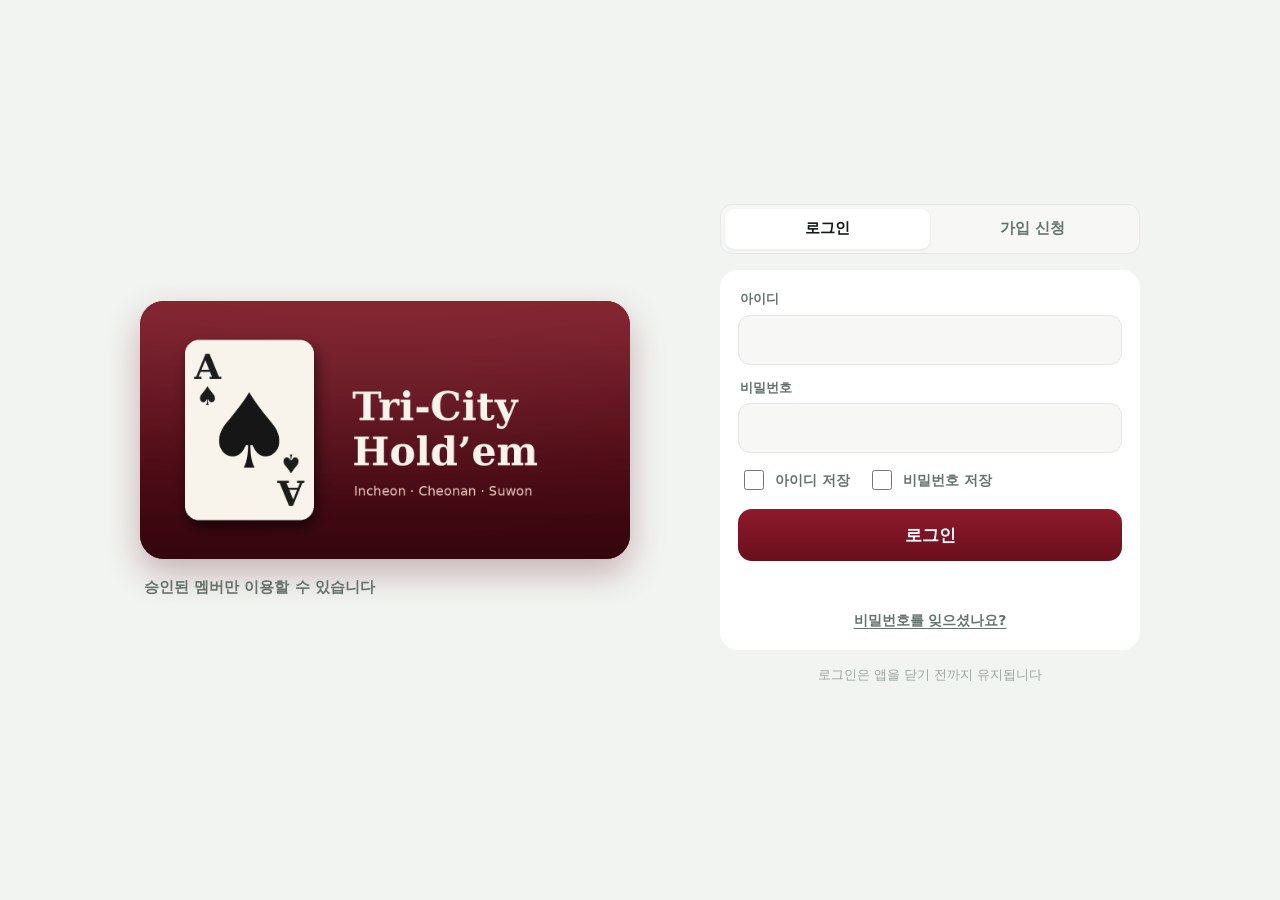
<file: record.html>
<!doctype html>
<html lang="ko">
<head>
<meta charset="utf-8">
<script>
/* 로그인 전이면 화면을 그리기 전에 바로 로그인 페이지로 이동 (메인 화면이 잠깐 보이는 현상 방지) */
(function () { try { if (!sessionStorage.getItem('holdem_token')) {
  var here = location.pathname.split('/').pop() || 'index.html';
  location.replace('login.html?next=' + encodeURIComponent(here + location.search + location.hash));
} } catch (e) {} })();
</script>
<meta name="description" content="Log and edit games for the Tri-City Hold’em.">
<meta property="og:type" content="website">
<meta property="og:site_name" content="Tri-City Hold’em">
<meta property="og:title" content="Record — Tri-City Hold’em">
<meta property="og:description" content="Log and edit games for the Tri-City Hold’em.">
<meta property="og:url" content="https://jaein84.github.io/Holdem/record.html">
<meta property="og:image" content="https://jaein84.github.io/Holdem/og-tricity.png">
<meta property="og:image:width" content="1200">
<meta property="og:image:height" content="630">
<meta name="twitter:card" content="summary_large_image">
<meta name="robots" content="noindex, nofollow">
<meta name="viewport" content="width=device-width, initial-scale=1, viewport-fit=cover">
<meta name="apple-mobile-web-app-capable" content="yes">
<meta name="mobile-web-app-capable" content="yes">
<link rel="manifest" href="manifest-record.webmanifest">
<meta name="apple-mobile-web-app-status-bar-style" content="black-translucent">
<meta name="apple-mobile-web-app-title" content="Record">
<meta name="theme-color" content="#F2F4F1" media="(prefers-color-scheme: light)">
<meta name="theme-color" content="#0A0D0B" media="(prefers-color-scheme: dark)">
<title>Record — Tri-City Hold’em</title>
<link rel="icon" type="image/png" href="record-icon.png">
<link rel="apple-touch-icon" href="record-icon.png">
<link rel="stylesheet" href="app.css?v=1">
<style>

body { padding-bottom: calc(150px + env(safe-area-inset-bottom, 0px)); }
.topline { display: flex; justify-content: space-between; align-items: center; padding-top: 10px; font-size: 14px; font-weight: 600; color: var(--sub); }
.topline a { color: var(--brand); text-decoration: none; font-weight: 700; }
:root[data-theme="dark"] .topline a { color: var(--gold); }
@media (prefers-color-scheme: dark) { :root:not([data-theme="light"]) .topline a { color: var(--gold); } }
.banner { background: color-mix(in srgb, var(--gold) 16%, var(--surface)); color: var(--ink); border-radius: 12px; padding: 10px 14px; font-size: 13.5px; margin: 10px 0 0; }
.title-row { display: flex; align-items: baseline; justify-content: space-between; }
.link-btn { border: 0; background: none; color: var(--warn); font-weight: 700; font-size: 15px; padding: 6px 0; }
.card { background: var(--surface); border-radius: 16px; padding: 4px 16px; margin-bottom: 14px; }
.field { display: flex; align-items: center; justify-content: space-between; gap: 12px; min-height: 52px; }
.field + .field { border-top: 1px solid var(--line); }
.field label, .field .lbl { font-weight: 600; }
input[type="date"], .text-in { border: 0; background: var(--surface-2); border-radius: 10px; padding: 8px 12px; font-size: 16px; font-weight: 600; min-width: 0; }
input[type="date"] { min-height: 38px; }
.wrap-pills { display: flex; flex-wrap: wrap; gap: 8px; padding: 12px 0 14px; }
.sec { font-size: 13px; color: var(--sub); font-weight: 600; margin: 20px 4px 8px; display: flex; justify-content: space-between; align-items: baseline; }
.sec button { border: 0; background: none; color: var(--sub); font-size: 13px; font-weight: 700; padding: 0; text-decoration: underline; text-underline-offset: 3px; }
.add-row { display: flex; gap: 8px; padding: 0 0 14px; }
.add-row .text-in { flex: 1; }
.btn { border: 0; border-radius: 12px; height: 44px; padding: 0 16px; font-weight: 700; font-size: 15px; background: var(--ink); color: var(--surface); }
.btn.ghost { background: var(--surface-2); color: var(--ink); }

/* 결과 입력 */
.res-row { display: grid; grid-template-columns: 1fr auto 112px; align-items: center; gap: 10px; min-height: 60px; }
.res-row + .res-row { border-top: 1px solid var(--line); }
.res-name { display: flex; align-items: center; gap: 8px; font-weight: 700; min-width: 0; }
.sign { display: inline-flex; background: var(--surface-2); border-radius: 10px; padding: 3px; }
.sign button { border: 0; background: none; width: 44px; height: 34px; border-radius: 8px; font-weight: 800; font-size: 14px; color: var(--faint); }
.sign button[aria-pressed="true"].p { background: var(--pos); color: #fff; }
.sign button[aria-pressed="true"].m { background: var(--neg); color: #fff; }
.amt { width: 100%; height: 42px; border: 0; border-radius: 10px; background: var(--surface-2); text-align: right; padding: 0 12px; font-size: 19px; font-weight: 800; }
.amt.p { color: var(--pos); } .amt.m { color: var(--neg); }
.amt::placeholder { color: var(--faint); font-weight: 500; font-size: 15px; }
.hint { color: var(--sub); font-size: 14px; padding: 16px 0; text-align: center; }

/* 하단 저장 바 */
.savebar { position: fixed; left: 0; right: 0; bottom: 0; z-index: 20; padding: 10px 16px calc(12px + env(safe-area-inset-bottom, 0px));
  background: var(--bar-bg); backdrop-filter: saturate(1.6) blur(18px); -webkit-backdrop-filter: saturate(1.6) blur(18px); border-top: 1px solid var(--line); }
.savebar-in { max-width: 448px; margin: 0 auto; }
.sum-line { display: flex; align-items: center; justify-content: space-between; gap: 10px; font-size: 14px; margin-bottom: 8px; min-height: 30px; }
.sum-line .msg { color: var(--sub); font-weight: 600; }
.sum-line .msg.ok { color: var(--brand); }
:root[data-theme="dark"] .sum-line .msg.ok { color: #4CC38A; }
@media (prefers-color-scheme: dark) { :root:not([data-theme="light"]) .sum-line .msg.ok { color: #4CC38A; } }
.sum-line .msg.bad { color: var(--warn); }
.sum-line .tot { font-weight: 800; font-size: 18px; }
.auto { border: 0; background: var(--surface-2); color: var(--ink); border-radius: 999px; height: 30px; padding: 0 12px; font-size: 13px; font-weight: 700; }
.save { width: 100%; height: 52px; border: 0; border-radius: 14px; font-size: 17px; font-weight: 800; background: var(--brand); color: #fff; }
.save:disabled { background: var(--line); color: var(--faint); }
.save.warn { background: var(--warn); }

/* 최근 기록 */
.rec { background: var(--surface); border-radius: 16px; padding: 12px 16px; margin-bottom: 10px; }
.rec-head { display: flex; align-items: center; gap: 8px; }
.rec-date { font-weight: 800; }
.rec-place { color: var(--sub); font-size: 13px; font-weight: 600; }
.rec-act { margin-left: auto; display: flex; gap: 6px; }
.rec-act button { border: 0; background: var(--surface-2); border-radius: 8px; height: 30px; padding: 0 10px; font-size: 13px; font-weight: 700; color: var(--ink); }
.rec-act button.del { color: var(--warn); }
.rec-res { display: flex; flex-wrap: wrap; gap: 4px 14px; margin-top: 6px; font-size: 14px; }
.rec-res span b { font-weight: 800; }
.rec.editing { outline: 2px solid var(--gold); }
.rec-by { margin-top: 6px; font-size: 12px; color: var(--faint); font-weight: 600; }
.sec select { font-size: 13px; font-weight: 600; padding: 4px 8px; border-radius: 8px; border: 1px solid var(--line); background: var(--surface); }
.more { width: 100%; margin-top: 2px; }
.foot { display: flex; justify-content: center; gap: 10px; margin: 24px 0 8px; }

/* 비밀번호 시트 */
.sheet { position: fixed; inset: 0; z-index: 40; display: grid; align-items: end; background: rgba(0,0,0,.45); }
.sheet[hidden] { display: none; }
.sheet-in { background: var(--surface); border-radius: 22px 22px 0 0; padding: 22px 20px calc(22px + env(safe-area-inset-bottom, 0px)); max-width: 480px; width: 100%; margin: 0 auto; }
.sheet h2 { margin: 0 0 4px; font-size: 21px; font-weight: 800; }
.sheet p { margin: 0 0 16px; color: var(--sub); font-size: 14px; }
.sheet .err { color: var(--warn); font-weight: 600; min-height: 20px; margin: 8px 0 0; }
.pin-in { width: 100%; height: 54px; border: 0; border-radius: 14px; background: var(--surface-2); font-size: 22px; font-weight: 800; letter-spacing: .18em; text-align: center; }
.sheet .save { margin-top: 12px; }

/* ===== 넓은 화면: 폴더블(펼침)·태블릿·PC ===== */
@media (min-width: 760px), (orientation: landscape) and (max-height: 500px) and (min-width: 600px) {
  body { padding-bottom: 40px; }
  .app { max-width: 1080px; padding: 0 32px; }
  .large-title { font-size: 36px; }
  .rec-grid { display: grid; grid-template-columns: minmax(0, 1fr) minmax(0, 1fr); gap: 32px; align-items: start; }
  .col-form { padding-bottom: 150px; }
  .col-list .sec:first-child { margin-top: 0; }
  .col-list { padding-top: 0; }
  .savebar { left: max(32px, calc(50% - 540px + 32px)); right: auto; width: min(calc(50% - 48px), calc((1080px - 64px - 32px) / 2));
    bottom: 16px; border: 1px solid var(--line); border-radius: 18px; padding: 12px 16px 14px; box-shadow: 0 10px 30px rgba(0,0,0,.12); }
  .savebar-in { max-width: none; }
  .toast { bottom: 140px; left: 50%; }
}
@media (min-width: 1200px) {
  .app { max-width: 1160px; }
  .savebar { left: calc(50% - 580px + 32px); width: calc((1160px - 64px - 32px) / 2); }
  .col-list #recent { display: grid; grid-template-columns: 1fr; }
}

.app { padding-left: max(16px, env(safe-area-inset-left, 0px)); padding-right: max(16px, env(safe-area-inset-right, 0px)); }
@media (min-width: 760px) and (min-height: 760px) {
  .col-form { position: sticky; top: calc(12px + env(safe-area-inset-top, 0px)); }
}
/* ===== 휴대폰 가로 모드: 저장 바를 한 줄로 줄여 입력 공간 확보 ===== */
@media (orientation: landscape) and (max-height: 500px) {
  .large-title { font-size: 26px; margin-top: 6px; }
  .col-form { padding-bottom: 90px; }
  .savebar { left: 0; right: 0; width: auto; bottom: 0; border-radius: 0; border-width: 1px 0 0; box-shadow: none;
    padding: 8px max(20px, env(safe-area-inset-right, 0px)) calc(8px + env(safe-area-inset-bottom, 0px)) max(20px, env(safe-area-inset-left, 0px)); }
  .savebar-in { display: flex; align-items: center; gap: 12px; max-width: 1080px; margin: 0 auto; }
  .sum-line { flex: 1; margin: 0; flex-wrap: wrap; gap: 4px 10px; }
  .save { width: auto; min-width: 150px; height: 46px; padding: 0 18px; }
  .toast { bottom: 80px; }
}

/* iOS 홈 화면 앱: 내용이 짧은 화면에서는 기기가 화면 높이를 상태표시줄만큼 짧게 계산해
   하단 탭바가 위로 떠 보이는 문제 → 문서를 항상 화면보다 조금 길게 만들어 정상 높이로 계산되게 함 */
body { min-height: calc(100vh + env(safe-area-inset-top, 0px) + 1px); min-height: calc(100lvh + env(safe-area-inset-top, 0px) + 1px); }

.amt-wrap { position: relative; display: block; }
.amt-wrap .amt { padding-right: 30px; }
.amt-u { position: absolute; right: 11px; top: 50%; transform: translateY(-50%); font-size: 13px; font-weight: 700; color: var(--sub); pointer-events: none; }

.draft-bar { display: flex; align-items: center; gap: 8px; flex-wrap: wrap; background: color-mix(in srgb, var(--gold) 16%, var(--surface)); border-radius: 14px; padding: 10px 12px; margin: 16px 0 0; font-size: 13.5px; font-weight: 700; }
.draft-bar span { flex: 1 1 100%; }
.draft-bar button { border: 0; border-radius: 10px; height: 34px; padding: 0 14px; font-weight: 800; font-size: 13.5px; background: var(--ink); color: var(--surface); }
.draft-bar button.ghost { background: var(--surface); color: var(--ink); }
.rsvp-import { display: block; width: 100%; margin: 14px 0 0; border: 1.5px dashed var(--line); background: var(--surface); border-radius: 14px; padding: 11px; font-size: 14px; font-weight: 700; color: var(--ink); }
.saved-note { font-size: 12px; color: var(--faint); font-weight: 600; }
</style>
</head>
<body>
<div class="app">
  <div class="topline"><span id="me-line">기록 관리</span><a id="dash-link" href="index.html">Dashboard ›</a></div>
  <div id="banner"></div>
  <div class="title-row"><h1 class="large-title" id="form-title">New Game</h1><button type="button" class="link-btn" id="cancel-edit" hidden>수정 취소</button></div>

  <div class="rec-grid"><div class="col-form">
  <div class="card">
    <div class="field"><label for="date">날짜</label><input type="date" id="date"></div>
    <div class="field"><span class="lbl">장소</span><input class="text-in" id="place-custom" placeholder="장소 이름" maxlength="20" hidden></div>
    <div class="wrap-pills" id="places" style="padding-top:0"></div>
  </div>

  <div class="draft-bar" id="draft-bar" hidden><span id="draft-text">작성 중이던 기록이 있습니다</span><button type="button" id="draft-load">이어서 작성</button><button type="button" class="ghost" id="draft-drop">버리기</button></div>
  <button type="button" class="rsvp-import" id="rsvp-import" hidden></button>
  <div class="sec"><span>참가자</span><button type="button" id="toggle-add">플레이어 추가</button></div>
  <div class="card">
    <div class="wrap-pills" id="players"></div>
    <div class="add-row" id="add-row" hidden><input class="text-in" id="new-name" placeholder="새 플레이어 이름" maxlength="12"><button type="button" class="btn" id="add-player">추가</button></div>
  </div>

  <div class="sec"><span>결과</span><span id="res-count"></span></div>
  <div class="card" id="results"></div>

  </div><div class="col-list">
  <div class="sec"><span>지난 기록</span><select id="rec-month" aria-label="월 선택"></select></div>
  <div id="recent"></div>
  <button type="button" class="btn ghost more" id="rec-more" hidden>더 보기</button>
  <div class="foot"><button type="button" class="btn ghost" id="backup">백업 파일 받기</button><button type="button" class="btn ghost" id="logout">로그아웃</button></div>
  </div></div>
</div>

<div class="savebar"><div class="savebar-in">
  <div class="sum-line"><span class="msg" id="sum-msg"></span><span id="sum-right"></span></div>
  <button type="button" class="save" id="save" disabled>경기 저장</button>
</div></div>

<div class="toast" id="toast"></div>

<script src="auth.js"></script>
<script src="common.js?v=1"></script>
<script>
const CONFIG = {
  DASHBOARD_URL: 'index.html',
  PLAYER_COLORS: ['#E0A100', '#0F9B8E', '#7B4FC9', '#E0662A', '#4F7A99', '#C2417F', '#3E9A45', '#8C6D3F'],
  DEFAULT_PLACES: ['천안', '인천', '수원']
};
const ME = Auth.require(['editor', 'admin']);

const today = () => { const d = new Date(); return `${d.getFullYear()}-${String(d.getMonth() + 1).padStart(2, '0')}-${String(d.getDate()).padStart(2, '0')}`; };
const colorOf = name => CONFIG.PLAYER_COLORS[Math.max(0, doc.players.indexOf(name)) % CONFIG.PLAYER_COLORS.length];

let doc = null, editId = null;
const form = { date: today(), place: '', custom: false, picked: [], vals: {} };

$('#logout').onclick = () => { if (confirm('로그아웃할까요?')) Auth.logout(); };

/* ===== 폼 렌더 ===== */
function places() {
  const cnt = {}; doc.sessions.forEach(s => { if (s.place) cnt[s.place] = (cnt[s.place] || 0) + 1; });
  const list = Object.keys(cnt).sort((a, b) => cnt[b] - cnt[a]);
  CONFIG.DEFAULT_PLACES.forEach(p => { if (!list.includes(p)) list.push(p); });
  return list;
}
function renderTop() {
  $('#form-title').textContent = editId ? 'Edit Game' : 'New Game';
  $('#cancel-edit').hidden = !editId;
  if (!fromDash) $('#cancel-edit').textContent = '수정 취소';
  $('#save').textContent = editId ? '수정 저장' : '경기 저장';
  $('#date').value = form.date;
  const pl = places();
  $('#places').innerHTML = pl.map(p => `<button type="button" class="pill" data-p="${esc(p)}" aria-pressed="${!form.custom && form.place === p}">${esc(p)}</button>`).join('')
    + `<button type="button" class="pill" data-p="" aria-pressed="${form.custom}">직접 입력</button>`;
  $('#place-custom').hidden = !form.custom;
  if (form.custom) $('#place-custom').value = form.place;
  $('#players').innerHTML = doc.players.map(p => `<button type="button" class="pill" data-p="${esc(p)}" aria-pressed="${form.picked.includes(p)}">${chip(colorOf(p))}${esc(p)}</button>`).join('');
}
function renderResults() {
  $('#res-count').textContent = form.picked.length ? `${form.picked.length}명` : '';
  if (!form.picked.length) { $('#results').innerHTML = `<p class="hint">참가자를 선택하면 금액 입력칸이 나타납니다</p>`; updateSum(); return; }
  $('#results').innerHTML = form.picked.map(p => {
    const v = form.vals[p], s = v.sign > 0 ? 'p' : 'm';
    return `<div class="res-row" data-p="${esc(p)}">
      <span class="res-name">${chip(colorOf(p))}${esc(p)}</span>
      <span class="sign" role="group" aria-label="${esc(p)} 이익 또는 손실">
        <button type="button" class="p" data-s="1" aria-pressed="${v.sign > 0}" aria-label="이익">＋</button>
        <button type="button" class="m" data-s="-1" aria-pressed="${v.sign < 0}" aria-label="손실">−</button></span>
      <span class="amt-wrap"><input class="amt ${s}" inputmode="numeric" pattern="[0-9]*" placeholder="금액" value="${v.amt}" aria-label="${esc(p)} 금액(만원)" maxlength="7"><span class="amt-u" aria-hidden="true">만</span></span>
    </div>`;
  }).join('');
  updateSum();
}
function totals() {
  const empty = form.picked.filter(p => form.vals[p].amt === '');
  const total = form.picked.reduce((a, p) => a + (form.vals[p].amt === '' ? 0 : form.vals[p].sign * Number(form.vals[p].amt)), 0);
  return { empty, total };
}
function updateSum() {
  const { empty, total } = totals(), msg = $('#sum-msg'), right = $('#sum-right'), btn = $('#save');
  btn.classList.remove('warn'); msg.className = 'msg'; right.innerHTML = '';
  if (form.picked.length < 2) { msg.textContent = '참가자를 2명 이상 선택하세요'; btn.disabled = true; return; }
  if (empty.length) {
    msg.textContent = `금액을 입력하세요 (${empty.length}명 남음)`; btn.disabled = true;
    if (empty.length === 1) right.innerHTML = `<button type="button" class="auto" id="autofill">${esc(empty[0])} 자동 계산</button>`;
    return;
  }
  btn.disabled = false;
  right.innerHTML = `<span class="tot ${tone(total)}">합계 ${signed(total)}</span>`;
  if (total === 0) { msg.textContent = '합계가 0으로 맞습니다'; msg.classList.add('ok'); }
  else { msg.textContent = '합계가 0이 아닙니다'; msg.classList.add('bad'); btn.classList.add('warn'); }
}

/* ===== 입력 중 임시 저장: 저장 순간 연결이 끊겨도 입력이 사라지지 않게 ===== */
const DRAFT_KEY = 'holdem_record_draft';
function hasInput() { return form.picked.length && form.picked.some(p => form.vals[p] && form.vals[p].amt !== ''); }
function saveDraft() {
  try { if (hasInput()) localStorage.setItem(DRAFT_KEY, JSON.stringify({ form, editId, savedAt: Date.now() })); else localStorage.removeItem(DRAFT_KEY); } catch (e) {}
}
function clearDraft() { try { localStorage.removeItem(DRAFT_KEY); } catch (e) {} $('#draft-bar').hidden = true; }
function offerDraft() {
  let d = null; try { d = JSON.parse(localStorage.getItem(DRAFT_KEY)); } catch (e) {}
  if (!d || !d.form || !d.form.picked || !d.form.picked.length) return;
  const t = new Date(d.savedAt), n = d.form.picked.length;
  $('#draft-text').textContent = `작성 중이던 기록이 있습니다 (${d.form.date.replace(/-/g, '.')} ${d.form.place || ''}, ${n}명, ${t.getMonth() + 1}/${t.getDate()} ${t.toTimeString().slice(0, 5)} 저장)`;
  $('#draft-bar').hidden = false;
  $('#draft-load').onclick = () => {
    Object.assign(form, d.form); editId = d.editId && doc && doc.sessions.some(x => x.id === d.editId) ? d.editId : null;
    renderTop(); renderResults(); renderRecent(); $('#draft-bar').hidden = true; toast('이어서 작성합니다');
  };
  $('#draft-drop').onclick = () => { if (confirm('작성 중이던 기록을 버릴까요?')) clearDraft(); };
}
['input', 'click', 'change'].forEach(ev => document.querySelector('.col-form').addEventListener(ev, () => setTimeout(saveDraft, 0)));

/* ===== 다음 모임 참석자 불러오기 ===== */
let EVENTS = null;
function offerRsvp() {
  const btn = $('#rsvp-import'); btn.hidden = true;
  if (!EVENTS || editId) return;
  const ev = [...(EVENTS.upcoming || []), ...(EVENTS.past || [])].find(e => e.date === form.date);
  if (!ev) return;
  const yes = ev.rsvps.filter(r => r.status === 'yes' && r.player && doc.players.includes(r.player)).map(r => r.player);
  if (!yes.length) return;
  btn.textContent = `📋 ${form.date.slice(5).replace('-', '/')} 모임 참석자 ${yes.length}명 불러오기 (${yes.join(', ')})`;
  btn.hidden = false;
  btn.onclick = () => {
    yes.forEach(p => { if (!form.picked.includes(p)) { form.picked.push(p); form.vals[p] = form.vals[p] || { sign: 1, amt: '' }; } });
    if (ev.place && !form.place) form.place = ev.place;
    if (ev.place && places().includes(ev.place)) { form.place = ev.place; form.custom = false; }
    renderTop(); renderResults(); btn.hidden = true; toast(`참석자 ${yes.length}명을 불러왔습니다`);
  };
}

/* ===== 폼 이벤트 ===== */
$('#date').onchange = e => { form.date = e.target.value; offerRsvp(); };
$('#places').onclick = e => {
  const b = e.target.closest('.pill'); if (!b) return;
  if (b.dataset.p) { form.place = b.dataset.p; form.custom = false; } else { form.custom = true; form.place = ''; }
  renderTop(); if (form.custom) $('#place-custom').focus();
};
$('#place-custom').oninput = e => { form.place = e.target.value.trim(); };
$('#players').onclick = e => {
  const b = e.target.closest('.pill'); if (!b) return;
  const p = b.dataset.p;
  if (form.picked.includes(p)) form.picked = form.picked.filter(x => x !== p);
  else { form.picked.push(p); form.vals[p] = form.vals[p] || { sign: 1, amt: '' }; }
  renderTop(); renderResults();
};
$('#results').addEventListener('click', e => {
  const b = e.target.closest('.sign button'); if (!b) return;
  const p = b.closest('.res-row').dataset.p; form.vals[p].sign = Number(b.dataset.s);
  renderResults();
});
$('#results').addEventListener('input', e => {
  if (!e.target.classList.contains('amt')) return;
  const clean = e.target.value.replace(/\D/g, '').replace(/^0+(?=\d)/, '').slice(0, 7);
  if (clean !== e.target.value) e.target.value = clean;
  form.vals[e.target.closest('.res-row').dataset.p].amt = clean;
  updateSum();
});
$('#sum-right').addEventListener('click', e => {
  if (e.target.id !== 'autofill') return;
  const { empty, total } = totals(); const p = empty[0];
  form.vals[p] = { sign: total > 0 ? -1 : 1, amt: String(Math.abs(total)) };
  renderResults();
});
$('#toggle-add').onclick = () => { $('#add-row').hidden = !$('#add-row').hidden; if (!$('#add-row').hidden) $('#new-name').focus(); };
$('#add-player').onclick = async () => {
  const name = $('#new-name').value.trim(); if (!name) return;
  try { doc = await api('POST', '/api/players', { name }); $('#new-name').value = ''; $('#add-row').hidden = true; toast(`${name} 추가했습니다`); renderTop(); }
  catch (e) { toast(e.message); }
};

/* ===== 저장 ===== */
$('#save').onclick = async () => {
  const { total } = totals();
  if (total !== 0 && !confirm(`합계가 ${signedT(total)}만입니다. 그래도 저장할까요?`)) return;
  if (!form.date) { toast('날짜를 선택하세요'); return; }
  if (!form.place) { toast('장소를 선택하거나 입력하세요'); return; }
  const dup = doc.sessions.find(x => x.id !== editId && x.date === form.date && x.place === form.place);
  if (dup && !confirm(`${form.date.replace(/-/g, '.')} ${form.place} 경기가 이미 등록되어 있습니다. 같은 날 다른 판이면 계속 저장하세요.`)) return;
  const res = Object.fromEntries(form.picked.map(p => [p, form.vals[p].sign * Number(form.vals[p].amt)]));
  const body = { date: form.date, place: form.place, res };
  const btn = $('#save'); btn.disabled = true; btn.textContent = '저장 중…';
  try {
    doc = editId ? await api('PUT', '/api/sessions/' + editId, body) : await api('POST', '/api/sessions', body);
    toast(editId ? '수정했습니다' : '저장했습니다');
    clearDraft();
    const back = fromDash && editId, wasEdit = !!editId;
    resetForm(!wasEdit);
    if (back) { fromDash = false; setTimeout(() => { location.href = CONFIG.DASHBOARD_URL + '#games'; }, 700); }
  } catch (e) { saveDraft(); toast(`저장하지 못했습니다: ${e.message} 입력 내용은 이 기기에 보관해 두었습니다.`); renderTop(); updateSum(); }
};
function resetForm(keepPlayers) {
  editId = null;
  if (keepPlayers) form.picked.forEach(p => { form.vals[p] = { sign: 1, amt: '' }; });
  else { form.picked = []; form.vals = {}; }
  renderTop(); renderResults(); renderRecent();
}
$('#cancel-edit').onclick = () => {
  clearDraft();
  if (fromDash) { location.href = CONFIG.DASHBOARD_URL + '#games'; return; }
  form.date = today(); resetForm();
};

/* ===== 지난 기록 (월 선택 + 더 보기) ===== */
const PAGE = 15;
let recLimit = PAGE, recMonth = '';
function renderRecent() {
  const all = doc.sessions.slice().sort((a, b) => b.date.localeCompare(a.date) || b.id.localeCompare(a.id));
  const months = [...new Set(all.map(s => s.date.slice(0, 7)))];
  if (recMonth && !months.includes(recMonth)) recMonth = '';
  $('#rec-month').innerHTML = `<option value="">전체 ${all.length}경기</option>` +
    months.map(m => `<option value="${m}">${m.slice(0, 4)}년 ${Number(m.slice(5))}월</option>`).join('');
  $('#rec-month').value = recMonth;
  const filtered = recMonth ? all.filter(s => s.date.startsWith(recMonth)) : all;
  const list = recMonth ? filtered : filtered.slice(0, recLimit);
  const more = $('#rec-more');
  more.hidden = !!recMonth || filtered.length <= recLimit;
  more.textContent = `더 보기 (${filtered.length - list.length}경기 남음)`;
  if (!list.length) { $('#recent').innerHTML = `<p class="hint">아직 기록이 없습니다. 위에서 첫 경기를 등록하세요.</p>`; return; }
  $('#recent').innerHTML = list.map(s => {
    const [y, m, d] = s.date.split('-').map(Number), dow = DOW[new Date(y, m - 1, d).getDay()];
    const res = Object.entries(s.res).sort((a, b) => b[1] - a[1]);
    return `<div class="rec${s.id === editId ? ' editing' : ''}" data-id="${s.id}">
      <div class="rec-head"><span class="rec-date">${String(y).slice(2)}.${String(m).padStart(2, '0')}.${String(d).padStart(2, '0')} (${dow})</span><span class="rec-place">${esc(s.place)}</span>
        <span class="rec-act"><button type="button" data-a="edit">수정</button><button type="button" class="del" data-a="del">삭제</button></span></div>
      <div class="rec-res">${res.map(([p, v]) => `<span>${esc(p)} <b class="${tone(v)}">${signed(v)}</b></span>`).join('')}</div>
      ${s.updated ? `<div class="rec-by">${s.created && s.created.at !== s.updated.at ? '수정' : '등록'} ${esc(s.updated.byName)}, ${s.updated.at.slice(5, 10).replace('-', '.')} ${new Date(s.updated.at).toTimeString().slice(0, 5)}</div>` : ''}</div>`;
  }).join('');
}
$('#rec-month').onchange = e => { recMonth = e.target.value; recLimit = PAGE; renderRecent(); };
$('#rec-more').onclick = () => { recLimit += PAGE; renderRecent(); };
$('#recent').addEventListener('click', async e => {
  const b = e.target.closest('button[data-a]'); if (!b) return;
  const id = b.closest('.rec').dataset.id, s = doc.sessions.find(x => x.id === id);
  if (b.dataset.a === 'edit') {
    fromDash = false; startEdit(id);
  } else if (confirm(`${s.date.replace(/-/g, '.')} ${s.place} 경기를 삭제할까요? 되돌릴 수 없습니다.`)) {
    try { doc = await api('DELETE', '/api/sessions/' + id); if (editId === id) resetForm(); else renderRecent(); toast('삭제했습니다'); }
    catch (err) { toast(err.message); }
  }
});

/* ===== 수정 모드 진입 (목록 또는 대시보드에서) ===== */
let fromDash = false;
function startEdit(id) {
  const s = doc.sessions.find(x => x.id === id);
  if (!s) { toast('해당 경기를 찾을 수 없습니다'); return false; }
  editId = id; form.date = s.date; form.place = s.place;
  form.custom = !places().includes(s.place) && !!s.place;
  form.picked = Object.keys(s.res);
  form.vals = Object.fromEntries(Object.entries(s.res).map(([p, v]) => [p, { sign: v < 0 ? -1 : 1, amt: String(Math.abs(v)) }]));
  renderTop(); renderResults(); renderRecent(); window.scrollTo({ top: 0, behavior: 'smooth' });
  return true;
}

/* ===== 백업 ===== */
$('#backup').onclick = () => {
  const blob = new Blob([JSON.stringify(doc, null, 2)], { type: 'application/json' });
  const a = document.createElement('a'); a.href = URL.createObjectURL(blob); a.download = `holdem-backup-${today()}.json`;
  document.body.appendChild(a); a.click(); a.remove(); setTimeout(() => URL.revokeObjectURL(a.href), 1000);
};

/* ===== 시작 ===== */
(async function init() {
  $('#dash-link').href = CONFIG.DASHBOARD_URL;
  if (!ME) return;
  if (ME.denied) {
    document.querySelector('.rec-grid').innerHTML = `<p class="hint">${esc(ME.name)}님은 조회 권한만 있습니다. 기록 권한이 필요하면 관리자에게 요청하세요.</p>`;
    document.querySelector('.savebar').hidden = true; $('#form-title').textContent = 'New Game'; return;
  }
  $('#me-line').textContent = `${ME.name}님`;
  try { [doc, EVENTS] = await Promise.all([api('GET', '/api/data'), api('GET', '/api/events').catch(() => null)]); }
  catch (e) { $('#results').innerHTML = `<p class="hint">기록을 불러오지 못했습니다. ${esc(e.message)}</p>`; offerDraft(); return; }
  const pl = places(); form.place = pl[0] || '';
  renderTop(); renderResults(); renderRecent();
  offerDraft(); offerRsvp();
  const want = new URLSearchParams(location.search).get('edit');
  if (want) {
    if (startEdit(want)) { fromDash = true; $('#cancel-edit').textContent = '취소하고 돌아가기'; }
    try { history.replaceState(null, '', location.pathname); } catch (e) {}
  }
})();
</script>
</body>
</html>
</file>
<file: app.css>
/* =====================================================================
   Tri-City Hold'em 공통 스타일 (모든 페이지가 함께 사용)
   - 색·글꼴·간격 같은 기본값과 공통 부품은 여기서만 고치면 전 페이지에 반영됩니다.
   - 이 파일을 고친 뒤에는 각 HTML의 <link href="app.css?v=숫자"> 숫자를 하나 올려 주세요 (캐시 갱신).
   ===================================================================== */

:root {
  --bg: #F2F4F1; --surface: #FFFFFF; --surface-2: #F7F8F6; --ink: #111A15; --sub: #66736C; --faint: #9AA59F; --line: #E3E8E4;
  --brand: #0F5A3F; --brand-2: #0A3F2C; --gold: #B8892B; --pos: #DC3B30; --neg: #2563EB; --warn: #D93A2F; --zero: #9AA59F;
  --bar-bg: rgba(255,255,255,.86);
  --font: "Pretendard Variable", Pretendard, -apple-system, BlinkMacSystemFont, "Apple SD Gothic Neo", system-ui, sans-serif;
  color-scheme: light;
}
@media (prefers-color-scheme: dark) {
  :root:not([data-theme="light"]) {
    --bg: #0A0D0B; --surface: #141916; --surface-2: #1A201C; --ink: #EEF2EF; --sub: #93A099; --faint: #66736C; --line: #242B27;
    --brand: #145F44; --brand-2: #0B3A29; --gold: #DDB65C; --pos: #FF6F64; --neg: #6EA1FF; --warn: #FF7468; --zero: #6E7A74;
    --bar-bg: rgba(20,25,22,.86);
    color-scheme: dark;
  }
}
:root[data-theme="dark"] {
  --bg: #0A0D0B; --surface: #141916; --surface-2: #1A201C; --ink: #EEF2EF; --sub: #93A099; --faint: #66736C; --line: #242B27;
  --brand: #145F44; --brand-2: #0B3A29; --gold: #DDB65C; --pos: #FF6F64; --neg: #6EA1FF; --warn: #FF7468; --zero: #6E7A74;
  --bar-bg: rgba(20,25,22,.86);
  color-scheme: dark;
}
* { box-sizing: border-box; -webkit-tap-highlight-color: transparent; }
[hidden] { display: none !important; }
:root { padding-top: env(safe-area-inset-top, 0px); padding-bottom: env(safe-area-inset-bottom, 0px); }
html { scroll-padding-top: env(safe-area-inset-top, 0px); }
body { margin: 0; background: var(--bg); color: var(--ink); font-family: var(--font); font-size: 16px; line-height: 1.45; -webkit-font-smoothing: antialiased; font-feature-settings: "tnum"; }
button, input, select { font: inherit; color: inherit; }
button { cursor: pointer; }
:focus-visible { outline: 2px solid var(--gold); outline-offset: 2px; border-radius: 6px; }
.pos { color: var(--pos); } .neg { color: var(--neg); } .zero { color: var(--zero); }
.chip { width: 12px; height: 12px; border-radius: 50%; flex: none; display: inline-block; background: var(--c);
  box-shadow: inset 0 0 0 2px rgba(255,255,255,.92), inset 0 0 0 4px var(--c); }
.app { max-width: 480px; margin: 0 auto; padding: 0 16px; }
.large-title { font-size: 30px; font-weight: 800; letter-spacing: -.02em; margin: 14px 0 2px; }
.caption { color: var(--sub); font-size: 14px; margin: 0 0 18px; }
.group { background: var(--surface); border-radius: 16px; overflow: hidden; margin-bottom: 18px; }
.group-title { font-size: 13px; color: var(--sub); font-weight: 600; margin: 22px 4px 8px; }
.scroller { display: flex; gap: 8px; overflow-x: auto; scrollbar-width: none; margin: 0 -16px 14px; padding: 2px 16px; }
.scroller::-webkit-scrollbar { display: none; }
.pill { flex: none; display: inline-flex; align-items: center; gap: 6px; height: 34px; padding: 0 14px; border-radius: 999px; border: 1px solid var(--line); background: var(--surface); font-size: 14px; font-weight: 600; color: var(--sub); }
.pill[aria-pressed="true"] { background: var(--ink); border-color: var(--ink); color: var(--surface); }
.toast { position: fixed; left: 50%; bottom: calc(96px + env(safe-area-inset-bottom, 0px)); transform: translateX(-50%) translateY(12px); background: var(--ink); color: var(--surface); padding: 10px 16px; border-radius: 12px; font-size: 14px; font-weight: 600; opacity: 0; pointer-events: none; transition: .2s; z-index: 50; white-space: nowrap; }
.toast.on { opacity: 1; transform: translateX(-50%); }
@media (prefers-reduced-motion: reduce) { * { transition: none !important; animation: none !important; } }

/* 아이폰 가로 모드 글자 자동 확대 방지 */
html { -webkit-text-size-adjust: 100%; text-size-adjust: 100%; }

/* 금액 단위 '만' */
.u { font-size: .62em; font-weight: 700; margin-left: 1px; letter-spacing: 0; vertical-align: baseline; }
</file>
